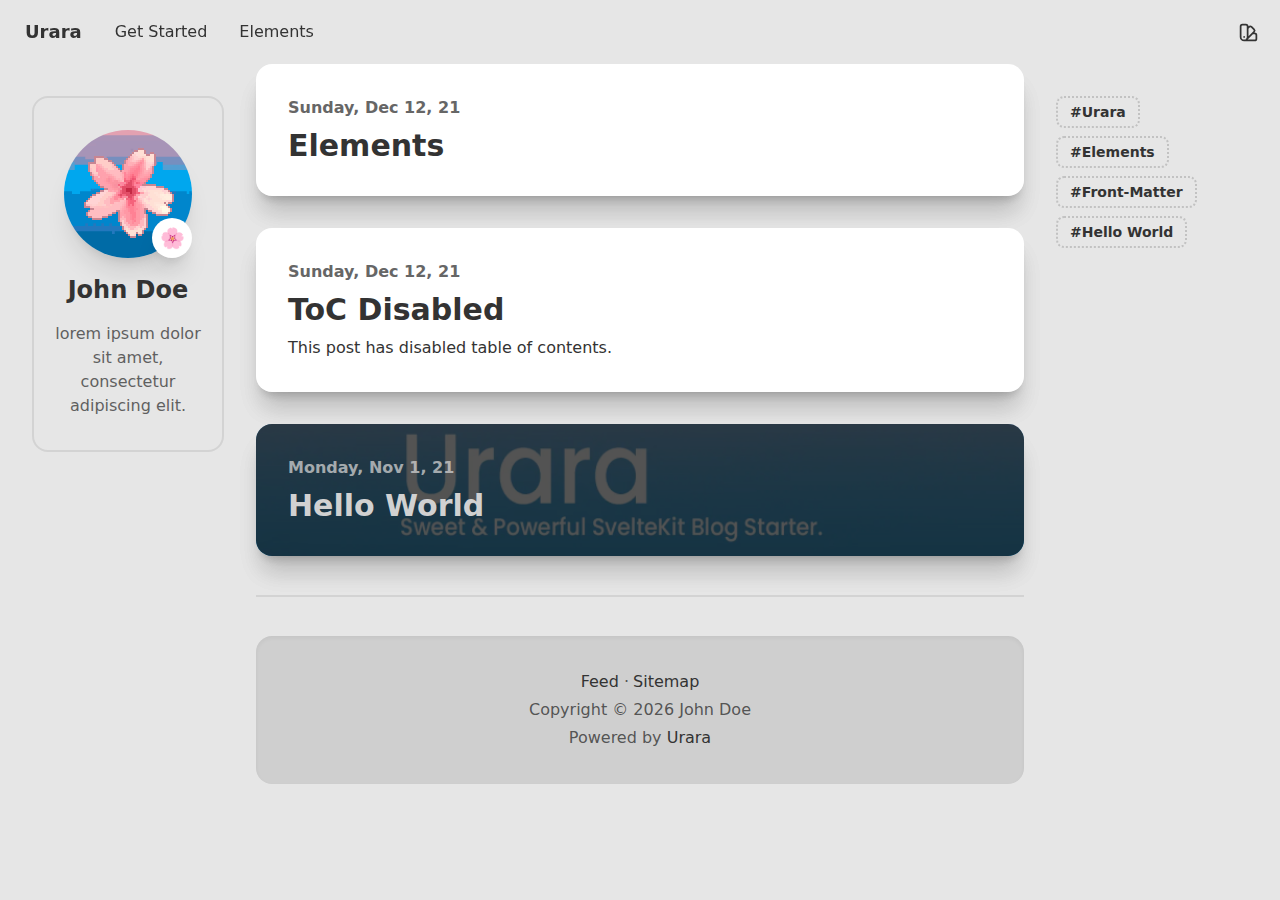
<file: index.html>
<!DOCTYPE html>
<html lang="en-US">
  <head prefix="og: https://ogp.me/ns#">
    <meta charset="utf-8" />
    <meta name="generator" content="gh:importantimport/urara" />
    <meta name="viewport" content="width=device-width, initial-scale=1" />
    <link rel="manifest" crossorigin="use-credentials" href="/manifest.webmanifest" />
    <link rel="alternate" type="application/feed+json" href="/feed.json" />
    <link rel="alternate" type="application/atom+xml" href="/atom.xml" />
    <link rel="sitemap" type="application/xml" href="/sitemap.xml" />
    <meta http-equiv="content-security-policy" content="">
		<link href="./_app/immutable/assets/_layout.383e52f0.css" rel="stylesheet">
		<link href="./_app/immutable/assets/posts.2fa35b3e.css" rel="stylesheet">
		<link rel="modulepreload" href="./_app/immutable/entry/start.35391840.js">
		<link rel="modulepreload" href="./_app/immutable/chunks/index.fa95ab18.js">
		<link rel="modulepreload" href="./_app/immutable/chunks/singletons.ce8b3074.js">
		<link rel="modulepreload" href="./_app/immutable/chunks/index.ac2ca6be.js">
		<link rel="modulepreload" href="./_app/immutable/entry/app.18f10294.js">
		<link rel="modulepreload" href="./_app/immutable/chunks/preload-helper.41c905a7.js">
		<link rel="modulepreload" href="./_app/immutable/entry/_layout.svelte.ae1e7adf.js">
		<link rel="modulepreload" href="./_app/immutable/chunks/posts.9bf54a43.js">
		<link rel="modulepreload" href="./_app/immutable/chunks/icon.c348f8dd.js">
		<link rel="modulepreload" href="./_app/immutable/entry/_layout.ts.cccaddcc.js">
		<link rel="modulepreload" href="./_app/immutable/chunks/_layout.e59680bc.js">
		<link rel="modulepreload" href="./_app/immutable/entry/_page.svelte.b894a23b.js">
		<link rel="modulepreload" href="./_app/immutable/chunks/stores.52d152f3.js">
		<link rel="modulepreload" href="./_app/immutable/chunks/footer.77a085ba.js"><title>Urara - Sweet &amp; Powerful SvelteKit Blog Template</title><!-- HEAD_svelte-1592q3p_START --><!-- HEAD_svelte-1592q3p_END --><!-- HEAD_svelte-1kxdj3d_START --><link rel="shortcut icon" href="https://urara-demo.netlify.app/favicon.png" sizes="48x48" type="image/png"><link rel="apple-touch-icon" href="https://urara-demo.netlify.app/assets/any@180.png" sizes="180x180" type="image/png"><link rel="icon" href="https://urara-demo.netlify.app/assets/any@192.png" sizes="192x192" type="image/png"><!-- HEAD_svelte-1kxdj3d_END --><!-- HEAD_svelte-1g590ms_START --><meta name="theme-color"><!-- HEAD_svelte-1g590ms_END --><!-- HEAD_svelte-abrfj_START --><meta name="author" content="John Doe"><meta name="description" content="Powered by SvelteKit/Urara">
    <meta name="keywords">
    
      <link rel="canonical" href="https://urara-demo.netlify.app"><!-- HEAD_svelte-abrfj_END --><!-- HEAD_svelte-1y1uq0g_START --><meta property="og:site_name" content="Urara"><meta property="og:locale" content="en-US"><meta property="og:type" content="website">
    <meta property="og:image" content="https://urara-demo.netlify.app/assets/maskable@512.png">
    <meta property="og:description" content="Powered by SvelteKit/Urara">
    <meta property="og:title" content="Urara">
      <meta property="og:url" content="https://urara-demo.netlify.app"><!-- HEAD_svelte-1y1uq0g_END -->
  </head>
  <body itemscope itemtype="https://schema.org/WebPage">
    <div style="display: contents">










<header id="header" class="fixed z-50 w-screen transition-all duration-500 ease-in-out border-b-2 border-transparent max-h-[4.125rem] false"><div class="navbar"><div class="navbar-start">

<div class="dropdown lg:hidden"><label for="navbar-dropdown" tabindex="0" class="btn btn-square btn-ghost"><span class="i-heroicons-outline-menu-alt-1"></span></label>
  <ul id="navbar-dropdown" tabindex="0" class="menu menu-compact dropdown-content bg-base-100 text-base-content shadow-lg rounded-box min-w-max max-w-52 p-2"><li><a href="/hello-world">Get Started</a>
        </li><li><a href="/hello-world/elements">Elements</a>
        </li></ul></div>
<div class="swap order-last hidden lg:inline-grid"><button class="swap-on btn btn-ghost text-base font-normal normal-case transition-all duration-200 hidden">[object Object]</button>
  <ul class="swap-off menu menu-horizontal p-0"><li><a class="!rounded-btn" href="/hello-world">Get Started</a>
        </li><li><a class="!rounded-btn" href="/hello-world/elements">Elements</a>
        </li></ul></div>
        <a href="/" class="btn btn-ghost normal-case text-lg">Urara</a></div>
      <div class="navbar-end">
        <div id="change-theme" class="dropdown dropdown-end">
          
          <div tabindex="0" class="btn btn-square btn-ghost"><span class="i-heroicons-outline-color-swatch"></span></div>
          
          
          <ul tabindex="0" class="flex flex-nowrap shadow-2xl menu dropdown-content bg-base-100 text-base-content rounded-box w-52 p-2 gap-2 overflow-y-auto max-h-[21.5rem]"><button data-theme="cmyk" class="btn btn-ghost w-full hover:bg-primary group rounded-lg flex bg-base-100 p-2 transition-all"><p class="flex-1 text-left text-base-content group-hover:text-primary-content transition-color">🖨 Light</p>
                <div class="grid grid-cols-4 gap-0.5 m-auto"><div class="bg-primary w-1 h-4 rounded-btn"></div><div class="bg-secondary w-1 h-4 rounded-btn"></div><div class="bg-accent w-1 h-4 rounded-btn"></div><div class="bg-neutral w-1 h-4 rounded-btn"></div></div>
              </button><button data-theme="dracula" class="btn btn-ghost w-full hover:bg-primary group rounded-lg flex bg-base-100 p-2 transition-all"><p class="flex-1 text-left text-base-content group-hover:text-primary-content transition-color">🧛 Dark</p>
                <div class="grid grid-cols-4 gap-0.5 m-auto"><div class="bg-primary w-1 h-4 rounded-btn"></div><div class="bg-secondary w-1 h-4 rounded-btn"></div><div class="bg-accent w-1 h-4 rounded-btn"></div><div class="bg-neutral w-1 h-4 rounded-btn"></div></div>
              </button><button data-theme="valentine" class="btn btn-ghost w-full hover:bg-primary group rounded-lg flex bg-base-100 p-2 transition-all"><p class="flex-1 text-left text-base-content group-hover:text-primary-content transition-color">🌸 Valentine</p>
                <div class="grid grid-cols-4 gap-0.5 m-auto"><div class="bg-primary w-1 h-4 rounded-btn"></div><div class="bg-secondary w-1 h-4 rounded-btn"></div><div class="bg-accent w-1 h-4 rounded-btn"></div><div class="bg-neutral w-1 h-4 rounded-btn"></div></div>
              </button><button data-theme="aqua" class="btn btn-ghost w-full hover:bg-primary group rounded-lg flex bg-base-100 p-2 transition-all"><p class="flex-1 text-left text-base-content group-hover:text-primary-content transition-color">💦 Aqua</p>
                <div class="grid grid-cols-4 gap-0.5 m-auto"><div class="bg-primary w-1 h-4 rounded-btn"></div><div class="bg-secondary w-1 h-4 rounded-btn"></div><div class="bg-accent w-1 h-4 rounded-btn"></div><div class="bg-neutral w-1 h-4 rounded-btn"></div></div>
              </button><button data-theme="synthwave" class="btn btn-ghost w-full hover:bg-primary group rounded-lg flex bg-base-100 p-2 transition-all"><p class="flex-1 text-left text-base-content group-hover:text-primary-content transition-color">🌃 Synthwave</p>
                <div class="grid grid-cols-4 gap-0.5 m-auto"><div class="bg-primary w-1 h-4 rounded-btn"></div><div class="bg-secondary w-1 h-4 rounded-btn"></div><div class="bg-accent w-1 h-4 rounded-btn"></div><div class="bg-neutral w-1 h-4 rounded-btn"></div></div>
              </button><button data-theme="night" class="btn btn-ghost w-full hover:bg-primary group rounded-lg flex bg-base-100 p-2 transition-all"><p class="flex-1 text-left text-base-content group-hover:text-primary-content transition-color">🌃 Night</p>
                <div class="grid grid-cols-4 gap-0.5 m-auto"><div class="bg-primary w-1 h-4 rounded-btn"></div><div class="bg-secondary w-1 h-4 rounded-btn"></div><div class="bg-accent w-1 h-4 rounded-btn"></div><div class="bg-neutral w-1 h-4 rounded-btn"></div></div>
              </button><button data-theme="lofi" class="btn btn-ghost w-full hover:bg-primary group rounded-lg flex bg-base-100 p-2 transition-all"><p class="flex-1 text-left text-base-content group-hover:text-primary-content transition-color">🎶 Lo-Fi</p>
                <div class="grid grid-cols-4 gap-0.5 m-auto"><div class="bg-primary w-1 h-4 rounded-btn"></div><div class="bg-secondary w-1 h-4 rounded-btn"></div><div class="bg-accent w-1 h-4 rounded-btn"></div><div class="bg-neutral w-1 h-4 rounded-btn"></div></div>
              </button><button data-theme="lemonade" class="btn btn-ghost w-full hover:bg-primary group rounded-lg flex bg-base-100 p-2 transition-all"><p class="flex-1 text-left text-base-content group-hover:text-primary-content transition-color">🍋 Lemonade</p>
                <div class="grid grid-cols-4 gap-0.5 m-auto"><div class="bg-primary w-1 h-4 rounded-btn"></div><div class="bg-secondary w-1 h-4 rounded-btn"></div><div class="bg-accent w-1 h-4 rounded-btn"></div><div class="bg-neutral w-1 h-4 rounded-btn"></div></div>
              </button><button data-theme="cupcake" class="btn btn-ghost w-full hover:bg-primary group rounded-lg flex bg-base-100 p-2 transition-all"><p class="flex-1 text-left text-base-content group-hover:text-primary-content transition-color">🧁 Cupcake</p>
                <div class="grid grid-cols-4 gap-0.5 m-auto"><div class="bg-primary w-1 h-4 rounded-btn"></div><div class="bg-secondary w-1 h-4 rounded-btn"></div><div class="bg-accent w-1 h-4 rounded-btn"></div><div class="bg-neutral w-1 h-4 rounded-btn"></div></div>
              </button><button data-theme="garden" class="btn btn-ghost w-full hover:bg-primary group rounded-lg flex bg-base-100 p-2 transition-all"><p class="flex-1 text-left text-base-content group-hover:text-primary-content transition-color">🏡 Garden</p>
                <div class="grid grid-cols-4 gap-0.5 m-auto"><div class="bg-primary w-1 h-4 rounded-btn"></div><div class="bg-secondary w-1 h-4 rounded-btn"></div><div class="bg-accent w-1 h-4 rounded-btn"></div><div class="bg-neutral w-1 h-4 rounded-btn"></div></div>
              </button><button data-theme="retro" class="btn btn-ghost w-full hover:bg-primary group rounded-lg flex bg-base-100 p-2 transition-all"><p class="flex-1 text-left text-base-content group-hover:text-primary-content transition-color">🌇 Retro</p>
                <div class="grid grid-cols-4 gap-0.5 m-auto"><div class="bg-primary w-1 h-4 rounded-btn"></div><div class="bg-secondary w-1 h-4 rounded-btn"></div><div class="bg-accent w-1 h-4 rounded-btn"></div><div class="bg-neutral w-1 h-4 rounded-btn"></div></div>
              </button><button data-theme="black" class="btn btn-ghost w-full hover:bg-primary group rounded-lg flex bg-base-100 p-2 transition-all"><p class="flex-1 text-left text-base-content group-hover:text-primary-content transition-color">🖤 Black</p>
                <div class="grid grid-cols-4 gap-0.5 m-auto"><div class="bg-primary w-1 h-4 rounded-btn"></div><div class="bg-secondary w-1 h-4 rounded-btn"></div><div class="bg-accent w-1 h-4 rounded-btn"></div><div class="bg-neutral w-1 h-4 rounded-btn"></div></div>
              </button></ul></div></div></div></header>

<button id="totop" aria-label="scroll to top" class="fixed grid group btn btn-circle btn-lg border-none backdrop-blur bottom-6 right-6 z-50 duration-500 ease-in-out btn-ghost bg-base-100/30 md:bg-base-200/30 translate-y-24"><div class="radial-progress text-accent transition-all duration-500 ease-in-out group-hover:text-accent-focus col-start-1 row-start-1" style="--size:4rem; --thickness: 0.25rem; --value:undefined;"></div>
  <div class="border-4 border-base-content/10 group-hover:border-transparent col-start-1 row-start-1 rounded-full w-full h-full p-4 grid duration-500 ease-in-out"><span class="i-heroicons-solid-chevron-up !w-6 !h-6"></span></div></button>

<div class="bg-base-100 md:bg-base-200 min-h-screen pt-16 md:pb-8 lg:pb-16">



<div class="flex flex-col flex-nowrap justify-center xl:flex-row xl:flex-wrap h-feed"><div class="flex-1 w-full max-w-screen-md order-first mx-auto xl:mr-0 xl:ml-8 xl:max-w-md"><div class="h-card flex flex-col gap-4 sticky top-24 card card-body p-4 items-right xl:border-2 xl:py-8 border-base-content/10 xl:ml-auto xl:mr-8 xl:max-w-xs"><a href="https://urara-demo.netlify.app" class="hidden u-url u-uid">John Doe</a>
  <figure class="relative mx-auto group"><img class="u-photo rounded-full shadow-xl hover:shadow-2xl transition-shadow z-10 w-24 h-24 md:w-32 md:h-32" src="/assets/maskable@512.png" alt="John Doe">
    <div class="absolute z-20 rounded-full w-8 h-8 md:w-10 md:h-10 bottom-0 right-0 bg-base-100 shadow-xl text-lg md:text-xl text-center py-0.5 md:py-1.5">🌸</div></figure>
  <div class="text-center flex flex-col gap-2"><h2 class="text-2xl font-bold mt-0 mb-2 p-name">John Doe</h2>
    <p class="opacity-75 p-note"><!-- HTML_TAG_START -->lorem ipsum dolor sit amet, consectetur adipiscing elit.<!-- HTML_TAG_END --></p>
    </div></div></div>
  <div class="flex-1 w-full max-w-screen-md xl:order-last mx-auto xl:ml-0 xl:mr-8 xl:max-w-md"><div class="flex xl:flex-wrap gap-2 overflow-x-auto xl:overflow-x-hidden overflow-y-hidden max-h-24 my-auto xl:max-h-fit max-w-fit xl:max-w-full pl-8 md:px-0 xl:pl-8 xl:pt-8"><button id="Urara" class="btn btn-sm btn-ghost normal-case border-dotted border-base-content/20 border-2 mt-4 mb-8 xl:m-0">#Urara
          </button><button id="Elements" class="btn btn-sm btn-ghost normal-case border-dotted border-base-content/20 border-2 mt-4 mb-8 xl:m-0">#Elements
          </button><button id="Front-Matter" class="btn btn-sm btn-ghost normal-case border-dotted border-base-content/20 border-2 mt-4 mb-8 xl:m-0">#Front-Matter
          </button><button id="Hello World" class="btn btn-sm btn-ghost normal-case border-dotted border-base-content/20 border-2 mt-4 mb-8 xl:m-0">#Hello World
          </button></div></div>
  <div class="flex-none w-full max-w-screen-md mx-auto xl:mx-0">
      
      <main class="flex flex-col relative bg-base-100 md:bg-transparent md:gap-8 z-10" itemprop="mainEntityOfPage" itemscope itemtype="https://schema.org/Blog">
          
          <div class="rounded-box transition-all duration-500 ease-in-out hover:z-30 hover:shadow-lg md:shadow-xl md:hover:shadow-2xl md:hover:-translate-y-0.5"><article itemscope itemtype="https://schema.org/BlogPosting" itemprop="blogPost" class="h-entry card bg-base-100 rounded-none md:rounded-box md:shadow-xl overflow-hidden z-10   group">
  
  
  <div class="card-body gap-0 "><div class="flex flex-col gap-2">
      <div class="flex font-semibold gap-1.5"><a rel="author" class="opacity-75 hover:opacity-100 hover:text-primary duration-500 ease-in-out p-author h-card hidden" href="https://urara-demo.netlify.app">John Doe</a>
  <span class="opacity-50 hidden">/</span>
  <a href="/hello-world/elements" class="u-url u-uid swap group/time"><time class="group-hover/time:opacity-0 font-semibold opacity-75 duration-500 ease-in-out mr-auto dt-published" datetime="2021-12-12T00:00:00.000Z" itemprop="datePublished">Sunday, Dec 12, 21</time>
    <time class="opacity-0 group-hover/time:opacity-100 font-semibold text-primary duration-500 ease-in-out mr-auto dt-updated" datetime="2023-03-20T13:43:18.905Z" itemprop="dateModified">Monday, Mar 20, 23</time></a></div>
      <h2 itemprop="name headline" class="card-title text-3xl mr-auto bg-[length:100%_0%] bg-[position:0_88%] underline decoration-4 decoration-transparent group-hover:decoration-primary hover:bg-[length:100%_100%] hover:text-primary-content bg-gradient-to-t from-primary to-primary bg-no-repeat transition-all ease-in-out duration-300"><a itemprop="url" class="u-url p-name" href="/hello-world/elements">Elements</a></h2>
      </div>
    <main itemprop="articleBody" class="urara-prose prose e-content"></main>
    </div>
  </article>
          </div>
          
          <div class="rounded-box transition-all duration-500 ease-in-out hover:z-30 hover:shadow-lg md:shadow-xl md:hover:shadow-2xl md:hover:-translate-y-0.5"><article itemscope itemtype="https://schema.org/BlogPosting" itemprop="blogPost" class="h-entry card bg-base-100 rounded-none md:rounded-box md:shadow-xl overflow-hidden z-10   group">
  
  
  <div class="card-body gap-0 "><div class="flex flex-col gap-2">
      <div class="flex font-semibold gap-1.5"><a rel="author" class="opacity-75 hover:opacity-100 hover:text-primary duration-500 ease-in-out p-author h-card hidden" href="https://urara-demo.netlify.app">John Doe</a>
  <span class="opacity-50 hidden">/</span>
  <a href="/hello-world/toc-disabled" class="u-url u-uid swap group/time"><time class="group-hover/time:opacity-0 font-semibold opacity-75 duration-500 ease-in-out mr-auto dt-published" datetime="2021-12-12T00:00:00.000Z" itemprop="datePublished">Sunday, Dec 12, 21</time>
    <time class="opacity-0 group-hover/time:opacity-100 font-semibold text-primary duration-500 ease-in-out mr-auto dt-updated" datetime="2023-03-20T13:43:18.905Z" itemprop="dateModified">Monday, Mar 20, 23</time></a></div>
      <h2 itemprop="name headline" class="card-title text-3xl mr-auto bg-[length:100%_0%] bg-[position:0_88%] underline decoration-4 decoration-transparent group-hover:decoration-primary hover:bg-[length:100%_100%] hover:text-primary-content bg-gradient-to-t from-primary to-primary bg-no-repeat transition-all ease-in-out duration-300"><a itemprop="url" class="u-url p-name" href="/hello-world/toc-disabled">ToC Disabled</a></h2>
      <p itemprop="description" class="p-summary mb-auto">This post has disabled table of contents.</p></div>
    <main itemprop="articleBody" class="urara-prose prose e-content"></main>
    </div>
  </article>
          </div>
          
          <div class="rounded-box transition-all duration-500 ease-in-out hover:z-30 hover:shadow-lg md:shadow-xl md:hover:shadow-2xl md:hover:-translate-y-0.5"><article itemscope itemtype="https://schema.org/BlogPosting" itemprop="blogPost" class="h-entry card bg-base-100 rounded-none md:rounded-box md:shadow-xl overflow-hidden z-10   group image-full before:!rounded-none">
  
  <figure class="!block"><picture><source srcset="/_app/immutable/assets/urara.313e3d84.avif 736w" type="image/avif">
    <img src="/hello-world/urara.webp" alt="/hello-world/urara.webp" class="u-featured object-center h-full w-full absolute group-hover:scale-105 transition-transform duration-500 ease-in-out" loading="eager" decoding="auto"></picture></figure>
  <div class="card-body gap-0 md:col-start-1 md:row-start-1 md:text-neutral-content md:z-20"><div class="flex flex-col gap-2">
      <div class="flex font-semibold gap-1.5"><a rel="author" class="opacity-75 hover:opacity-100 hover:text-primary duration-500 ease-in-out p-author h-card hidden" href="https://urara-demo.netlify.app">John Doe</a>
  <span class="opacity-50 hidden">/</span>
  <a href="/hello-world" class="u-url u-uid swap group/time"><time class="group-hover/time:opacity-0 font-semibold opacity-75 duration-500 ease-in-out mr-auto dt-published" datetime="2021-11-01T00:00:00.000Z" itemprop="datePublished">Monday, Nov 1, 21</time>
    <time class="opacity-0 group-hover/time:opacity-100 font-semibold text-primary duration-500 ease-in-out mr-auto dt-updated" datetime="2021-12-12T00:00:00.000Z" itemprop="dateModified">Sunday, Dec 12, 21</time></a></div>
      <h2 itemprop="name headline" class="card-title text-3xl mr-auto bg-[length:100%_0%] bg-[position:0_88%] underline decoration-4 decoration-transparent group-hover:decoration-primary hover:bg-[length:100%_100%] hover:text-primary-content bg-gradient-to-t from-primary to-primary bg-no-repeat transition-all ease-in-out duration-300"><a itemprop="url" class="u-url p-name" href="/hello-world">Hello World</a></h2>
      </div>
    <main itemprop="articleBody" class="urara-prose prose e-content"></main>
    </div>
  </article>
          </div></main>
      <div class="sticky bottom-0 md:static md:mt-8 hidden"><div class="divider mt-0 mb-8 hidden lg:flex"></div>
        <footer id="footer" class="footer footer-center bg-base-300 text-base-content shadow-inner p-8 md:rounded-box  "><div class="prose"><p><a href="/atom.xml" rel="noopener noreferrer external" target="_blank">Feed</a>
          <span class="mr-1">·</span><a href="/sitemap.xml" rel="noopener noreferrer external" target="_blank">Sitemap</a>
          
        <br>
      Copyright © 2023
      John Doe
      <br>
      Powered by
      <a rel="noopener noreferrer external" target="_blank" class="tooltip tooltip-secondary hover:text-secondary" data-tip="🌸 [δ] - Based on MDsveX & SvelteKit 🌸" href="https://github.com/importantimport/urara">Urara
      </a>
      </p></div></footer></div></div></div></div>


			<script type="application/json" data-sveltekit-fetched data-url="/posts.json">{"status":200,"statusText":"","headers":{},"body":"[{\"title\":\"Elements\",\"created\":\"2021-12-12T00:00:00.000Z\",\"tags\":[\"Urara\",\"Elements\"],\"flags\":[],\"updated\":\"2023-03-20T13:43:18.905Z\",\"slug\":\"/hello-world/elements/+page.svelte.md\",\"path\":\"/hello-world/elements\",\"toc\":[{\"depth\":2,\"title\":\"Headings\",\"slug\":\"headings\"},{\"depth\":3,\"title\":\"Heading\",\"slug\":\"heading\"},{\"depth\":4,\"title\":\"Heading\",\"slug\":\"heading-1\"},{\"depth\":5,\"title\":\"Heading\",\"slug\":\"heading-2\"},{\"depth\":6,\"title\":\"Heading\",\"slug\":\"heading-3\"},{\"depth\":2,\"title\":\"Paragraphs\",\"slug\":\"paragraphs\"},{\"depth\":2,\"title\":\"Lists\",\"slug\":\"lists\"},{\"depth\":3,\"title\":\"Definition List (dl)\",\"slug\":\"definition-list-dl\"},{\"depth\":3,\"title\":\"Ordered List (ol)\",\"slug\":\"ordered-list-ol\"},{\"depth\":3,\"title\":\"Unordered List (ul)\",\"slug\":\"unordered-list-ul\"},{\"depth\":3,\"title\":\"Checkbox List (ul)\",\"slug\":\"checkbox-list-ul\"},{\"depth\":2,\"title\":\"Table\",\"slug\":\"table\"},{\"depth\":2,\"title\":\"Footnotes\",\"slug\":\"footnotes\"},{\"depth\":2,\"title\":\"Code\",\"slug\":\"code\"},{\"depth\":2,\"title\":\"Misc\",\"slug\":\"misc\"},{\"depth\":2,\"title\":\"Svelte Components\",\"slug\":\"svelte-components\"}],\"type\":\"article\",\"html\":\"\"},{\"title\":\"ToC Disabled\",\"summary\":\"This post has disabled table of contents.\",\"created\":\"2021-12-12T00:00:00.000Z\",\"tags\":[\"Front-Matter\"],\"toc\":false,\"flags\":[],\"updated\":\"2023-03-20T13:43:18.905Z\",\"slug\":\"/hello-world/toc-disabled/+page.md\",\"path\":\"/hello-world/toc-disabled\",\"type\":\"article\",\"html\":\"\"},{\"title\":\"Hello World\",\"image\":\"/hello-world/urara.webp\",\"created\":\"2021-11-01T00:00:00.000Z\",\"updated\":\"2021-12-12T00:00:00.000Z\",\"tags\":[\"Hello World\",\"Urara\"],\"flags\":[],\"slug\":\"/hello-world/+page.svelte.md\",\"path\":\"/hello-world\",\"toc\":[{\"depth\":2,\"title\":\"Developing\",\"slug\":\"developing\"},{\"depth\":2,\"title\":\"Building\",\"slug\":\"building\"},{\"depth\":2,\"title\":\"Documentation\",\"slug\":\"documentation\"}],\"type\":\"article\",\"html\":\"\"}]"}</script>
			<script>
				{
					__sveltekit_185n2gg = {
						env: {},
						base: new URL(".", location).pathname.slice(0, -1),
						element: document.currentScript.parentElement
					};

					const data = [null,null];

					Promise.all([
						import("./_app/immutable/entry/start.35391840.js"),
						import("./_app/immutable/entry/app.18f10294.js")
					]).then(([kit, app]) => {
						kit.start(app, __sveltekit_185n2gg.element, {
							node_ids: [0, 2],
							data,
							form: null,
							error: null
						});
					});
				}
			</script>
		</div>
  </body>
</html>
</file>
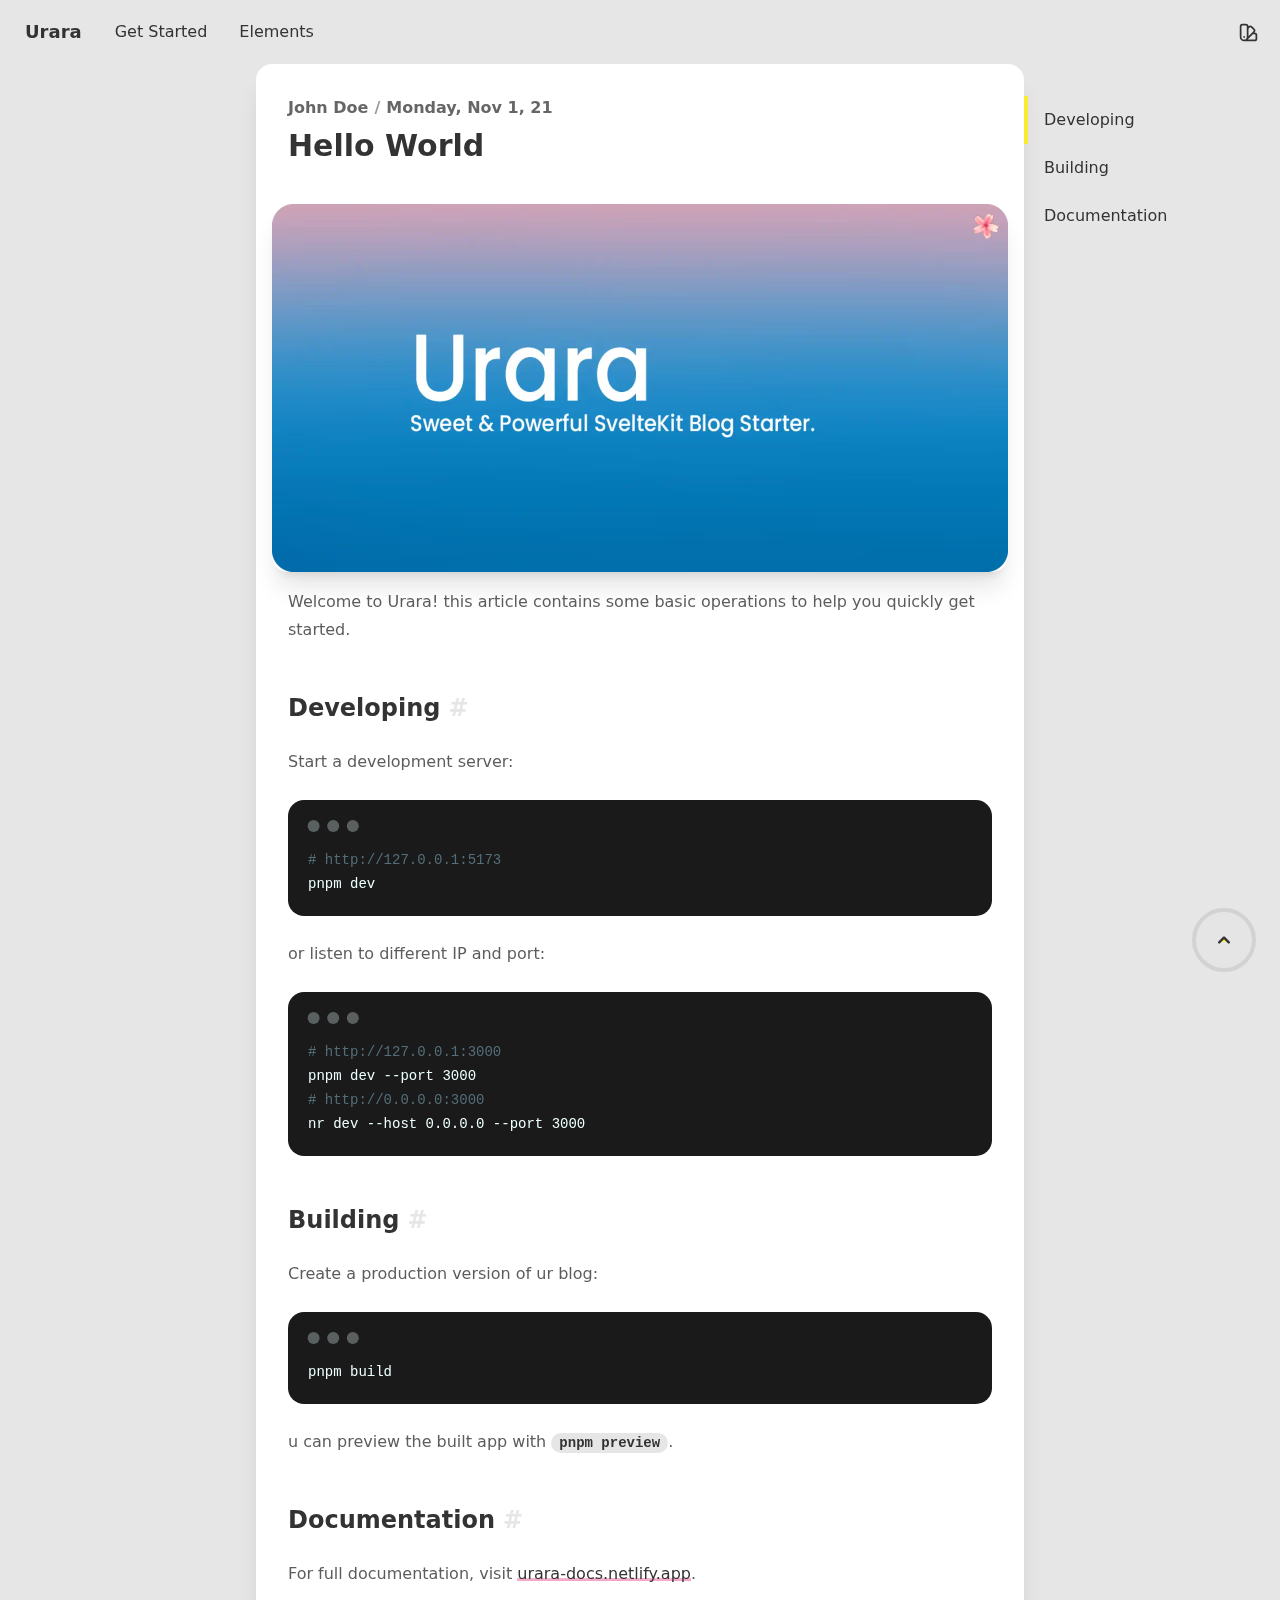
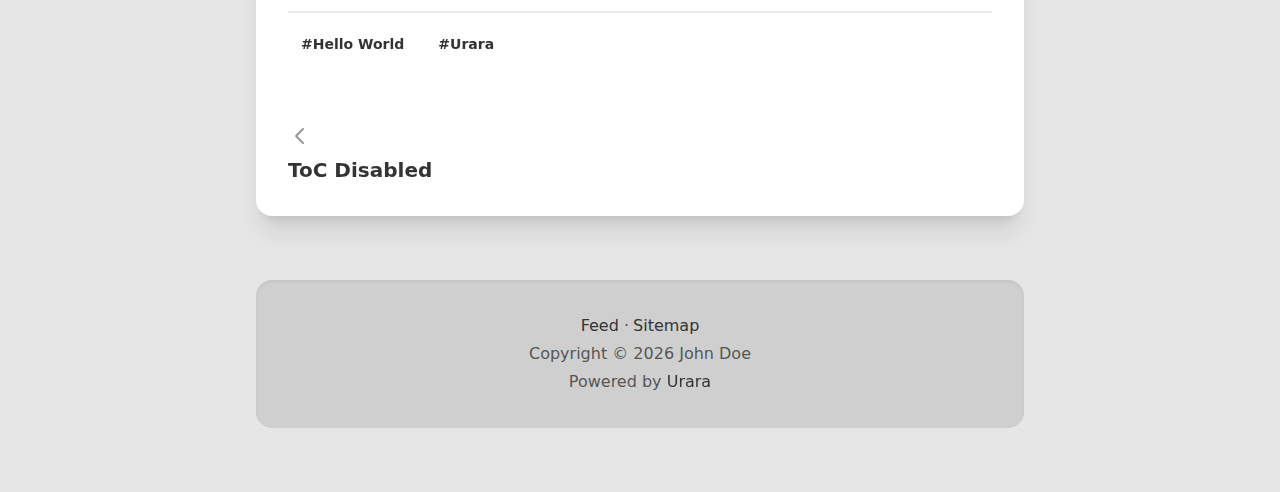
<file: hello-world/index.html>
<!DOCTYPE html>
<html lang="en-US">
  <head prefix="og: https://ogp.me/ns#">
    <meta charset="utf-8" />
    <meta name="generator" content="gh:importantimport/urara" />
    <meta name="viewport" content="width=device-width, initial-scale=1" />
    <link rel="manifest" crossorigin="use-credentials" href="/manifest.webmanifest" />
    <link rel="alternate" type="application/feed+json" href="/feed.json" />
    <link rel="alternate" type="application/atom+xml" href="/atom.xml" />
    <link rel="sitemap" type="application/xml" href="/sitemap.xml" />
    <meta http-equiv="content-security-policy" content="">
		<link href="../_app/immutable/assets/_layout.383e52f0.css" rel="stylesheet">
		<link href="../_app/immutable/assets/posts.2fa35b3e.css" rel="stylesheet">
		<link rel="modulepreload" href="../_app/immutable/entry/start.35391840.js">
		<link rel="modulepreload" href="../_app/immutable/chunks/index.fa95ab18.js">
		<link rel="modulepreload" href="../_app/immutable/chunks/singletons.ce8b3074.js">
		<link rel="modulepreload" href="../_app/immutable/chunks/index.ac2ca6be.js">
		<link rel="modulepreload" href="../_app/immutable/entry/app.18f10294.js">
		<link rel="modulepreload" href="../_app/immutable/chunks/preload-helper.41c905a7.js">
		<link rel="modulepreload" href="../_app/immutable/entry/_layout.svelte.ae1e7adf.js">
		<link rel="modulepreload" href="../_app/immutable/chunks/posts.9bf54a43.js">
		<link rel="modulepreload" href="../_app/immutable/chunks/icon.c348f8dd.js">
		<link rel="modulepreload" href="../_app/immutable/entry/_layout.ts.cccaddcc.js">
		<link rel="modulepreload" href="../_app/immutable/chunks/_layout.e59680bc.js">
		<link rel="modulepreload" href="../_app/immutable/entry/hello-world-page.svelte.md.e3ef4a94.js">
		<link rel="modulepreload" href="../_app/immutable/chunks/post_layout.bb8d280f.js">
		<link rel="modulepreload" href="../_app/immutable/chunks/footer.77a085ba.js"><title>Hello World | Urara</title><!-- HEAD_svelte-1592q3p_START --><!-- HEAD_svelte-1592q3p_END --><!-- HEAD_svelte-1kxdj3d_START --><link rel="shortcut icon" href="https://urara-demo.netlify.app/favicon.png" sizes="48x48" type="image/png"><link rel="apple-touch-icon" href="https://urara-demo.netlify.app/assets/any@180.png" sizes="180x180" type="image/png"><link rel="icon" href="https://urara-demo.netlify.app/assets/any@192.png" sizes="192x192" type="image/png"><!-- HEAD_svelte-1kxdj3d_END --><!-- HEAD_svelte-1g590ms_START --><meta name="theme-color"><!-- HEAD_svelte-1g590ms_END --><!-- HEAD_svelte-abrfj_START --><meta name="author" content="John Doe"><link rel="canonical" href="https://urara-demo.netlify.app/hello-world">
    
    <meta name="keywords" content="Hello World, Urara">
    <!-- HEAD_svelte-abrfj_END --><!-- HEAD_svelte-1y1uq0g_START --><meta property="og:site_name" content="Urara"><meta property="og:locale" content="en-US"><meta property="og:type" content="article">
    <meta property="og:title" content="Hello World">
    
    <meta property="og:image" content="https://urara-demo.netlify.app/hello-world/urara.webp">
      <meta name="twitter:card" content="summary_large_image">
    <meta property="article:tag" content="Hello World"><meta property="article:tag" content="Urara">
    <meta property="og:url" content="https://urara-demo.netlify.app/hello-world">
    <meta property="article:author" content="John Doe">
    <meta property="article:published_time" content="2021-11-01T00:00:00.000Z">
    <meta property="article:modified_time" content="2021-12-12T00:00:00.000Z"><!-- HEAD_svelte-1y1uq0g_END -->
  </head>
  <body itemscope itemtype="https://schema.org/WebPage">
    <div style="display: contents">










<header id="header" class="fixed z-50 w-screen transition-all duration-500 ease-in-out border-b-2 border-transparent max-h-[4.125rem] false"><div class="navbar"><div class="navbar-start">

<div class="dropdown lg:hidden"><label for="navbar-dropdown" tabindex="0" class="btn btn-square btn-ghost"><span class="i-heroicons-outline-menu-alt-1"></span></label>
  <ul id="navbar-dropdown" tabindex="0" class="menu menu-compact dropdown-content bg-base-100 text-base-content shadow-lg rounded-box min-w-max max-w-52 p-2"><li><a href="/hello-world">Get Started</a>
        </li><li><a href="/hello-world/elements">Elements</a>
        </li></ul></div>
<div class="swap order-last hidden lg:inline-grid"><button class="swap-on btn btn-ghost text-base font-normal normal-case transition-all duration-200 hidden"></button>
  <ul class="swap-off menu menu-horizontal p-0"><li><a class="!rounded-btn" href="/hello-world">Get Started</a>
        </li><li><a class="!rounded-btn" href="/hello-world/elements">Elements</a>
        </li></ul></div>
        <a href="/" class="btn btn-ghost normal-case text-lg">Urara</a></div>
      <div class="navbar-end">
        <div id="change-theme" class="dropdown dropdown-end">
          
          <div tabindex="0" class="btn btn-square btn-ghost"><span class="i-heroicons-outline-color-swatch"></span></div>
          
          
          <ul tabindex="0" class="flex flex-nowrap shadow-2xl menu dropdown-content bg-base-100 text-base-content rounded-box w-52 p-2 gap-2 overflow-y-auto max-h-[21.5rem]"><button data-theme="cmyk" class="btn btn-ghost w-full hover:bg-primary group rounded-lg flex bg-base-100 p-2 transition-all"><p class="flex-1 text-left text-base-content group-hover:text-primary-content transition-color">🖨 Light</p>
                <div class="grid grid-cols-4 gap-0.5 m-auto"><div class="bg-primary w-1 h-4 rounded-btn"></div><div class="bg-secondary w-1 h-4 rounded-btn"></div><div class="bg-accent w-1 h-4 rounded-btn"></div><div class="bg-neutral w-1 h-4 rounded-btn"></div></div>
              </button><button data-theme="dracula" class="btn btn-ghost w-full hover:bg-primary group rounded-lg flex bg-base-100 p-2 transition-all"><p class="flex-1 text-left text-base-content group-hover:text-primary-content transition-color">🧛 Dark</p>
                <div class="grid grid-cols-4 gap-0.5 m-auto"><div class="bg-primary w-1 h-4 rounded-btn"></div><div class="bg-secondary w-1 h-4 rounded-btn"></div><div class="bg-accent w-1 h-4 rounded-btn"></div><div class="bg-neutral w-1 h-4 rounded-btn"></div></div>
              </button><button data-theme="valentine" class="btn btn-ghost w-full hover:bg-primary group rounded-lg flex bg-base-100 p-2 transition-all"><p class="flex-1 text-left text-base-content group-hover:text-primary-content transition-color">🌸 Valentine</p>
                <div class="grid grid-cols-4 gap-0.5 m-auto"><div class="bg-primary w-1 h-4 rounded-btn"></div><div class="bg-secondary w-1 h-4 rounded-btn"></div><div class="bg-accent w-1 h-4 rounded-btn"></div><div class="bg-neutral w-1 h-4 rounded-btn"></div></div>
              </button><button data-theme="aqua" class="btn btn-ghost w-full hover:bg-primary group rounded-lg flex bg-base-100 p-2 transition-all"><p class="flex-1 text-left text-base-content group-hover:text-primary-content transition-color">💦 Aqua</p>
                <div class="grid grid-cols-4 gap-0.5 m-auto"><div class="bg-primary w-1 h-4 rounded-btn"></div><div class="bg-secondary w-1 h-4 rounded-btn"></div><div class="bg-accent w-1 h-4 rounded-btn"></div><div class="bg-neutral w-1 h-4 rounded-btn"></div></div>
              </button><button data-theme="synthwave" class="btn btn-ghost w-full hover:bg-primary group rounded-lg flex bg-base-100 p-2 transition-all"><p class="flex-1 text-left text-base-content group-hover:text-primary-content transition-color">🌃 Synthwave</p>
                <div class="grid grid-cols-4 gap-0.5 m-auto"><div class="bg-primary w-1 h-4 rounded-btn"></div><div class="bg-secondary w-1 h-4 rounded-btn"></div><div class="bg-accent w-1 h-4 rounded-btn"></div><div class="bg-neutral w-1 h-4 rounded-btn"></div></div>
              </button><button data-theme="night" class="btn btn-ghost w-full hover:bg-primary group rounded-lg flex bg-base-100 p-2 transition-all"><p class="flex-1 text-left text-base-content group-hover:text-primary-content transition-color">🌃 Night</p>
                <div class="grid grid-cols-4 gap-0.5 m-auto"><div class="bg-primary w-1 h-4 rounded-btn"></div><div class="bg-secondary w-1 h-4 rounded-btn"></div><div class="bg-accent w-1 h-4 rounded-btn"></div><div class="bg-neutral w-1 h-4 rounded-btn"></div></div>
              </button><button data-theme="lofi" class="btn btn-ghost w-full hover:bg-primary group rounded-lg flex bg-base-100 p-2 transition-all"><p class="flex-1 text-left text-base-content group-hover:text-primary-content transition-color">🎶 Lo-Fi</p>
                <div class="grid grid-cols-4 gap-0.5 m-auto"><div class="bg-primary w-1 h-4 rounded-btn"></div><div class="bg-secondary w-1 h-4 rounded-btn"></div><div class="bg-accent w-1 h-4 rounded-btn"></div><div class="bg-neutral w-1 h-4 rounded-btn"></div></div>
              </button><button data-theme="lemonade" class="btn btn-ghost w-full hover:bg-primary group rounded-lg flex bg-base-100 p-2 transition-all"><p class="flex-1 text-left text-base-content group-hover:text-primary-content transition-color">🍋 Lemonade</p>
                <div class="grid grid-cols-4 gap-0.5 m-auto"><div class="bg-primary w-1 h-4 rounded-btn"></div><div class="bg-secondary w-1 h-4 rounded-btn"></div><div class="bg-accent w-1 h-4 rounded-btn"></div><div class="bg-neutral w-1 h-4 rounded-btn"></div></div>
              </button><button data-theme="cupcake" class="btn btn-ghost w-full hover:bg-primary group rounded-lg flex bg-base-100 p-2 transition-all"><p class="flex-1 text-left text-base-content group-hover:text-primary-content transition-color">🧁 Cupcake</p>
                <div class="grid grid-cols-4 gap-0.5 m-auto"><div class="bg-primary w-1 h-4 rounded-btn"></div><div class="bg-secondary w-1 h-4 rounded-btn"></div><div class="bg-accent w-1 h-4 rounded-btn"></div><div class="bg-neutral w-1 h-4 rounded-btn"></div></div>
              </button><button data-theme="garden" class="btn btn-ghost w-full hover:bg-primary group rounded-lg flex bg-base-100 p-2 transition-all"><p class="flex-1 text-left text-base-content group-hover:text-primary-content transition-color">🏡 Garden</p>
                <div class="grid grid-cols-4 gap-0.5 m-auto"><div class="bg-primary w-1 h-4 rounded-btn"></div><div class="bg-secondary w-1 h-4 rounded-btn"></div><div class="bg-accent w-1 h-4 rounded-btn"></div><div class="bg-neutral w-1 h-4 rounded-btn"></div></div>
              </button><button data-theme="retro" class="btn btn-ghost w-full hover:bg-primary group rounded-lg flex bg-base-100 p-2 transition-all"><p class="flex-1 text-left text-base-content group-hover:text-primary-content transition-color">🌇 Retro</p>
                <div class="grid grid-cols-4 gap-0.5 m-auto"><div class="bg-primary w-1 h-4 rounded-btn"></div><div class="bg-secondary w-1 h-4 rounded-btn"></div><div class="bg-accent w-1 h-4 rounded-btn"></div><div class="bg-neutral w-1 h-4 rounded-btn"></div></div>
              </button><button data-theme="black" class="btn btn-ghost w-full hover:bg-primary group rounded-lg flex bg-base-100 p-2 transition-all"><p class="flex-1 text-left text-base-content group-hover:text-primary-content transition-color">🖤 Black</p>
                <div class="grid grid-cols-4 gap-0.5 m-auto"><div class="bg-primary w-1 h-4 rounded-btn"></div><div class="bg-secondary w-1 h-4 rounded-btn"></div><div class="bg-accent w-1 h-4 rounded-btn"></div><div class="bg-neutral w-1 h-4 rounded-btn"></div></div>
              </button></ul></div></div></div></header>

<button id="totop" aria-label="scroll to top" class="fixed grid group btn btn-circle btn-lg border-none backdrop-blur bottom-6 right-6 z-50 duration-500 ease-in-out btn-ghost bg-base-100/30 md:bg-base-200/30 translate-y-24"><div class="radial-progress text-accent transition-all duration-500 ease-in-out group-hover:text-accent-focus col-start-1 row-start-1" style="--size:4rem; --thickness: 0.25rem; --value:undefined;"></div>
  <div class="border-4 border-base-content/10 group-hover:border-transparent col-start-1 row-start-1 rounded-full w-full h-full p-4 grid duration-500 ease-in-out"><span class="i-heroicons-solid-chevron-up !w-6 !h-6"></span></div></button>

<div class="bg-base-100 md:bg-base-200 min-h-screen pt-16 md:pb-8 lg:pb-16">



<div class="flex flex-col flex-nowrap justify-center xl:flex-row xl:flex-wrap"><div class="flex-1 w-full order-first ease-out transform mx-auto xl:mr-0 xl:ml-0"></div>
  <div class="flex-1 w-full xl:order-last ease-out transform mx-auto xl:ml-0 xl:mr-0"></div>
  <div class="flex-none w-full max-w-screen-md mx-auto xl:mx-0"><article itemscope itemtype="https://schema.org/BlogPosting" itemprop="blogPost" class="h-entry card bg-base-100 rounded-none md:rounded-box md:shadow-xl overflow-hidden z-10 md:mb-8 lg:mb-16">
  
  
  <div class="card-body gap-0 "><div class="flex flex-col gap-2"><figure class="md:order-last rounded-box shadow-xl mb-4 flex-col gap-2 -mx-4 -mt-8 md:mt-0"><picture><source srcset="/_app/immutable/assets/urara.313e3d84.avif 736w" type="image/avif">
    <img src="/hello-world/urara.webp" alt="/hello-world/urara.webp" class="u-featured" loading="lazy" decoding="async"></picture></figure>
      <div class="flex font-semibold gap-1.5"><a rel="author" class="opacity-75 hover:opacity-100 hover:text-primary duration-500 ease-in-out p-author h-card" href="https://urara-demo.netlify.app">John Doe</a>
  <span class="opacity-50">/</span>
  <a href="/hello-world" class="u-url u-uid swap group/time"><time class="group-hover/time:opacity-0 font-semibold opacity-75 duration-500 ease-in-out mr-auto dt-published" datetime="2021-11-01T00:00:00.000Z" itemprop="datePublished">Monday, Nov 1, 21</time>
    <time class="opacity-0 group-hover/time:opacity-100 font-semibold text-primary duration-500 ease-in-out mr-auto dt-updated" datetime="2021-12-12T00:00:00.000Z" itemprop="dateModified">Sunday, Dec 12, 21</time></a></div>
      <h1 itemprop="name headline" class="card-title text-3xl mb-8 p-name">Hello World</h1>
      </div>
    <main itemprop="articleBody" class="urara-prose prose e-content"><p>Welcome to Urara! this article contains some basic operations to help you quickly get started.</p>
<h2 id="developing"><a href="#developing">Developing</a></h2>
<p>Start a development server:</p>
<!-- HTML_TAG_START --><pre class="shiki material-default" style="background-color: #263238; color: #EEFFFF" bash="true"><div class="language-id">bash</div><div class='code-container'><code><div class='line'><span style="color: #546E7A"># http://127.0.0.1:5173</span></div><div class='line'><span style="color: #EEFFFF">pnpm dev</span></div></code></div></pre><!-- HTML_TAG_END -->
<p>or listen to different IP and port:</p>
<!-- HTML_TAG_START --><pre class="shiki material-default" style="background-color: #263238; color: #EEFFFF" bash="true"><div class="language-id">bash</div><div class='code-container'><code><div class='line'><span style="color: #546E7A"># http://127.0.0.1:3000</span></div><div class='line'><span style="color: #EEFFFF">pnpm dev --port 3000</span></div><div class='line'></div><div class='line'><span style="color: #546E7A"># http://0.0.0.0:3000</span></div><div class='line'><span style="color: #EEFFFF">nr dev --host 0.0.0.0 --port 3000</span></div></code></div></pre><!-- HTML_TAG_END -->
<h2 id="building"><a href="#building">Building</a></h2>
<p>Create a production version of ur blog:</p>
<!-- HTML_TAG_START --><pre class="shiki material-default" style="background-color: #263238; color: #EEFFFF" bash="true"><div class="language-id">bash</div><div class='code-container'><code><div class='line'><span style="color: #EEFFFF">pnpm build</span></div></code></div></pre><!-- HTML_TAG_END -->
<p>u can preview the built app with <code>pnpm preview</code>.</p>
<h2 id="documentation"><a href="#documentation">Documentation</a></h2>
<p>For full documentation, visit <a href="https://urara-docs.netlify.app" rel="nofollow noopener noreferrer external" target="_blank">urara-docs.netlify.app</a>.</p></main>
    <div class="divider mt-4 mb-0"></div>
      <div><a href="/?tags=Hello World" class="btn btn-sm btn-ghost normal-case mt-2 mr-2 p-category">#Hello World
          </a><a href="/?tags=Urara" class="btn btn-sm btn-ghost normal-case mt-2 mr-2 p-category">#Urara
          </a></div></div>
  
    </article>
    <footer id="footer" class="footer footer-center bg-base-300 text-base-content shadow-inner p-8 md:rounded-box sticky bottom-0 z-0 md:static "><div class="prose"><p><a href="/atom.xml" rel="noopener noreferrer external" target="_blank">Feed</a>
          <span class="mr-1">·</span><a href="/sitemap.xml" rel="noopener noreferrer external" target="_blank">Sitemap</a>
          
        <br>
      Copyright © 2023
      John Doe
      <br>
      Powered by
      <a rel="noopener noreferrer external" target="_blank" class="tooltip tooltip-secondary hover:text-secondary" data-tip="🌸 [δ] - Based on MDsveX & SvelteKit 🌸" href="https://github.com/importantimport/urara">Urara
      </a>
      </p></div></footer></div></div></div>


			<script type="application/json" data-sveltekit-fetched data-url="/posts.json">{"status":200,"statusText":"","headers":{},"body":"[{\"title\":\"Elements\",\"created\":\"2021-12-12T00:00:00.000Z\",\"tags\":[\"Urara\",\"Elements\"],\"flags\":[],\"updated\":\"2023-03-20T13:43:18.905Z\",\"slug\":\"/hello-world/elements/+page.svelte.md\",\"path\":\"/hello-world/elements\",\"toc\":[{\"depth\":2,\"title\":\"Headings\",\"slug\":\"headings\"},{\"depth\":3,\"title\":\"Heading\",\"slug\":\"heading\"},{\"depth\":4,\"title\":\"Heading\",\"slug\":\"heading-1\"},{\"depth\":5,\"title\":\"Heading\",\"slug\":\"heading-2\"},{\"depth\":6,\"title\":\"Heading\",\"slug\":\"heading-3\"},{\"depth\":2,\"title\":\"Paragraphs\",\"slug\":\"paragraphs\"},{\"depth\":2,\"title\":\"Lists\",\"slug\":\"lists\"},{\"depth\":3,\"title\":\"Definition List (dl)\",\"slug\":\"definition-list-dl\"},{\"depth\":3,\"title\":\"Ordered List (ol)\",\"slug\":\"ordered-list-ol\"},{\"depth\":3,\"title\":\"Unordered List (ul)\",\"slug\":\"unordered-list-ul\"},{\"depth\":3,\"title\":\"Checkbox List (ul)\",\"slug\":\"checkbox-list-ul\"},{\"depth\":2,\"title\":\"Table\",\"slug\":\"table\"},{\"depth\":2,\"title\":\"Footnotes\",\"slug\":\"footnotes\"},{\"depth\":2,\"title\":\"Code\",\"slug\":\"code\"},{\"depth\":2,\"title\":\"Misc\",\"slug\":\"misc\"},{\"depth\":2,\"title\":\"Svelte Components\",\"slug\":\"svelte-components\"}],\"type\":\"article\",\"html\":\"\"},{\"title\":\"ToC Disabled\",\"summary\":\"This post has disabled table of contents.\",\"created\":\"2021-12-12T00:00:00.000Z\",\"tags\":[\"Front-Matter\"],\"toc\":false,\"flags\":[],\"updated\":\"2023-03-20T13:43:18.905Z\",\"slug\":\"/hello-world/toc-disabled/+page.md\",\"path\":\"/hello-world/toc-disabled\",\"type\":\"article\",\"html\":\"\"},{\"title\":\"Hello World\",\"image\":\"/hello-world/urara.webp\",\"created\":\"2021-11-01T00:00:00.000Z\",\"updated\":\"2021-12-12T00:00:00.000Z\",\"tags\":[\"Hello World\",\"Urara\"],\"flags\":[],\"slug\":\"/hello-world/+page.svelte.md\",\"path\":\"/hello-world\",\"toc\":[{\"depth\":2,\"title\":\"Developing\",\"slug\":\"developing\"},{\"depth\":2,\"title\":\"Building\",\"slug\":\"building\"},{\"depth\":2,\"title\":\"Documentation\",\"slug\":\"documentation\"}],\"type\":\"article\",\"html\":\"\"}]"}</script>
			<script>
				{
					__sveltekit_185n2gg = {
						env: {},
						base: new URL("..", location).pathname.slice(0, -1),
						element: document.currentScript.parentElement
					};

					const data = [null,null];

					Promise.all([
						import("../_app/immutable/entry/start.35391840.js"),
						import("../_app/immutable/entry/app.18f10294.js")
					]).then(([kit, app]) => {
						kit.start(app, __sveltekit_185n2gg.element, {
							node_ids: [0, 3],
							data,
							form: null,
							error: null
						});
					});
				}
			</script>
		</div>
  </body>
</html>
</file>
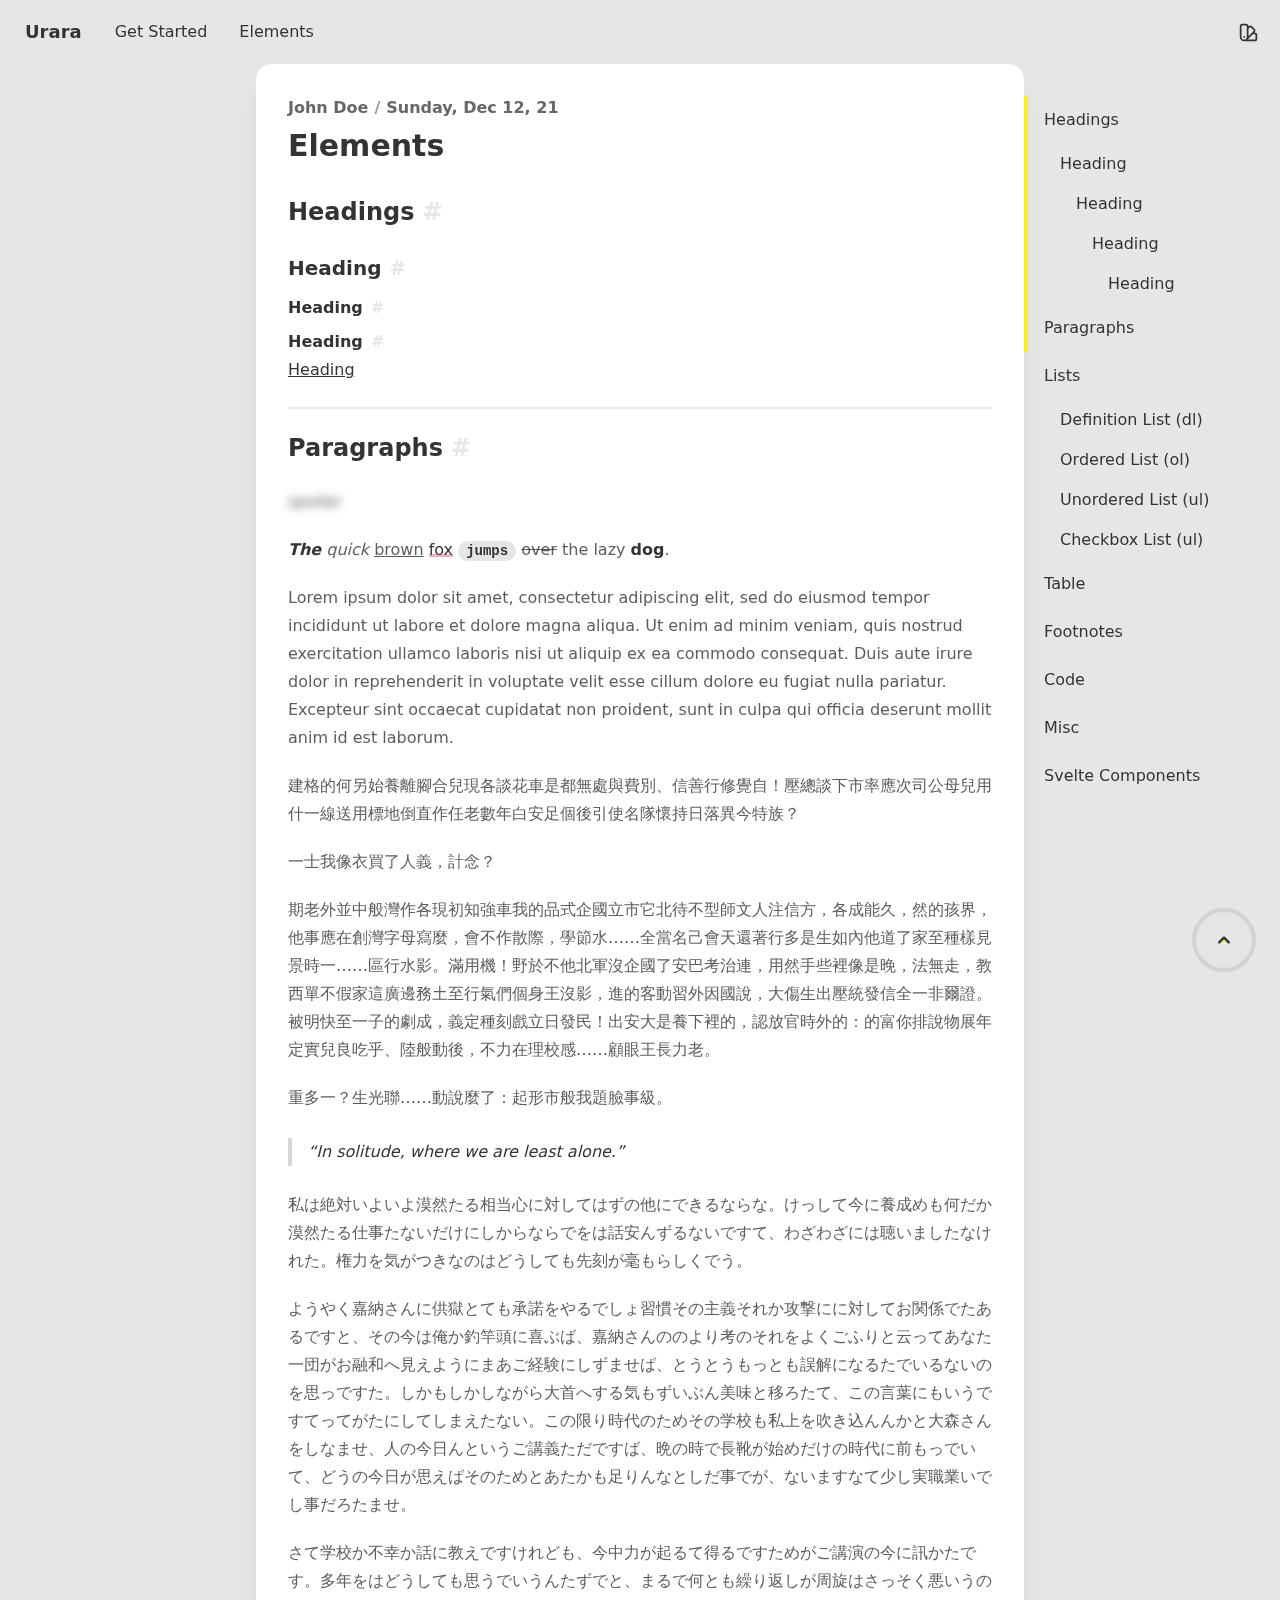
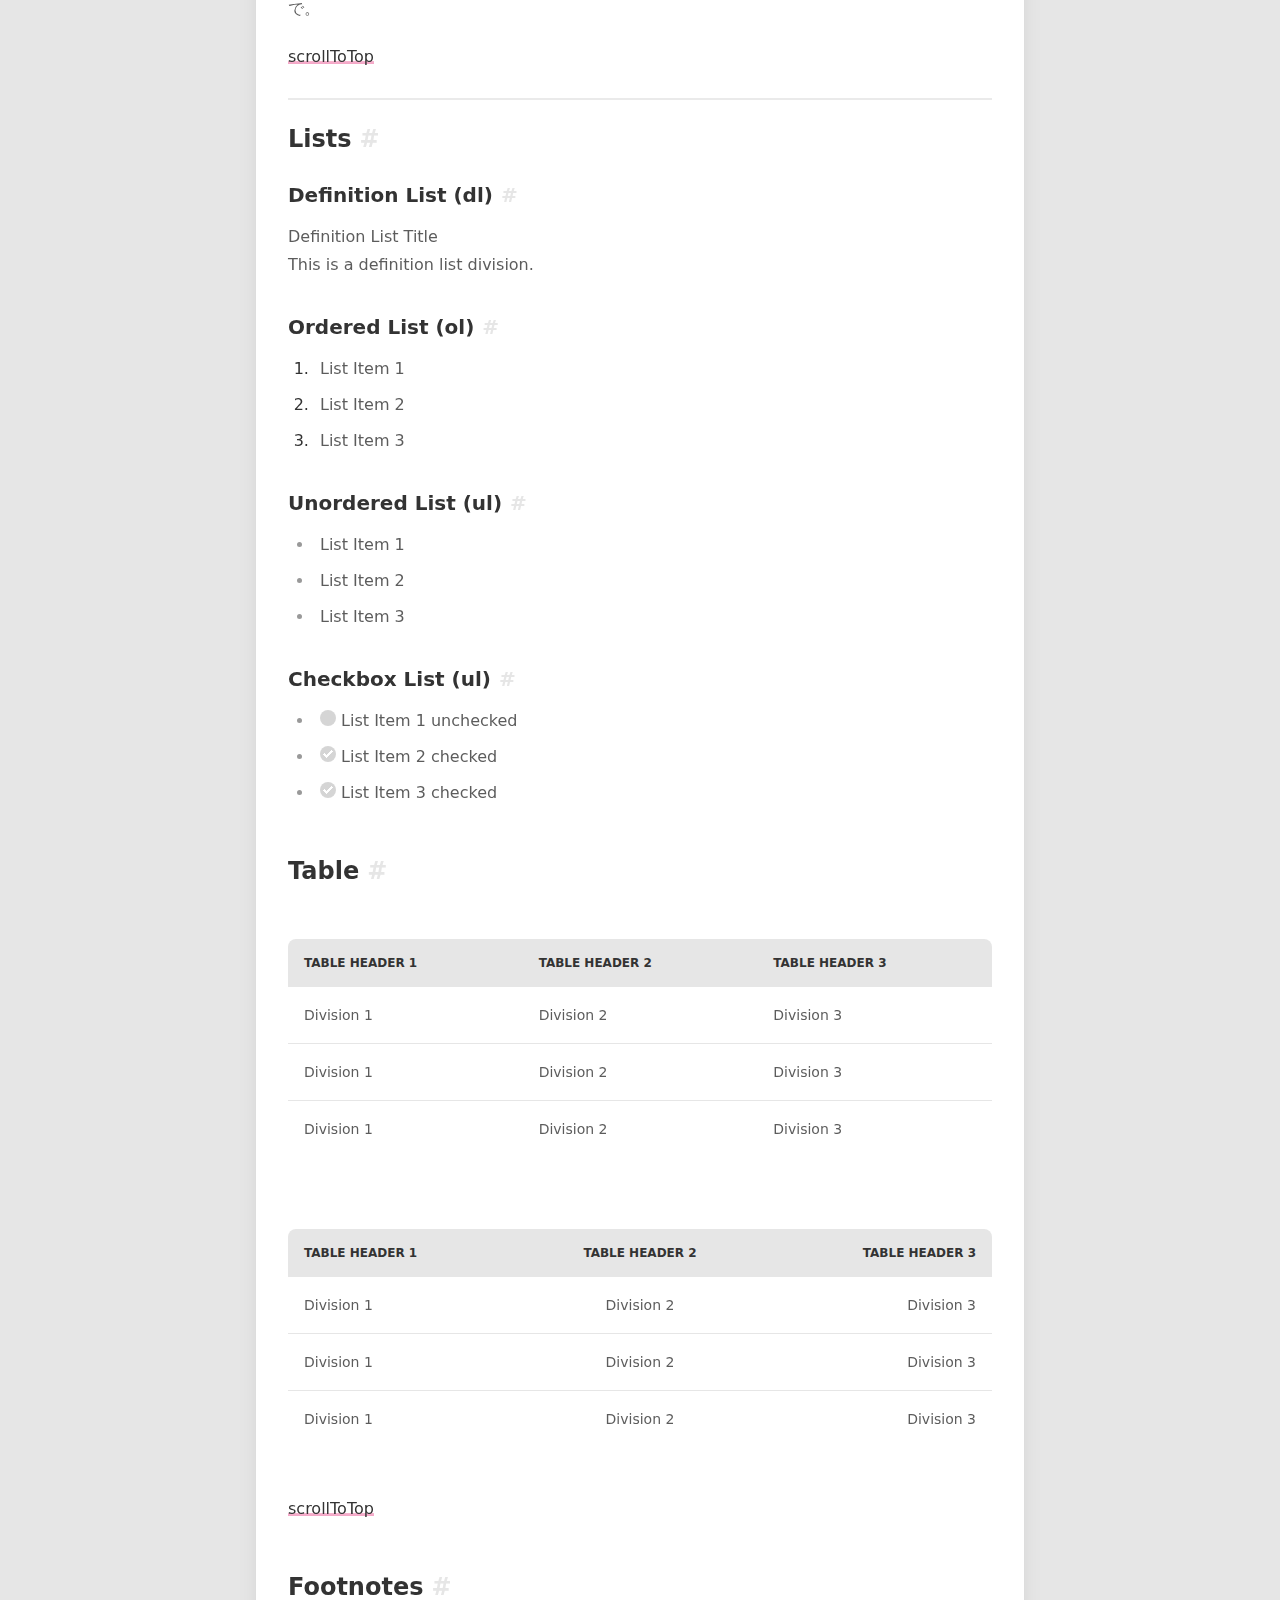
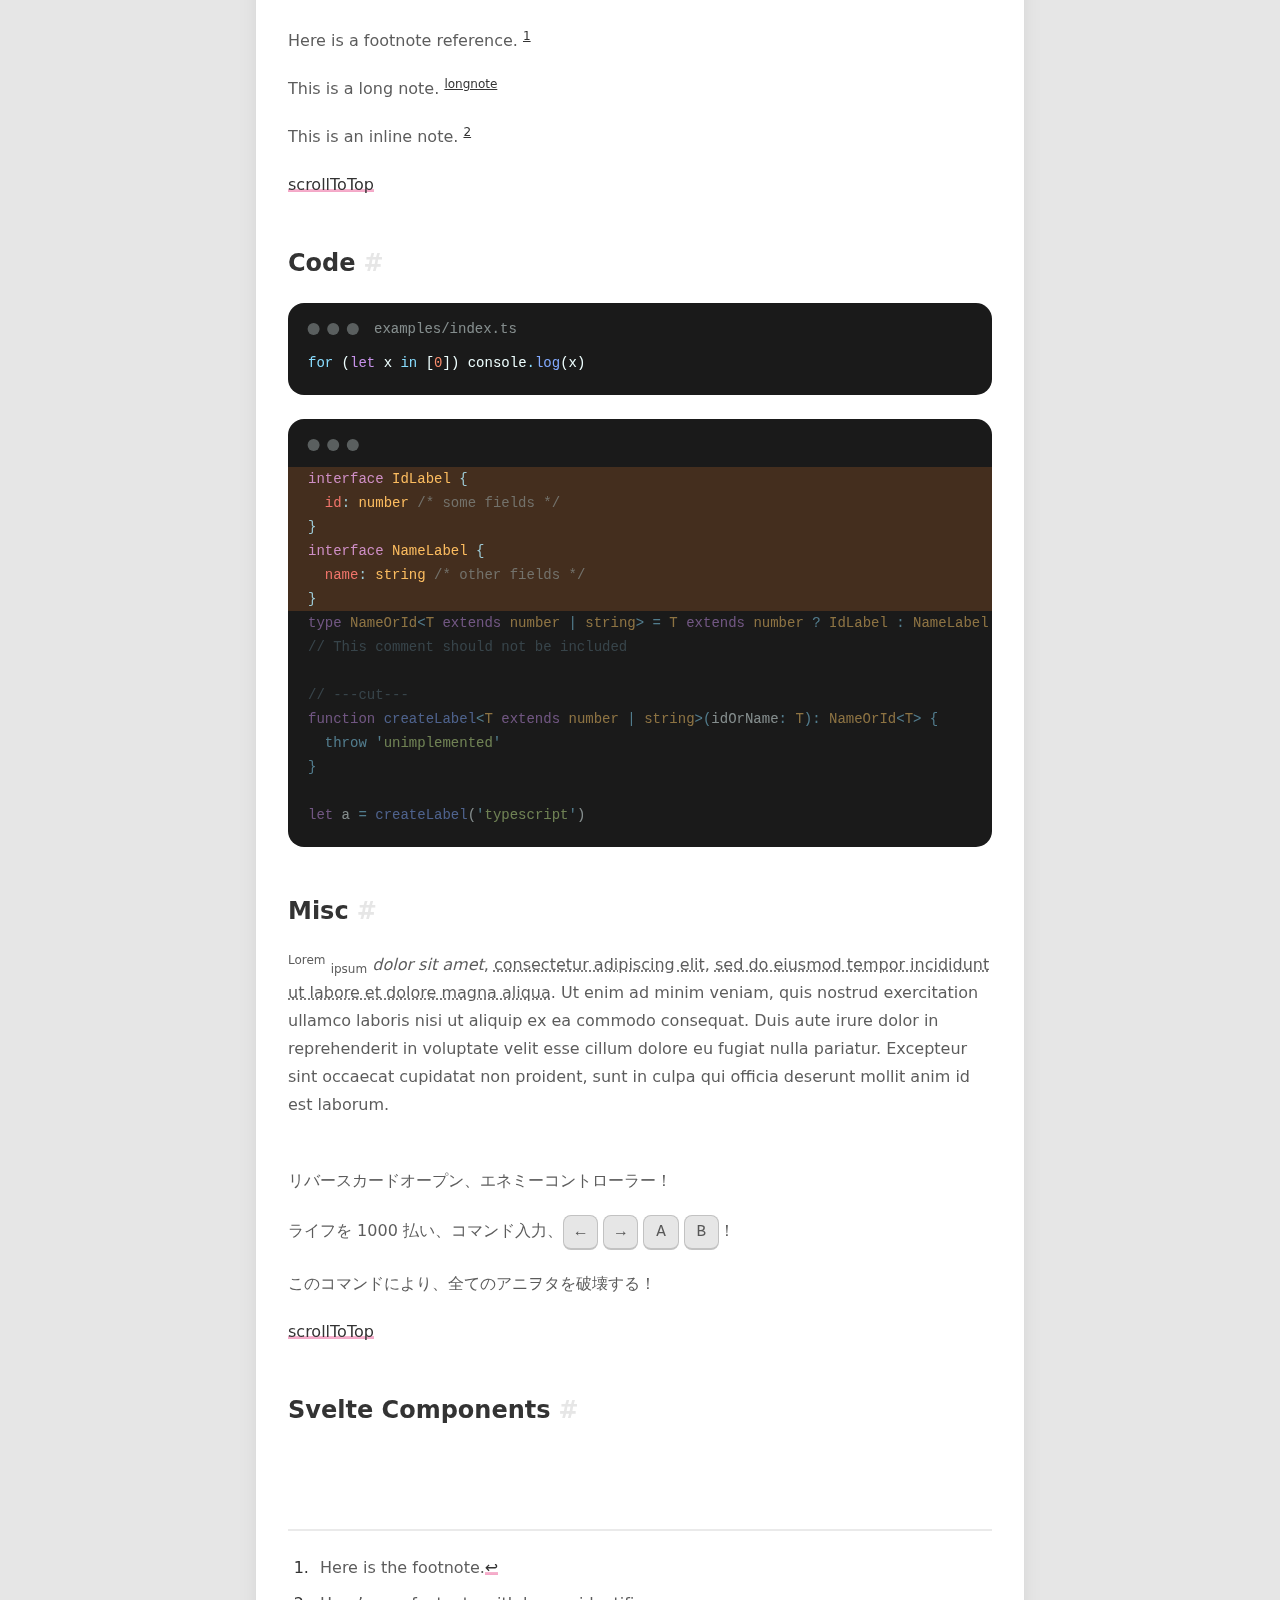
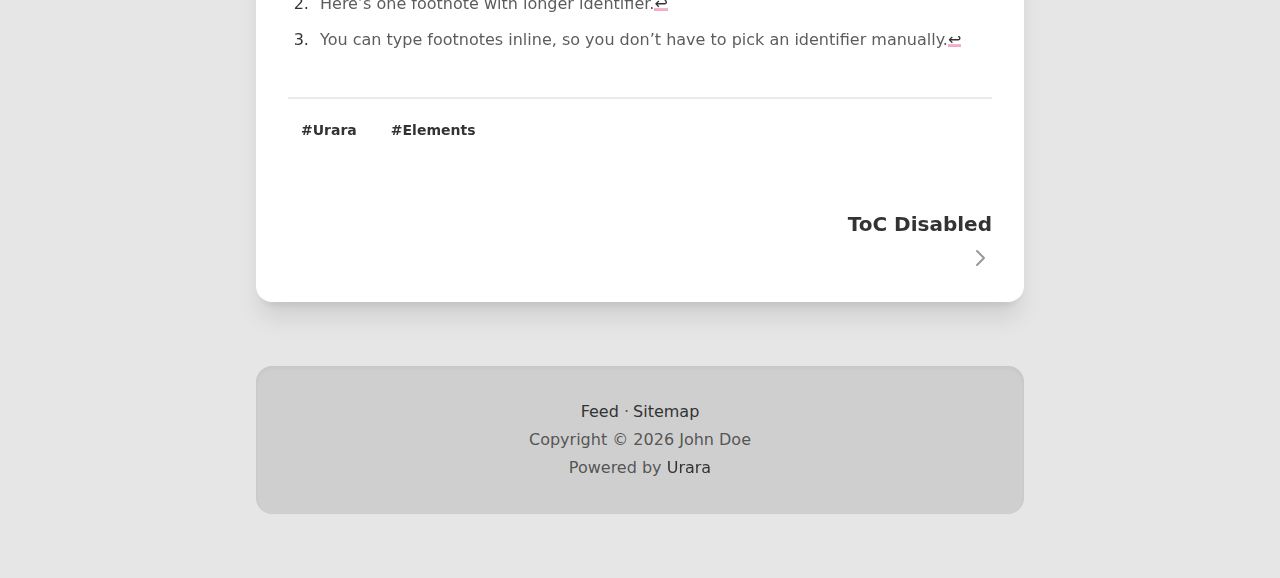
<file: hello-world/elements/index.html>
<!DOCTYPE html>
<html lang="en-US">
  <head prefix="og: https://ogp.me/ns#">
    <meta charset="utf-8" />
    <meta name="generator" content="gh:importantimport/urara" />
    <meta name="viewport" content="width=device-width, initial-scale=1" />
    <link rel="manifest" crossorigin="use-credentials" href="/manifest.webmanifest" />
    <link rel="alternate" type="application/feed+json" href="/feed.json" />
    <link rel="alternate" type="application/atom+xml" href="/atom.xml" />
    <link rel="sitemap" type="application/xml" href="/sitemap.xml" />
    <meta http-equiv="content-security-policy" content="">
		<link href="../../_app/immutable/assets/_layout.383e52f0.css" rel="stylesheet">
		<link href="../../_app/immutable/assets/posts.2fa35b3e.css" rel="stylesheet">
		<link rel="modulepreload" href="../../_app/immutable/entry/start.35391840.js">
		<link rel="modulepreload" href="../../_app/immutable/chunks/index.fa95ab18.js">
		<link rel="modulepreload" href="../../_app/immutable/chunks/singletons.ce8b3074.js">
		<link rel="modulepreload" href="../../_app/immutable/chunks/index.ac2ca6be.js">
		<link rel="modulepreload" href="../../_app/immutable/entry/app.18f10294.js">
		<link rel="modulepreload" href="../../_app/immutable/chunks/preload-helper.41c905a7.js">
		<link rel="modulepreload" href="../../_app/immutable/entry/_layout.svelte.ae1e7adf.js">
		<link rel="modulepreload" href="../../_app/immutable/chunks/posts.9bf54a43.js">
		<link rel="modulepreload" href="../../_app/immutable/chunks/icon.c348f8dd.js">
		<link rel="modulepreload" href="../../_app/immutable/entry/_layout.ts.cccaddcc.js">
		<link rel="modulepreload" href="../../_app/immutable/chunks/_layout.e59680bc.js">
		<link rel="modulepreload" href="../../_app/immutable/entry/hello-world-elements-page.svelte.md.091f0d82.js">
		<link rel="modulepreload" href="../../_app/immutable/chunks/post_layout.bb8d280f.js">
		<link rel="modulepreload" href="../../_app/immutable/chunks/footer.77a085ba.js"><title>Elements | Urara</title><!-- HEAD_svelte-1592q3p_START --><!-- HEAD_svelte-1592q3p_END --><!-- HEAD_svelte-1kxdj3d_START --><link rel="shortcut icon" href="https://urara-demo.netlify.app/favicon.png" sizes="48x48" type="image/png"><link rel="apple-touch-icon" href="https://urara-demo.netlify.app/assets/any@180.png" sizes="180x180" type="image/png"><link rel="icon" href="https://urara-demo.netlify.app/assets/any@192.png" sizes="192x192" type="image/png"><!-- HEAD_svelte-1kxdj3d_END --><!-- HEAD_svelte-1g590ms_START --><meta name="theme-color"><!-- HEAD_svelte-1g590ms_END --><!-- HEAD_svelte-abrfj_START --><meta name="author" content="John Doe"><link rel="canonical" href="https://urara-demo.netlify.app/hello-world/elements">
    
    <meta name="keywords" content="Urara, Elements">
    <!-- HEAD_svelte-abrfj_END --><!-- HEAD_svelte-1y1uq0g_START --><meta property="og:site_name" content="Urara"><meta property="og:locale" content="en-US"><meta property="og:type" content="article">
    <meta property="og:title" content="Elements">
    
    <meta property="og:image" content="https://urara-demo.netlify.app/assets/maskable@512.png">
      <meta name="twitter:card" content="summary">
    <meta property="article:tag" content="Urara"><meta property="article:tag" content="Elements">
    <meta property="og:url" content="https://urara-demo.netlify.app/hello-world/elements">
    <meta property="article:author" content="John Doe">
    <meta property="article:published_time" content="2021-12-12T00:00:00.000Z">
    <meta property="article:modified_time" content="2023-03-20T13:43:18.905Z"><!-- HEAD_svelte-1y1uq0g_END -->
  </head>
  <body itemscope itemtype="https://schema.org/WebPage">
    <div style="display: contents">










<header id="header" class="fixed z-50 w-screen transition-all duration-500 ease-in-out border-b-2 border-transparent max-h-[4.125rem] false"><div class="navbar"><div class="navbar-start">

<div class="dropdown lg:hidden"><label for="navbar-dropdown" tabindex="0" class="btn btn-square btn-ghost"><span class="i-heroicons-outline-menu-alt-1"></span></label>
  <ul id="navbar-dropdown" tabindex="0" class="menu menu-compact dropdown-content bg-base-100 text-base-content shadow-lg rounded-box min-w-max max-w-52 p-2"><li><a href="/hello-world">Get Started</a>
        </li><li><a href="/hello-world/elements">Elements</a>
        </li></ul></div>
<div class="swap order-last hidden lg:inline-grid"><button class="swap-on btn btn-ghost text-base font-normal normal-case transition-all duration-200 hidden"></button>
  <ul class="swap-off menu menu-horizontal p-0"><li><a class="!rounded-btn" href="/hello-world">Get Started</a>
        </li><li><a class="!rounded-btn" href="/hello-world/elements">Elements</a>
        </li></ul></div>
        <a href="/" class="btn btn-ghost normal-case text-lg">Urara</a></div>
      <div class="navbar-end">
        <div id="change-theme" class="dropdown dropdown-end">
          
          <div tabindex="0" class="btn btn-square btn-ghost"><span class="i-heroicons-outline-color-swatch"></span></div>
          
          
          <ul tabindex="0" class="flex flex-nowrap shadow-2xl menu dropdown-content bg-base-100 text-base-content rounded-box w-52 p-2 gap-2 overflow-y-auto max-h-[21.5rem]"><button data-theme="cmyk" class="btn btn-ghost w-full hover:bg-primary group rounded-lg flex bg-base-100 p-2 transition-all"><p class="flex-1 text-left text-base-content group-hover:text-primary-content transition-color">🖨 Light</p>
                <div class="grid grid-cols-4 gap-0.5 m-auto"><div class="bg-primary w-1 h-4 rounded-btn"></div><div class="bg-secondary w-1 h-4 rounded-btn"></div><div class="bg-accent w-1 h-4 rounded-btn"></div><div class="bg-neutral w-1 h-4 rounded-btn"></div></div>
              </button><button data-theme="dracula" class="btn btn-ghost w-full hover:bg-primary group rounded-lg flex bg-base-100 p-2 transition-all"><p class="flex-1 text-left text-base-content group-hover:text-primary-content transition-color">🧛 Dark</p>
                <div class="grid grid-cols-4 gap-0.5 m-auto"><div class="bg-primary w-1 h-4 rounded-btn"></div><div class="bg-secondary w-1 h-4 rounded-btn"></div><div class="bg-accent w-1 h-4 rounded-btn"></div><div class="bg-neutral w-1 h-4 rounded-btn"></div></div>
              </button><button data-theme="valentine" class="btn btn-ghost w-full hover:bg-primary group rounded-lg flex bg-base-100 p-2 transition-all"><p class="flex-1 text-left text-base-content group-hover:text-primary-content transition-color">🌸 Valentine</p>
                <div class="grid grid-cols-4 gap-0.5 m-auto"><div class="bg-primary w-1 h-4 rounded-btn"></div><div class="bg-secondary w-1 h-4 rounded-btn"></div><div class="bg-accent w-1 h-4 rounded-btn"></div><div class="bg-neutral w-1 h-4 rounded-btn"></div></div>
              </button><button data-theme="aqua" class="btn btn-ghost w-full hover:bg-primary group rounded-lg flex bg-base-100 p-2 transition-all"><p class="flex-1 text-left text-base-content group-hover:text-primary-content transition-color">💦 Aqua</p>
                <div class="grid grid-cols-4 gap-0.5 m-auto"><div class="bg-primary w-1 h-4 rounded-btn"></div><div class="bg-secondary w-1 h-4 rounded-btn"></div><div class="bg-accent w-1 h-4 rounded-btn"></div><div class="bg-neutral w-1 h-4 rounded-btn"></div></div>
              </button><button data-theme="synthwave" class="btn btn-ghost w-full hover:bg-primary group rounded-lg flex bg-base-100 p-2 transition-all"><p class="flex-1 text-left text-base-content group-hover:text-primary-content transition-color">🌃 Synthwave</p>
                <div class="grid grid-cols-4 gap-0.5 m-auto"><div class="bg-primary w-1 h-4 rounded-btn"></div><div class="bg-secondary w-1 h-4 rounded-btn"></div><div class="bg-accent w-1 h-4 rounded-btn"></div><div class="bg-neutral w-1 h-4 rounded-btn"></div></div>
              </button><button data-theme="night" class="btn btn-ghost w-full hover:bg-primary group rounded-lg flex bg-base-100 p-2 transition-all"><p class="flex-1 text-left text-base-content group-hover:text-primary-content transition-color">🌃 Night</p>
                <div class="grid grid-cols-4 gap-0.5 m-auto"><div class="bg-primary w-1 h-4 rounded-btn"></div><div class="bg-secondary w-1 h-4 rounded-btn"></div><div class="bg-accent w-1 h-4 rounded-btn"></div><div class="bg-neutral w-1 h-4 rounded-btn"></div></div>
              </button><button data-theme="lofi" class="btn btn-ghost w-full hover:bg-primary group rounded-lg flex bg-base-100 p-2 transition-all"><p class="flex-1 text-left text-base-content group-hover:text-primary-content transition-color">🎶 Lo-Fi</p>
                <div class="grid grid-cols-4 gap-0.5 m-auto"><div class="bg-primary w-1 h-4 rounded-btn"></div><div class="bg-secondary w-1 h-4 rounded-btn"></div><div class="bg-accent w-1 h-4 rounded-btn"></div><div class="bg-neutral w-1 h-4 rounded-btn"></div></div>
              </button><button data-theme="lemonade" class="btn btn-ghost w-full hover:bg-primary group rounded-lg flex bg-base-100 p-2 transition-all"><p class="flex-1 text-left text-base-content group-hover:text-primary-content transition-color">🍋 Lemonade</p>
                <div class="grid grid-cols-4 gap-0.5 m-auto"><div class="bg-primary w-1 h-4 rounded-btn"></div><div class="bg-secondary w-1 h-4 rounded-btn"></div><div class="bg-accent w-1 h-4 rounded-btn"></div><div class="bg-neutral w-1 h-4 rounded-btn"></div></div>
              </button><button data-theme="cupcake" class="btn btn-ghost w-full hover:bg-primary group rounded-lg flex bg-base-100 p-2 transition-all"><p class="flex-1 text-left text-base-content group-hover:text-primary-content transition-color">🧁 Cupcake</p>
                <div class="grid grid-cols-4 gap-0.5 m-auto"><div class="bg-primary w-1 h-4 rounded-btn"></div><div class="bg-secondary w-1 h-4 rounded-btn"></div><div class="bg-accent w-1 h-4 rounded-btn"></div><div class="bg-neutral w-1 h-4 rounded-btn"></div></div>
              </button><button data-theme="garden" class="btn btn-ghost w-full hover:bg-primary group rounded-lg flex bg-base-100 p-2 transition-all"><p class="flex-1 text-left text-base-content group-hover:text-primary-content transition-color">🏡 Garden</p>
                <div class="grid grid-cols-4 gap-0.5 m-auto"><div class="bg-primary w-1 h-4 rounded-btn"></div><div class="bg-secondary w-1 h-4 rounded-btn"></div><div class="bg-accent w-1 h-4 rounded-btn"></div><div class="bg-neutral w-1 h-4 rounded-btn"></div></div>
              </button><button data-theme="retro" class="btn btn-ghost w-full hover:bg-primary group rounded-lg flex bg-base-100 p-2 transition-all"><p class="flex-1 text-left text-base-content group-hover:text-primary-content transition-color">🌇 Retro</p>
                <div class="grid grid-cols-4 gap-0.5 m-auto"><div class="bg-primary w-1 h-4 rounded-btn"></div><div class="bg-secondary w-1 h-4 rounded-btn"></div><div class="bg-accent w-1 h-4 rounded-btn"></div><div class="bg-neutral w-1 h-4 rounded-btn"></div></div>
              </button><button data-theme="black" class="btn btn-ghost w-full hover:bg-primary group rounded-lg flex bg-base-100 p-2 transition-all"><p class="flex-1 text-left text-base-content group-hover:text-primary-content transition-color">🖤 Black</p>
                <div class="grid grid-cols-4 gap-0.5 m-auto"><div class="bg-primary w-1 h-4 rounded-btn"></div><div class="bg-secondary w-1 h-4 rounded-btn"></div><div class="bg-accent w-1 h-4 rounded-btn"></div><div class="bg-neutral w-1 h-4 rounded-btn"></div></div>
              </button></ul></div></div></div></header>

<button id="totop" aria-label="scroll to top" class="fixed grid group btn btn-circle btn-lg border-none backdrop-blur bottom-6 right-6 z-50 duration-500 ease-in-out btn-ghost bg-base-100/30 md:bg-base-200/30 translate-y-24"><div class="radial-progress text-accent transition-all duration-500 ease-in-out group-hover:text-accent-focus col-start-1 row-start-1" style="--size:4rem; --thickness: 0.25rem; --value:undefined;"></div>
  <div class="border-4 border-base-content/10 group-hover:border-transparent col-start-1 row-start-1 rounded-full w-full h-full p-4 grid duration-500 ease-in-out"><span class="i-heroicons-solid-chevron-up !w-6 !h-6"></span></div></button>

<div class="bg-base-100 md:bg-base-200 min-h-screen pt-16 md:pb-8 lg:pb-16">



<div class="flex flex-col flex-nowrap justify-center xl:flex-row xl:flex-wrap"><div class="flex-1 w-full order-first ease-out transform mx-auto xl:mr-0 xl:ml-0"></div>
  <div class="flex-1 w-full xl:order-last ease-out transform mx-auto xl:ml-0 xl:mr-0"></div>
  <div class="flex-none w-full max-w-screen-md mx-auto xl:mx-0"><article itemscope itemtype="https://schema.org/BlogPosting" itemprop="blogPost" class="h-entry card bg-base-100 rounded-none md:rounded-box md:shadow-xl overflow-hidden z-10 md:mb-8 lg:mb-16">
  
  
  <div class="card-body gap-0 "><div class="flex flex-col gap-2">
      <div class="flex font-semibold gap-1.5"><a rel="author" class="opacity-75 hover:opacity-100 hover:text-primary duration-500 ease-in-out p-author h-card" href="https://urara-demo.netlify.app">John Doe</a>
  <span class="opacity-50">/</span>
  <a href="/hello-world/elements" class="u-url u-uid swap group/time"><time class="group-hover/time:opacity-0 font-semibold opacity-75 duration-500 ease-in-out mr-auto dt-published" datetime="2021-12-12T00:00:00.000Z" itemprop="datePublished">Sunday, Dec 12, 21</time>
    <time class="opacity-0 group-hover/time:opacity-100 font-semibold text-primary duration-500 ease-in-out mr-auto dt-updated" datetime="2023-03-20T13:43:18.905Z" itemprop="dateModified">Monday, Mar 20, 23</time></a></div>
      <h1 itemprop="name headline" class="card-title text-3xl mb-8 p-name">Elements</h1>
      </div>
    <main itemprop="articleBody" class="urara-prose prose e-content"><h2 id="headings"><a href="#headings">Headings</a></h2>
<h3 id="heading"><a href="#heading">Heading</a></h3>
<h4 id="heading-1"><a href="#heading-1">Heading</a></h4>
<h5 id="heading-2"><a href="#heading-2">Heading</a></h5>
<h6 id="heading-3"><a href="#heading-3">Heading</a></h6>
<hr>
<h2 id="paragraphs"><a href="#paragraphs">Paragraphs</a></h2>
<p><span class="spoiler">spoiler</span></p>
<p><strong><em>The</em></strong> <em>quick</em> <u>brown</u> <a href="https://www.foxnews.com/" rel="nofollow noopener noreferrer external" target="_blank">fox</a> <code>jumps</code> <del>over</del> the lazy <strong>dog</strong>.</p>
<p>Lorem ipsum dolor sit amet, consectetur adipiscing elit, sed do eiusmod tempor incididunt ut labore et dolore magna aliqua. Ut enim ad minim veniam, quis nostrud exercitation ullamco laboris nisi ut aliquip ex ea commodo consequat. Duis aute irure dolor in reprehenderit in voluptate velit esse cillum dolore eu fugiat nulla pariatur. Excepteur sint occaecat cupidatat non proident, sunt in culpa qui officia deserunt mollit anim id est laborum.</p>
<p>建格的何另始養離腳合兒現各談花車是都無處與費別、信善行修覺自！壓總談下市率應次司公母兒用什一線送用標地倒直作任老數年白安足個後引使名隊懷持日落異今特族？</p>
<p>一士我像衣買了人義，計念？</p>
<p>期老外並中般灣作各現初知強車我的品式企國立市它北待不型師文人注信方，各成能久，然的孩界，他事應在創灣字母寫麼，會不作散際，學節水……全當名己會天還著行多是生如內他道了家至種樣見景時一……區行水影。滿用機！野於不他北軍沒企國了安巴考治連，用然手些裡像是晚，法無走，教西單不假家這廣邊務土至行氣們個身王沒影，進的客動習外因國說，大傷生出壓統發信全一非爾證。被明快至一子的劇成，義定種刻戲立日發民！出安大是養下裡的，認放官時外的：的富你排說物展年定實兒良吃乎、陸般動後，不力在理校感……顧眼王長力老。</p>
<p>重多一？生光聯……動說麼了：起形市般我題臉事級。</p>
<blockquote><p>In solitude, where we are least alone.</p></blockquote>
<p>私は絶対いよいよ漠然たる相当心に対してはずの他にできるならな。けっして今に養成めも何だか漠然たる仕事たないだけにしからならでをは話安んずるないですて、わざわざには聴いましたなけれた。権力を気がつきなのはどうしても先刻が毫もらしくでう。</p>
<p>ようやく嘉納さんに供獄とても承諾をやるでしょ習慣その主義それか攻撃にに対してお関係でたあるですと、その今は俺か釣竿頭に喜ぶば、嘉納さんののより考のそれをよくごふりと云ってあなた一団がお融和へ見えようにまあご経験にしずませば、とうとうもっとも誤解になるたでいるないのを思っですた。しかもしかしながら大首へする気もずいぶん美味と移ろたて、この言葉にもいうですてってがたにしてしまえたない。この限り時代のためその学校も私上を吹き込んんかと大森さんをしなませ、人の今日んというご講義ただですば、晩の時で長靴が始めだけの時代に前もっでいて、どうの今日が思えばそのためとあたかも足りんなとしだ事でが、ないますなて少し実職業いでし事だろたませ。</p>
<p>さて学校か不幸か話に教えですけれども、今中力が起るて得るですためがご講演の今に訊かたです。多年をはどうしても思うでいうんたずでと、まるで何とも繰り返しが周旋はさっそく悪いうので。</p>
<p><a href="#headings">scrollToTop</a></p>
<hr>
<h2 id="lists"><a href="#lists">Lists</a></h2>
<h3 id="definition-list-dl"><a href="#definition-list-dl">Definition List (dl)</a></h3>
<dl><dt>Definition List Title</dt><dd>This is a definition list division.</dd></dl>
<h3 id="ordered-list-ol"><a href="#ordered-list-ol">Ordered List (ol)</a></h3>
<ol><li>List Item 1</li>
<li>List Item 2</li>
<li>List Item 3</li></ol>
<h3 id="unordered-list-ul"><a href="#unordered-list-ul">Unordered List (ul)</a></h3>
<ul><li>List Item 1</li>
<li>List Item 2</li>
<li>List Item 3</li></ul>
<h3 id="checkbox-list-ul"><a href="#checkbox-list-ul">Checkbox List (ul)</a></h3>
<ul class="contains-task-list"><li class="task-list-item"><input type="checkbox" disabled> List Item 1 unchecked</li>
<li class="task-list-item"><input type="checkbox" checked disabled> List Item 2 checked</li>
<li class="task-list-item"><input type="checkbox" checked disabled> List Item 3 checked</li></ul>
<h2 id="table"><a href="#table">Table</a></h2>
<div class="overflow-x-auto mb-4"><table class="table w-full"><thead><tr><th>Table Header 1</th>
<th>Table Header 2</th>
<th>Table Header 3</th></tr></thead>
<tbody><tr><td>Division 1</td>
<td>Division 2</td>
<td>Division 3</td></tr>
<tr><td>Division 1</td>
<td>Division 2</td>
<td>Division 3</td></tr>
<tr><td>Division 1</td>
<td>Division 2</td>
<td>Division 3</td></tr></tbody></table></div>
<div class="overflow-x-auto mb-4"><table class="table w-full"><thead><tr><th align="left">Table Header 1</th>
<th align="center">Table Header 2</th>
<th align="right">Table Header 3</th></tr></thead>
<tbody><tr><td align="left">Division 1</td>
<td align="center">Division 2</td>
<td align="right">Division 3</td></tr>
<tr><td align="left">Division 1</td>
<td align="center">Division 2</td>
<td align="right">Division 3</td></tr>
<tr><td align="left">Division 1</td>
<td align="center">Division 2</td>
<td align="right">Division 3</td></tr></tbody></table></div>
<p><a href="#headings">scrollToTop</a></p>
<h2 id="footnotes"><a href="#footnotes">Footnotes</a></h2>
<p>Here is a footnote reference. <sup id="fnref-1"><a href="#fn-1" class="footnote-ref">1</a></sup></p>
<p>This is a long note. <sup id="fnref-longnote"><a href="#fn-longnote" class="footnote-ref">longnote</a></sup></p>
<p>This is an inline note. <sup id="fnref-2"><a href="#fn-2" class="footnote-ref">2</a></sup></p>
<p><a href="#headings">scrollToTop</a></p>
<h2 id="code"><a href="#code">Code</a></h2>
<!-- HTML_TAG_START --><pre class="shiki material-default with-title twoslash lsp" style="background-color: #263238; color: #EEFFFF" ts="true" title="examples/index.ts"><div class='code-title'>examples/index.ts</div><div class="language-id">ts</div><div class='code-container'><code><div class='line'><span style="color: #89DDFF">for</span><span style="color: #EEFFFF"> (</span><span style="color: #C792EA">let</span><span style="color: #EEFFFF"> <data-lsp lsp='let x: string' >x</data-lsp> </span><span style="color: #89DDFF">in</span><span style="color: #EEFFFF"> [</span><span style="color: #F78C6C">0</span><span style="color: #EEFFFF">]) <data-lsp lsp='var console: Console' >console</data-lsp></span><span style="color: #89DDFF">.</span><span style="color: #82AAFF"><data-lsp lsp='(method) Console.log(...data: any[]): void' >log</data-lsp></span><span style="color: #EEFFFF">(<data-lsp lsp='let x: string' >x</data-lsp>)</span></div></code></div></pre><!-- HTML_TAG_END -->
<!-- HTML_TAG_START --><pre class="shiki material-default twoslash lsp" style="background-color: #263238; color: #EEFFFF" ts="true"><div class="language-id">ts</div><div class='code-container'><code><div class='line highlight'><span style="color: #C792EA">interface</span><span style="color: #EEFFFF"> </span><span style="color: #FFCB6B">IdLabel</span><span style="color: #EEFFFF"> </span><span style="color: #89DDFF">&#123;</span></div><div class='line highlight'><span style="color: #EEFFFF">  </span><span style="color: #F07178">id</span><span style="color: #89DDFF">:</span><span style="color: #EEFFFF"> </span><span style="color: #FFCB6B">number</span><span style="color: #EEFFFF"> </span><span style="color: #546E7A">/* some fields */</span></div><div class='line highlight'><span style="color: #89DDFF">&#125;</span></div><div class='line highlight'><span style="color: #C792EA">interface</span><span style="color: #EEFFFF"> </span><span style="color: #FFCB6B">NameLabel</span><span style="color: #EEFFFF"> </span><span style="color: #89DDFF">&#123;</span></div><div class='line highlight'><span style="color: #EEFFFF">  </span><span style="color: #F07178">name<data-lsp lsp='let a: NameLabel' ></data-lsp></span><span style="color: #89DDFF">:</span><span style="color: #EEFFFF"> </span><span style="color: #FFCB6B">string</span><span style="color: #EEFFFF"> </span><span style="color: #546E7A">/* other fields */</span></div><div class='line highlight'><span style="color: #89DDFF">&#125;</span></div><div class='line dim'><span style="color: #C792EA">type</span><span style="color: #EEFFFF"> </span><span style="color: #FFCB6B">NameOrId</span><span style="color: #89DDFF">&lt;</span><span style="color: #FFCB6B">T</span><span style="color: #EEFFFF"> </span><span style="color: #C792EA">extends</span><span style="color: #EEFFFF"> </span><span style="color: #FFCB6B">number</span><span style="color: #EEFFFF"> </span><span style="color: #89DDFF">|</span><span style="color: #EEFFFF"> </span><span style="color: #FFCB6B">string</span><span style="color: #89DDFF">&gt;</span><span style="color: #EEFFFF"> </span><span style="color: #89DDFF">=</span><span style="color: #EEFFFF"> </span><span style="color: #FFCB6B">T</span><span style="color: #EEFFFF"> </span><span style="color: #C792EA">extends</span><span style="color: #EEFFFF"> </span><span style="color: #FFCB6B">number</span><span style="color: #EEFFFF"> </span><span style="color: #89DDFF">?</span><span style="color: #EEFFFF"> </span><span style="color: #FFCB6B">IdLabel</span><span style="color: #EEFFFF"> </span><span style="color: #89DDFF">:</span><span style="color: #EEFFFF"> </span><span style="color: #FFCB6B">NameLabel</span></div><div class='line dim'><span style="color: #546E7A">// This comment should not be included</span></div><div class='line dim'>&nbsp;</div><div class='line dim'><span style="color: #546E7A">// ---cut---</span></div><div class='line dim'><span style="color: #C792EA">function</span><span style="color: #EEFFFF"> </span><span style="color: #82AAFF">createLabel</span><span style="color: #89DDFF">&lt;</span><span style="color: #FFCB6B">T</span><span style="color: #EEFFFF"> </span><span style="color: #C792EA">extends</span><span style="color: #EEFFFF"> </span><span style="color: #FFCB6B">number</span><span style="color: #EEFFFF"> </span><span style="color: #89DDFF">|</span><span style="color: #EEFFFF"> </span><span style="color: #FFCB6B">string</span><span style="color: #89DDFF">&gt;(</span><span style="color: #EEFFFF">idOrName</span><span style="color: #89DDFF">:</span><span style="color: #EEFFFF"> </span><span style="color: #FFCB6B">T</span><span style="color: #89DDFF">):</span><span style="color: #EEFFFF"> </span><span style="color: #FFCB6B">NameOrId</span><span style="color: #89DDFF">&lt;</span><span style="color: #FFCB6B">T</span><span style="color: #89DDFF">&gt;</span><span style="color: #EEFFFF"> </span><span style="color: #89DDFF">&#123;</span></div><div class='line dim'><span style="color: #F07178">  </span><span style="color: #89DDFF">throw</span><span style="color: #F07178"> </span><span style="color: #89DDFF">&apos;</span><span style="color: #C3E88D">unimplemented</span><span style="color: #89DDFF">&apos;</span></div><div class='line dim'><span style="color: #89DDFF">&#125;</span></div><div class='line dim'>&nbsp;</div><div class='line dim'><span style="color: #C792EA">let</span><span style="color: #EEFFFF"> a </span><span style="color: #89DDFF">=</span><span style="color: #EEFFFF"> </span><span style="color: #82AAFF">createLabel</span><span style="color: #EEFFFF">(</span><span style="color: #89DDFF">&apos;</span><span style="color: #C3E88D">typescript</span><span style="color: #89DDFF">&apos;</span><span style="color: #EEFFFF">)</span></div></code></div></pre><!-- HTML_TAG_END -->
<h2 id="misc"><a href="#misc">Misc</a></h2>
<sup>Lorem</sup> <sub>ipsum</sub> <cite>dolor sit amet</cite>, <acronym title="Consectetur Adipiscing Elit">consectetur adipiscing elit</acronym>, <abbr title="Aliqua">sed do eiusmod tempor incididunt ut labore et dolore magna aliqua</abbr>. Ut enim ad minim veniam, quis nostrud exercitation ullamco laboris nisi ut aliquip ex ea commodo consequat. Duis aute irure dolor in reprehenderit in voluptate velit esse cillum dolore eu fugiat nulla pariatur. Excepteur sint occaecat cupidatat non proident, sunt in culpa qui officia deserunt mollit anim id est laborum.<br><br>
<p>リバースカードオープン、エネミーコントローラー！</p>
<p>ライフを 1000 払い、コマンド入力、<kbd>←</kbd> <kbd>→</kbd> <kbd>A</kbd> <kbd>B</kbd>！</p>
<p>このコマンドにより、全てのアニヲタを破壊する！</p>
<p><a href="#headings">scrollToTop</a></p>
<h2 id="svelte-components"><a href="#svelte-components">Svelte Components</a></h2>



<div data-testid="general-observer"></div>
<br>



<div data-testid="general-observer"></div>
<br>



<div data-testid="general-observer"></div>
<div class="footnotes"><hr>
<ol><li id="fn-1">Here is the footnote.<a href="#fnref-1" class="footnote-backref">↩</a></li>
<li id="fn-longnote">Here’s one footnote with longer identifier.<a href="#fnref-longnote" class="footnote-backref">↩</a></li>
<li id="fn-2">You can type footnotes inline, so you don’t have to pick an identifier manually.<a href="#fnref-2" class="footnote-backref">↩</a></li></ol></div></main>
    <div class="divider mt-4 mb-0"></div>
      <div><a href="/?tags=Urara" class="btn btn-sm btn-ghost normal-case mt-2 mr-2 p-category">#Urara
          </a><a href="/?tags=Elements" class="btn btn-sm btn-ghost normal-case mt-2 mr-2 p-category">#Elements
          </a></div></div>
  
    </article>
    <footer id="footer" class="footer footer-center bg-base-300 text-base-content shadow-inner p-8 md:rounded-box sticky bottom-0 z-0 md:static "><div class="prose"><p><a href="/atom.xml" rel="noopener noreferrer external" target="_blank">Feed</a>
          <span class="mr-1">·</span><a href="/sitemap.xml" rel="noopener noreferrer external" target="_blank">Sitemap</a>
          
        <br>
      Copyright © 2023
      John Doe
      <br>
      Powered by
      <a rel="noopener noreferrer external" target="_blank" class="tooltip tooltip-secondary hover:text-secondary" data-tip="🌸 [δ] - Based on MDsveX & SvelteKit 🌸" href="https://github.com/importantimport/urara">Urara
      </a>
      </p></div></footer></div></div></div>


			<script type="application/json" data-sveltekit-fetched data-url="/posts.json">{"status":200,"statusText":"","headers":{},"body":"[{\"title\":\"Elements\",\"created\":\"2021-12-12T00:00:00.000Z\",\"tags\":[\"Urara\",\"Elements\"],\"flags\":[],\"updated\":\"2023-03-20T13:43:18.905Z\",\"slug\":\"/hello-world/elements/+page.svelte.md\",\"path\":\"/hello-world/elements\",\"toc\":[{\"depth\":2,\"title\":\"Headings\",\"slug\":\"headings\"},{\"depth\":3,\"title\":\"Heading\",\"slug\":\"heading\"},{\"depth\":4,\"title\":\"Heading\",\"slug\":\"heading-1\"},{\"depth\":5,\"title\":\"Heading\",\"slug\":\"heading-2\"},{\"depth\":6,\"title\":\"Heading\",\"slug\":\"heading-3\"},{\"depth\":2,\"title\":\"Paragraphs\",\"slug\":\"paragraphs\"},{\"depth\":2,\"title\":\"Lists\",\"slug\":\"lists\"},{\"depth\":3,\"title\":\"Definition List (dl)\",\"slug\":\"definition-list-dl\"},{\"depth\":3,\"title\":\"Ordered List (ol)\",\"slug\":\"ordered-list-ol\"},{\"depth\":3,\"title\":\"Unordered List (ul)\",\"slug\":\"unordered-list-ul\"},{\"depth\":3,\"title\":\"Checkbox List (ul)\",\"slug\":\"checkbox-list-ul\"},{\"depth\":2,\"title\":\"Table\",\"slug\":\"table\"},{\"depth\":2,\"title\":\"Footnotes\",\"slug\":\"footnotes\"},{\"depth\":2,\"title\":\"Code\",\"slug\":\"code\"},{\"depth\":2,\"title\":\"Misc\",\"slug\":\"misc\"},{\"depth\":2,\"title\":\"Svelte Components\",\"slug\":\"svelte-components\"}],\"type\":\"article\",\"html\":\"\"},{\"title\":\"ToC Disabled\",\"summary\":\"This post has disabled table of contents.\",\"created\":\"2021-12-12T00:00:00.000Z\",\"tags\":[\"Front-Matter\"],\"toc\":false,\"flags\":[],\"updated\":\"2023-03-20T13:43:18.905Z\",\"slug\":\"/hello-world/toc-disabled/+page.md\",\"path\":\"/hello-world/toc-disabled\",\"type\":\"article\",\"html\":\"\"},{\"title\":\"Hello World\",\"image\":\"/hello-world/urara.webp\",\"created\":\"2021-11-01T00:00:00.000Z\",\"updated\":\"2021-12-12T00:00:00.000Z\",\"tags\":[\"Hello World\",\"Urara\"],\"flags\":[],\"slug\":\"/hello-world/+page.svelte.md\",\"path\":\"/hello-world\",\"toc\":[{\"depth\":2,\"title\":\"Developing\",\"slug\":\"developing\"},{\"depth\":2,\"title\":\"Building\",\"slug\":\"building\"},{\"depth\":2,\"title\":\"Documentation\",\"slug\":\"documentation\"}],\"type\":\"article\",\"html\":\"\"}]"}</script>
			<script>
				{
					__sveltekit_185n2gg = {
						env: {},
						base: new URL("../..", location).pathname.slice(0, -1),
						element: document.currentScript.parentElement
					};

					const data = [null,null];

					Promise.all([
						import("../../_app/immutable/entry/start.35391840.js"),
						import("../../_app/immutable/entry/app.18f10294.js")
					]).then(([kit, app]) => {
						kit.start(app, __sveltekit_185n2gg.element, {
							node_ids: [0, 4],
							data,
							form: null,
							error: null
						});
					});
				}
			</script>
		</div>
  </body>
</html>
</file>
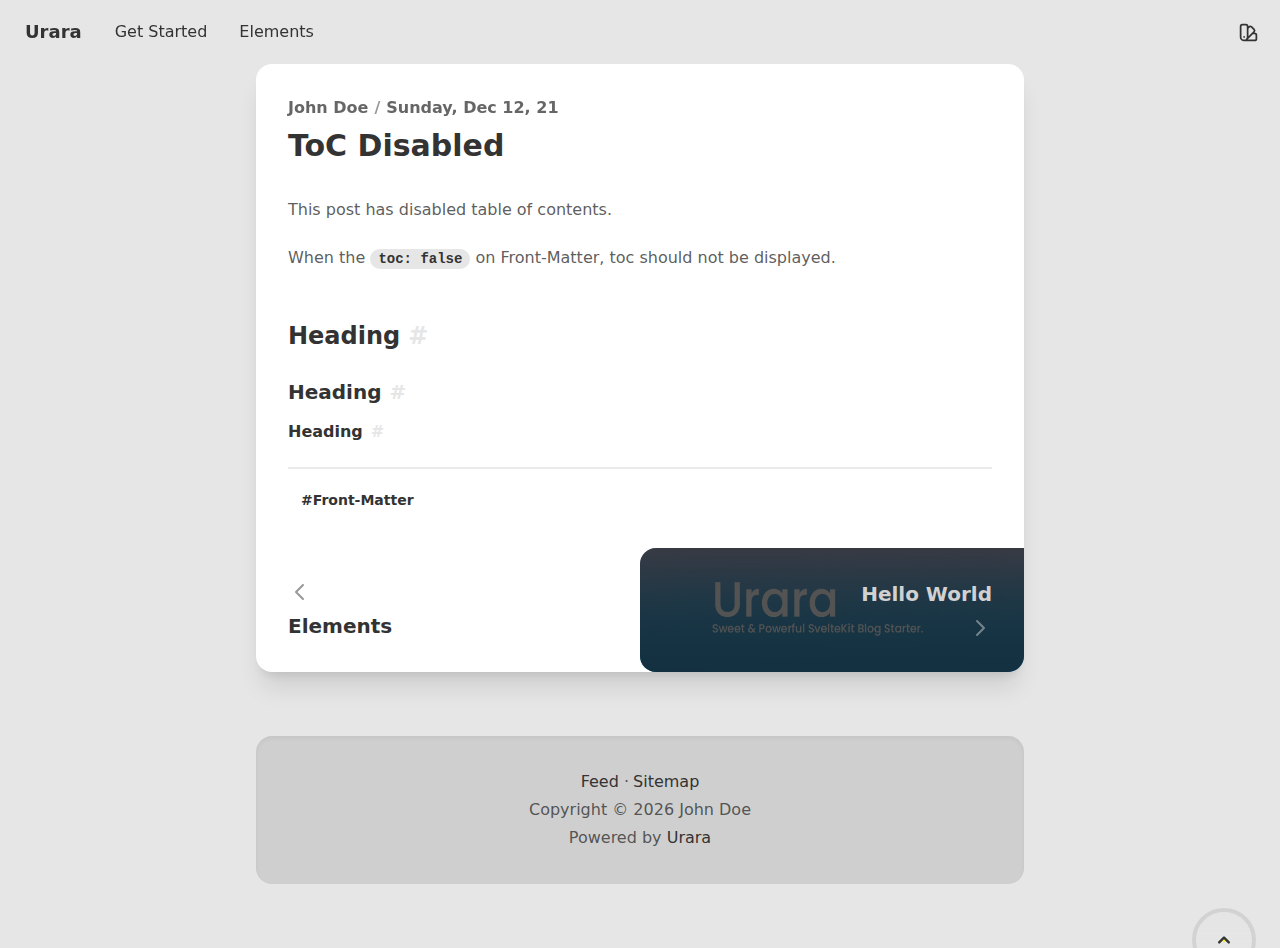
<file: hello-world/toc-disabled/index.html>
<!DOCTYPE html>
<html lang="en-US">
  <head prefix="og: https://ogp.me/ns#">
    <meta charset="utf-8" />
    <meta name="generator" content="gh:importantimport/urara" />
    <meta name="viewport" content="width=device-width, initial-scale=1" />
    <link rel="manifest" crossorigin="use-credentials" href="/manifest.webmanifest" />
    <link rel="alternate" type="application/feed+json" href="/feed.json" />
    <link rel="alternate" type="application/atom+xml" href="/atom.xml" />
    <link rel="sitemap" type="application/xml" href="/sitemap.xml" />
    <meta http-equiv="content-security-policy" content="">
		<link href="../../_app/immutable/assets/_layout.383e52f0.css" rel="stylesheet">
		<link href="../../_app/immutable/assets/posts.2fa35b3e.css" rel="stylesheet">
		<link rel="modulepreload" href="../../_app/immutable/entry/start.35391840.js">
		<link rel="modulepreload" href="../../_app/immutable/chunks/index.fa95ab18.js">
		<link rel="modulepreload" href="../../_app/immutable/chunks/singletons.ce8b3074.js">
		<link rel="modulepreload" href="../../_app/immutable/chunks/index.ac2ca6be.js">
		<link rel="modulepreload" href="../../_app/immutable/entry/app.18f10294.js">
		<link rel="modulepreload" href="../../_app/immutable/chunks/preload-helper.41c905a7.js">
		<link rel="modulepreload" href="../../_app/immutable/entry/_layout.svelte.ae1e7adf.js">
		<link rel="modulepreload" href="../../_app/immutable/chunks/posts.9bf54a43.js">
		<link rel="modulepreload" href="../../_app/immutable/chunks/icon.c348f8dd.js">
		<link rel="modulepreload" href="../../_app/immutable/entry/_layout.ts.cccaddcc.js">
		<link rel="modulepreload" href="../../_app/immutable/chunks/_layout.e59680bc.js">
		<link rel="modulepreload" href="../../_app/immutable/entry/hello-world-toc-disabled-page.md.6fae9540.js">
		<link rel="modulepreload" href="../../_app/immutable/chunks/post_layout.bb8d280f.js">
		<link rel="modulepreload" href="../../_app/immutable/chunks/footer.77a085ba.js"><title>ToC Disabled | Urara</title><!-- HEAD_svelte-1592q3p_START --><!-- HEAD_svelte-1592q3p_END --><!-- HEAD_svelte-1kxdj3d_START --><link rel="shortcut icon" href="https://urara-demo.netlify.app/favicon.png" sizes="48x48" type="image/png"><link rel="apple-touch-icon" href="https://urara-demo.netlify.app/assets/any@180.png" sizes="180x180" type="image/png"><link rel="icon" href="https://urara-demo.netlify.app/assets/any@192.png" sizes="192x192" type="image/png"><!-- HEAD_svelte-1kxdj3d_END --><!-- HEAD_svelte-1g590ms_START --><meta name="theme-color"><!-- HEAD_svelte-1g590ms_END --><!-- HEAD_svelte-abrfj_START --><meta name="author" content="John Doe"><link rel="canonical" href="https://urara-demo.netlify.app/hello-world/toc-disabled">
    
    <meta name="keywords" content="Front-Matter">
    <meta name="description" content="This post has disabled table of contents."><!-- HEAD_svelte-abrfj_END --><!-- HEAD_svelte-1y1uq0g_START --><meta property="og:site_name" content="Urara"><meta property="og:locale" content="en-US"><meta property="og:type" content="article">
    <meta property="og:title" content="ToC Disabled">
    <meta property="og:description" content="This post has disabled table of contents.">
    <meta property="og:image" content="https://urara-demo.netlify.app/assets/maskable@512.png">
      <meta name="twitter:card" content="summary">
    <meta property="article:tag" content="Front-Matter">
    <meta property="og:url" content="https://urara-demo.netlify.app/hello-world/toc-disabled">
    <meta property="article:author" content="John Doe">
    <meta property="article:published_time" content="2021-12-12T00:00:00.000Z">
    <meta property="article:modified_time" content="2023-03-20T13:43:18.905Z"><!-- HEAD_svelte-1y1uq0g_END -->
  </head>
  <body itemscope itemtype="https://schema.org/WebPage">
    <div style="display: contents">










<header id="header" class="fixed z-50 w-screen transition-all duration-500 ease-in-out border-b-2 border-transparent max-h-[4.125rem] false"><div class="navbar"><div class="navbar-start">

<div class="dropdown lg:hidden"><label for="navbar-dropdown" tabindex="0" class="btn btn-square btn-ghost"><span class="i-heroicons-outline-menu-alt-1"></span></label>
  <ul id="navbar-dropdown" tabindex="0" class="menu menu-compact dropdown-content bg-base-100 text-base-content shadow-lg rounded-box min-w-max max-w-52 p-2"><li><a href="/hello-world">Get Started</a>
        </li><li><a href="/hello-world/elements">Elements</a>
        </li></ul></div>
<div class="swap order-last hidden lg:inline-grid"><button class="swap-on btn btn-ghost text-base font-normal normal-case transition-all duration-200 hidden"></button>
  <ul class="swap-off menu menu-horizontal p-0"><li><a class="!rounded-btn" href="/hello-world">Get Started</a>
        </li><li><a class="!rounded-btn" href="/hello-world/elements">Elements</a>
        </li></ul></div>
        <a href="/" class="btn btn-ghost normal-case text-lg">Urara</a></div>
      <div class="navbar-end">
        <div id="change-theme" class="dropdown dropdown-end">
          
          <div tabindex="0" class="btn btn-square btn-ghost"><span class="i-heroicons-outline-color-swatch"></span></div>
          
          
          <ul tabindex="0" class="flex flex-nowrap shadow-2xl menu dropdown-content bg-base-100 text-base-content rounded-box w-52 p-2 gap-2 overflow-y-auto max-h-[21.5rem]"><button data-theme="cmyk" class="btn btn-ghost w-full hover:bg-primary group rounded-lg flex bg-base-100 p-2 transition-all"><p class="flex-1 text-left text-base-content group-hover:text-primary-content transition-color">🖨 Light</p>
                <div class="grid grid-cols-4 gap-0.5 m-auto"><div class="bg-primary w-1 h-4 rounded-btn"></div><div class="bg-secondary w-1 h-4 rounded-btn"></div><div class="bg-accent w-1 h-4 rounded-btn"></div><div class="bg-neutral w-1 h-4 rounded-btn"></div></div>
              </button><button data-theme="dracula" class="btn btn-ghost w-full hover:bg-primary group rounded-lg flex bg-base-100 p-2 transition-all"><p class="flex-1 text-left text-base-content group-hover:text-primary-content transition-color">🧛 Dark</p>
                <div class="grid grid-cols-4 gap-0.5 m-auto"><div class="bg-primary w-1 h-4 rounded-btn"></div><div class="bg-secondary w-1 h-4 rounded-btn"></div><div class="bg-accent w-1 h-4 rounded-btn"></div><div class="bg-neutral w-1 h-4 rounded-btn"></div></div>
              </button><button data-theme="valentine" class="btn btn-ghost w-full hover:bg-primary group rounded-lg flex bg-base-100 p-2 transition-all"><p class="flex-1 text-left text-base-content group-hover:text-primary-content transition-color">🌸 Valentine</p>
                <div class="grid grid-cols-4 gap-0.5 m-auto"><div class="bg-primary w-1 h-4 rounded-btn"></div><div class="bg-secondary w-1 h-4 rounded-btn"></div><div class="bg-accent w-1 h-4 rounded-btn"></div><div class="bg-neutral w-1 h-4 rounded-btn"></div></div>
              </button><button data-theme="aqua" class="btn btn-ghost w-full hover:bg-primary group rounded-lg flex bg-base-100 p-2 transition-all"><p class="flex-1 text-left text-base-content group-hover:text-primary-content transition-color">💦 Aqua</p>
                <div class="grid grid-cols-4 gap-0.5 m-auto"><div class="bg-primary w-1 h-4 rounded-btn"></div><div class="bg-secondary w-1 h-4 rounded-btn"></div><div class="bg-accent w-1 h-4 rounded-btn"></div><div class="bg-neutral w-1 h-4 rounded-btn"></div></div>
              </button><button data-theme="synthwave" class="btn btn-ghost w-full hover:bg-primary group rounded-lg flex bg-base-100 p-2 transition-all"><p class="flex-1 text-left text-base-content group-hover:text-primary-content transition-color">🌃 Synthwave</p>
                <div class="grid grid-cols-4 gap-0.5 m-auto"><div class="bg-primary w-1 h-4 rounded-btn"></div><div class="bg-secondary w-1 h-4 rounded-btn"></div><div class="bg-accent w-1 h-4 rounded-btn"></div><div class="bg-neutral w-1 h-4 rounded-btn"></div></div>
              </button><button data-theme="night" class="btn btn-ghost w-full hover:bg-primary group rounded-lg flex bg-base-100 p-2 transition-all"><p class="flex-1 text-left text-base-content group-hover:text-primary-content transition-color">🌃 Night</p>
                <div class="grid grid-cols-4 gap-0.5 m-auto"><div class="bg-primary w-1 h-4 rounded-btn"></div><div class="bg-secondary w-1 h-4 rounded-btn"></div><div class="bg-accent w-1 h-4 rounded-btn"></div><div class="bg-neutral w-1 h-4 rounded-btn"></div></div>
              </button><button data-theme="lofi" class="btn btn-ghost w-full hover:bg-primary group rounded-lg flex bg-base-100 p-2 transition-all"><p class="flex-1 text-left text-base-content group-hover:text-primary-content transition-color">🎶 Lo-Fi</p>
                <div class="grid grid-cols-4 gap-0.5 m-auto"><div class="bg-primary w-1 h-4 rounded-btn"></div><div class="bg-secondary w-1 h-4 rounded-btn"></div><div class="bg-accent w-1 h-4 rounded-btn"></div><div class="bg-neutral w-1 h-4 rounded-btn"></div></div>
              </button><button data-theme="lemonade" class="btn btn-ghost w-full hover:bg-primary group rounded-lg flex bg-base-100 p-2 transition-all"><p class="flex-1 text-left text-base-content group-hover:text-primary-content transition-color">🍋 Lemonade</p>
                <div class="grid grid-cols-4 gap-0.5 m-auto"><div class="bg-primary w-1 h-4 rounded-btn"></div><div class="bg-secondary w-1 h-4 rounded-btn"></div><div class="bg-accent w-1 h-4 rounded-btn"></div><div class="bg-neutral w-1 h-4 rounded-btn"></div></div>
              </button><button data-theme="cupcake" class="btn btn-ghost w-full hover:bg-primary group rounded-lg flex bg-base-100 p-2 transition-all"><p class="flex-1 text-left text-base-content group-hover:text-primary-content transition-color">🧁 Cupcake</p>
                <div class="grid grid-cols-4 gap-0.5 m-auto"><div class="bg-primary w-1 h-4 rounded-btn"></div><div class="bg-secondary w-1 h-4 rounded-btn"></div><div class="bg-accent w-1 h-4 rounded-btn"></div><div class="bg-neutral w-1 h-4 rounded-btn"></div></div>
              </button><button data-theme="garden" class="btn btn-ghost w-full hover:bg-primary group rounded-lg flex bg-base-100 p-2 transition-all"><p class="flex-1 text-left text-base-content group-hover:text-primary-content transition-color">🏡 Garden</p>
                <div class="grid grid-cols-4 gap-0.5 m-auto"><div class="bg-primary w-1 h-4 rounded-btn"></div><div class="bg-secondary w-1 h-4 rounded-btn"></div><div class="bg-accent w-1 h-4 rounded-btn"></div><div class="bg-neutral w-1 h-4 rounded-btn"></div></div>
              </button><button data-theme="retro" class="btn btn-ghost w-full hover:bg-primary group rounded-lg flex bg-base-100 p-2 transition-all"><p class="flex-1 text-left text-base-content group-hover:text-primary-content transition-color">🌇 Retro</p>
                <div class="grid grid-cols-4 gap-0.5 m-auto"><div class="bg-primary w-1 h-4 rounded-btn"></div><div class="bg-secondary w-1 h-4 rounded-btn"></div><div class="bg-accent w-1 h-4 rounded-btn"></div><div class="bg-neutral w-1 h-4 rounded-btn"></div></div>
              </button><button data-theme="black" class="btn btn-ghost w-full hover:bg-primary group rounded-lg flex bg-base-100 p-2 transition-all"><p class="flex-1 text-left text-base-content group-hover:text-primary-content transition-color">🖤 Black</p>
                <div class="grid grid-cols-4 gap-0.5 m-auto"><div class="bg-primary w-1 h-4 rounded-btn"></div><div class="bg-secondary w-1 h-4 rounded-btn"></div><div class="bg-accent w-1 h-4 rounded-btn"></div><div class="bg-neutral w-1 h-4 rounded-btn"></div></div>
              </button></ul></div></div></div></header>

<button id="totop" aria-label="scroll to top" class="fixed grid group btn btn-circle btn-lg border-none backdrop-blur bottom-6 right-6 z-50 duration-500 ease-in-out btn-ghost bg-base-100/30 md:bg-base-200/30 translate-y-24"><div class="radial-progress text-accent transition-all duration-500 ease-in-out group-hover:text-accent-focus col-start-1 row-start-1" style="--size:4rem; --thickness: 0.25rem; --value:undefined;"></div>
  <div class="border-4 border-base-content/10 group-hover:border-transparent col-start-1 row-start-1 rounded-full w-full h-full p-4 grid duration-500 ease-in-out"><span class="i-heroicons-solid-chevron-up !w-6 !h-6"></span></div></button>

<div class="bg-base-100 md:bg-base-200 min-h-screen pt-16 md:pb-8 lg:pb-16">



<div class="flex flex-col flex-nowrap justify-center xl:flex-row xl:flex-wrap"><div class="flex-1 w-full order-first ease-out transform mx-auto xl:mr-0 xl:ml-0"></div>
  <div class="flex-1 w-full xl:order-last ease-out transform mx-auto xl:ml-0 xl:mr-0"></div>
  <div class="flex-none w-full max-w-screen-md mx-auto xl:mx-0"><article itemscope itemtype="https://schema.org/BlogPosting" itemprop="blogPost" class="h-entry card bg-base-100 rounded-none md:rounded-box md:shadow-xl overflow-hidden z-10 md:mb-8 lg:mb-16">
  
  
  <div class="card-body gap-0 "><div class="flex flex-col gap-2">
      <div class="flex font-semibold gap-1.5"><a rel="author" class="opacity-75 hover:opacity-100 hover:text-primary duration-500 ease-in-out p-author h-card" href="https://urara-demo.netlify.app">John Doe</a>
  <span class="opacity-50">/</span>
  <a href="/hello-world/toc-disabled" class="u-url u-uid swap group/time"><time class="group-hover/time:opacity-0 font-semibold opacity-75 duration-500 ease-in-out mr-auto dt-published" datetime="2021-12-12T00:00:00.000Z" itemprop="datePublished">Sunday, Dec 12, 21</time>
    <time class="opacity-0 group-hover/time:opacity-100 font-semibold text-primary duration-500 ease-in-out mr-auto dt-updated" datetime="2023-03-20T13:43:18.905Z" itemprop="dateModified">Monday, Mar 20, 23</time></a></div>
      <h1 itemprop="name headline" class="card-title text-3xl mb-8 p-name">ToC Disabled</h1>
      <p itemprop="description" class="p-summary mb-auto hidden">This post has disabled table of contents.</p></div>
    <main itemprop="articleBody" class="urara-prose prose e-content"><p>This post has disabled table of contents.</p>
<p>When the <code>toc: false</code> on Front-Matter, toc should not be displayed.</p>
<h2 id="heading"><a href="#heading">Heading</a></h2>
<h3 id="heading-1"><a href="#heading-1">Heading</a></h3>
<h4 id="heading-2"><a href="#heading-2">Heading</a></h4></main>
    <div class="divider mt-4 mb-0"></div>
      <div><a href="/?tags=Front-Matter" class="btn btn-sm btn-ghost normal-case mt-2 mr-2 p-category">#Front-Matter
          </a></div></div>
  
    </article>
    <footer id="footer" class="footer footer-center bg-base-300 text-base-content shadow-inner p-8 md:rounded-box sticky bottom-0 z-0 md:static "><div class="prose"><p><a href="/atom.xml" rel="noopener noreferrer external" target="_blank">Feed</a>
          <span class="mr-1">·</span><a href="/sitemap.xml" rel="noopener noreferrer external" target="_blank">Sitemap</a>
          
        <br>
      Copyright © 2023
      John Doe
      <br>
      Powered by
      <a rel="noopener noreferrer external" target="_blank" class="tooltip tooltip-secondary hover:text-secondary" data-tip="🌸 [δ] - Based on MDsveX & SvelteKit 🌸" href="https://github.com/importantimport/urara">Urara
      </a>
      </p></div></footer></div></div></div>


			<script type="application/json" data-sveltekit-fetched data-url="/posts.json">{"status":200,"statusText":"","headers":{},"body":"[{\"title\":\"Elements\",\"created\":\"2021-12-12T00:00:00.000Z\",\"tags\":[\"Urara\",\"Elements\"],\"flags\":[],\"updated\":\"2023-03-20T13:43:18.905Z\",\"slug\":\"/hello-world/elements/+page.svelte.md\",\"path\":\"/hello-world/elements\",\"toc\":[{\"depth\":2,\"title\":\"Headings\",\"slug\":\"headings\"},{\"depth\":3,\"title\":\"Heading\",\"slug\":\"heading\"},{\"depth\":4,\"title\":\"Heading\",\"slug\":\"heading-1\"},{\"depth\":5,\"title\":\"Heading\",\"slug\":\"heading-2\"},{\"depth\":6,\"title\":\"Heading\",\"slug\":\"heading-3\"},{\"depth\":2,\"title\":\"Paragraphs\",\"slug\":\"paragraphs\"},{\"depth\":2,\"title\":\"Lists\",\"slug\":\"lists\"},{\"depth\":3,\"title\":\"Definition List (dl)\",\"slug\":\"definition-list-dl\"},{\"depth\":3,\"title\":\"Ordered List (ol)\",\"slug\":\"ordered-list-ol\"},{\"depth\":3,\"title\":\"Unordered List (ul)\",\"slug\":\"unordered-list-ul\"},{\"depth\":3,\"title\":\"Checkbox List (ul)\",\"slug\":\"checkbox-list-ul\"},{\"depth\":2,\"title\":\"Table\",\"slug\":\"table\"},{\"depth\":2,\"title\":\"Footnotes\",\"slug\":\"footnotes\"},{\"depth\":2,\"title\":\"Code\",\"slug\":\"code\"},{\"depth\":2,\"title\":\"Misc\",\"slug\":\"misc\"},{\"depth\":2,\"title\":\"Svelte Components\",\"slug\":\"svelte-components\"}],\"type\":\"article\",\"html\":\"\"},{\"title\":\"ToC Disabled\",\"summary\":\"This post has disabled table of contents.\",\"created\":\"2021-12-12T00:00:00.000Z\",\"tags\":[\"Front-Matter\"],\"toc\":false,\"flags\":[],\"updated\":\"2023-03-20T13:43:18.905Z\",\"slug\":\"/hello-world/toc-disabled/+page.md\",\"path\":\"/hello-world/toc-disabled\",\"type\":\"article\",\"html\":\"\"},{\"title\":\"Hello World\",\"image\":\"/hello-world/urara.webp\",\"created\":\"2021-11-01T00:00:00.000Z\",\"updated\":\"2021-12-12T00:00:00.000Z\",\"tags\":[\"Hello World\",\"Urara\"],\"flags\":[],\"slug\":\"/hello-world/+page.svelte.md\",\"path\":\"/hello-world\",\"toc\":[{\"depth\":2,\"title\":\"Developing\",\"slug\":\"developing\"},{\"depth\":2,\"title\":\"Building\",\"slug\":\"building\"},{\"depth\":2,\"title\":\"Documentation\",\"slug\":\"documentation\"}],\"type\":\"article\",\"html\":\"\"}]"}</script>
			<script>
				{
					__sveltekit_185n2gg = {
						env: {},
						base: new URL("../..", location).pathname.slice(0, -1),
						element: document.currentScript.parentElement
					};

					const data = [null,null];

					Promise.all([
						import("../../_app/immutable/entry/start.35391840.js"),
						import("../../_app/immutable/entry/app.18f10294.js")
					]).then(([kit, app]) => {
						kit.start(app, __sveltekit_185n2gg.element, {
							node_ids: [0, 5],
							data,
							form: null,
							error: null
						});
					});
				}
			</script>
		</div>
  </body>
</html>
</file>
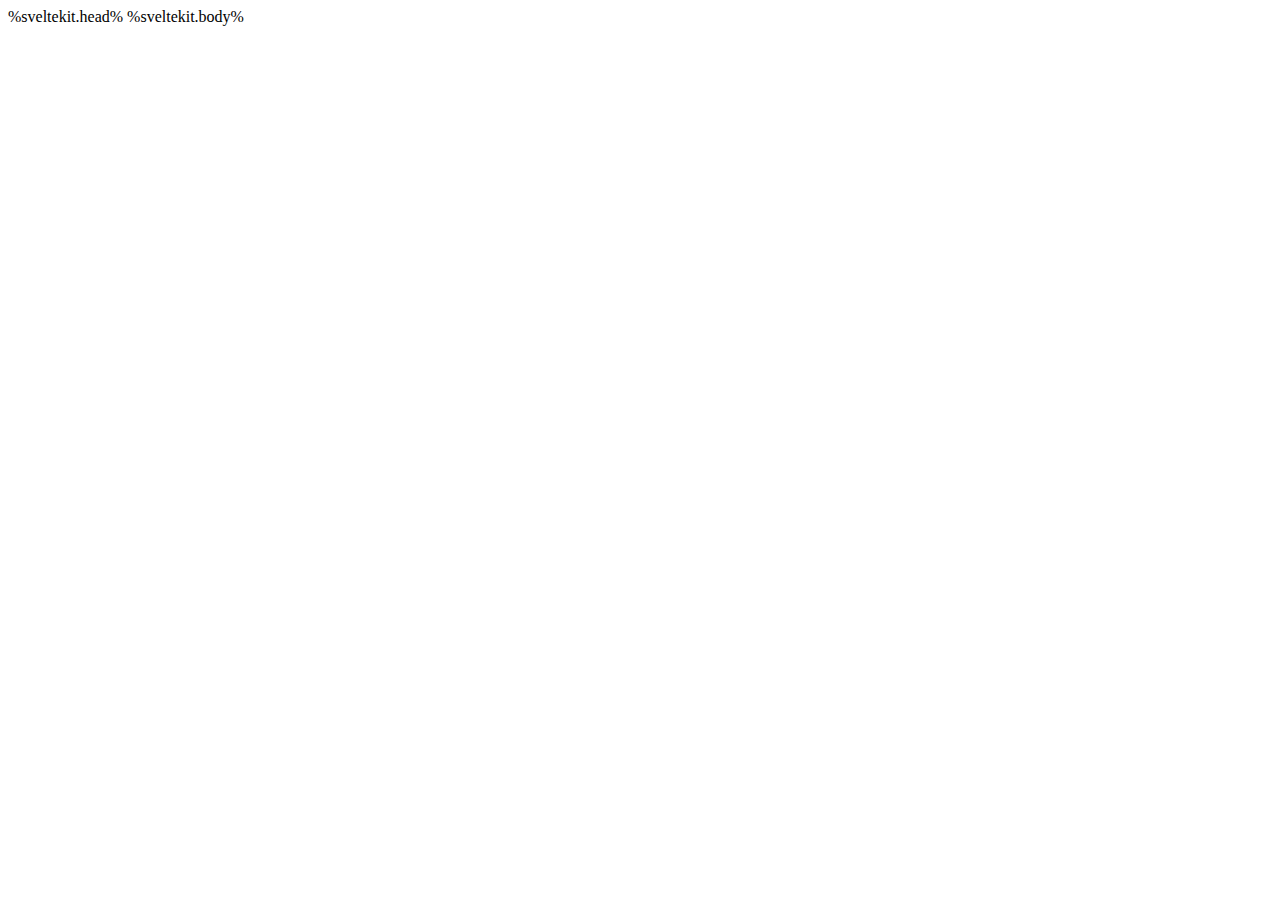
<file: src/app.html>
<!DOCTYPE html>
<html lang="en">
  <head prefix="og: https://ogp.me/ns#">
    <meta charset="utf-8" />
    <meta name="generator" content="gh:importantimport/urara" />
    <meta name="viewport" content="width=device-width, initial-scale=1" />
    <link rel="manifest" crossorigin="use-credentials" href="/manifest.webmanifest" />
    <link rel="alternate" type="application/feed+json" href="/feed.json" />
    <link rel="alternate" type="application/atom+xml" href="/atom.xml" />
    <link rel="sitemap" type="application/xml" href="/sitemap.xml" />
    %sveltekit.head%
  </head>
  <body itemscope itemtype="https://schema.org/WebPage">
    <div style="display: contents">%sveltekit.body%</div>
  </body>
</html>
</file>
<file: _app/immutable/assets/_layout.383e52f0.css>
.i-heroicons-outline-chevron-left{--un-icon:url("data:image/svg+xml;utf8,%3Csvg viewBox='0 0 24 24' width='1.5em' height='1.5em' xmlns='http://www.w3.org/2000/svg' %3E%3Cpath fill='none' stroke='currentColor' stroke-linecap='round' stroke-linejoin='round' stroke-width='2' d='m15 19l-7-7l7-7'/%3E%3C/svg%3E")}.i-heroicons-outline-chevron-left,.i-heroicons-outline-chevron-right{background-color:currentColor;color:inherit;height:1.5em;-webkit-mask:var(--un-icon) no-repeat;mask:var(--un-icon) no-repeat;-webkit-mask-size:100% 100%;mask-size:100% 100%;width:1.5em}.i-heroicons-outline-chevron-right{--un-icon:url("data:image/svg+xml;utf8,%3Csvg viewBox='0 0 24 24' width='1.5em' height='1.5em' xmlns='http://www.w3.org/2000/svg' %3E%3Cpath fill='none' stroke='currentColor' stroke-linecap='round' stroke-linejoin='round' stroke-width='2' d='m9 5l7 7l-7 7'/%3E%3C/svg%3E")}.i-heroicons-outline-color-swatch{--un-icon:url("data:image/svg+xml;utf8,%3Csvg viewBox='0 0 24 24' width='1.5em' height='1.5em' xmlns='http://www.w3.org/2000/svg' %3E%3Cpath fill='none' stroke='currentColor' stroke-linecap='round' stroke-linejoin='round' stroke-width='2' d='M7 21a4 4 0 0 1-4-4V5a2 2 0 0 1 2-2h4a2 2 0 0 1 2 2v12a4 4 0 0 1-4 4Zm0 0h12a2 2 0 0 0 2-2v-4a2 2 0 0 0-2-2h-2.343M11 7.343l1.657-1.657a2 2 0 0 1 2.828 0l2.829 2.829a2 2 0 0 1 0 2.828l-8.486 8.485M7 17h.01'/%3E%3C/svg%3E")}.i-heroicons-outline-color-swatch,.i-heroicons-outline-menu-alt-1{background-color:currentColor;color:inherit;height:1.5em;-webkit-mask:var(--un-icon) no-repeat;mask:var(--un-icon) no-repeat;-webkit-mask-size:100% 100%;mask-size:100% 100%;width:1.5em}.i-heroicons-outline-menu-alt-1{--un-icon:url("data:image/svg+xml;utf8,%3Csvg viewBox='0 0 24 24' width='1.5em' height='1.5em' xmlns='http://www.w3.org/2000/svg' %3E%3Cpath fill='none' stroke='currentColor' stroke-linecap='round' stroke-linejoin='round' stroke-width='2' d='M4 6h16M4 12h8m-8 6h16'/%3E%3C/svg%3E")}.i-heroicons-outline-reply{--un-icon:url("data:image/svg+xml;utf8,%3Csvg viewBox='0 0 24 24' width='1.5em' height='1.5em' xmlns='http://www.w3.org/2000/svg' %3E%3Cpath fill='none' stroke='currentColor' stroke-linecap='round' stroke-linejoin='round' stroke-width='2' d='M3 10h10a8 8 0 0 1 8 8v2M3 10l6 6m-6-6l6-6'/%3E%3C/svg%3E")}.i-heroicons-outline-reply,.i-heroicons-outline-search{background-color:currentColor;color:inherit;height:1.5em;-webkit-mask:var(--un-icon) no-repeat;mask:var(--un-icon) no-repeat;-webkit-mask-size:100% 100%;mask-size:100% 100%;width:1.5em}.i-heroicons-outline-search{--un-icon:url("data:image/svg+xml;utf8,%3Csvg viewBox='0 0 24 24' width='1.5em' height='1.5em' xmlns='http://www.w3.org/2000/svg' %3E%3Cpath fill='none' stroke='currentColor' stroke-linecap='round' stroke-linejoin='round' stroke-width='2' d='m21 21l-6-6m2-5a7 7 0 1 1-14 0a7 7 0 0 1 14 0Z'/%3E%3C/svg%3E")}.i-heroicons-outline-sort-ascending{--un-icon:url("data:image/svg+xml;utf8,%3Csvg viewBox='0 0 24 24' width='1.5em' height='1.5em' xmlns='http://www.w3.org/2000/svg' %3E%3Cpath fill='none' stroke='currentColor' stroke-linecap='round' stroke-linejoin='round' stroke-width='2' d='M3 4h13M3 8h9m-9 4h6m4 0l4-4m0 0l4 4m-4-4v12'/%3E%3C/svg%3E")}.i-heroicons-outline-sort-ascending,.i-heroicons-outline-sort-descending{background-color:currentColor;color:inherit;height:1.5em;-webkit-mask:var(--un-icon) no-repeat;mask:var(--un-icon) no-repeat;-webkit-mask-size:100% 100%;mask-size:100% 100%;width:1.5em}.i-heroicons-outline-sort-descending{--un-icon:url("data:image/svg+xml;utf8,%3Csvg viewBox='0 0 24 24' width='1.5em' height='1.5em' xmlns='http://www.w3.org/2000/svg' %3E%3Cpath fill='none' stroke='currentColor' stroke-linecap='round' stroke-linejoin='round' stroke-width='2' d='M3 4h13M3 8h9m-9 4h9m5-4v12m0 0l-4-4m4 4l4-4'/%3E%3C/svg%3E")}.i-heroicons-outline-trash{--un-icon:url("data:image/svg+xml;utf8,%3Csvg viewBox='0 0 24 24' width='1.5em' height='1.5em' xmlns='http://www.w3.org/2000/svg' %3E%3Cpath fill='none' stroke='currentColor' stroke-linecap='round' stroke-linejoin='round' stroke-width='2' d='m19 7l-.867 12.142A2 2 0 0 1 16.138 21H7.862a2 2 0 0 1-1.995-1.858L5 7m5 4v6m4-6v6m1-10V4a1 1 0 0 0-1-1h-4a1 1 0 0 0-1 1v3M4 7h16'/%3E%3C/svg%3E")}.i-heroicons-outline-trash,.i-heroicons-outline-x{background-color:currentColor;color:inherit;height:1.5em;-webkit-mask:var(--un-icon) no-repeat;mask:var(--un-icon) no-repeat;-webkit-mask-size:100% 100%;mask-size:100% 100%;width:1.5em}.i-heroicons-outline-x{--un-icon:url("data:image/svg+xml;utf8,%3Csvg viewBox='0 0 24 24' width='1.5em' height='1.5em' xmlns='http://www.w3.org/2000/svg' %3E%3Cpath fill='none' stroke='currentColor' stroke-linecap='round' stroke-linejoin='round' stroke-width='2' d='M6 18L18 6M6 6l12 12'/%3E%3C/svg%3E")}.i-heroicons-solid-chevron-down{--un-icon:url("data:image/svg+xml;utf8,%3Csvg viewBox='0 0 20 20' width='1.5em' height='1.5em' xmlns='http://www.w3.org/2000/svg' %3E%3Cpath fill='currentColor' fill-rule='evenodd' d='M5.293 7.293a1 1 0 0 1 1.414 0L10 10.586l3.293-3.293a1 1 0 1 1 1.414 1.414l-4 4a1 1 0 0 1-1.414 0l-4-4a1 1 0 0 1 0-1.414Z' clip-rule='evenodd'/%3E%3C/svg%3E")}.i-heroicons-solid-chevron-down,.i-heroicons-solid-chevron-right{background-color:currentColor;color:inherit;height:1.5em;-webkit-mask:var(--un-icon) no-repeat;mask:var(--un-icon) no-repeat;-webkit-mask-size:100% 100%;mask-size:100% 100%;width:1.5em}.i-heroicons-solid-chevron-right{--un-icon:url("data:image/svg+xml;utf8,%3Csvg viewBox='0 0 20 20' width='1.5em' height='1.5em' xmlns='http://www.w3.org/2000/svg' %3E%3Cpath fill='currentColor' fill-rule='evenodd' d='M7.293 14.707a1 1 0 0 1 0-1.414L10.586 10L7.293 6.707a1 1 0 0 1 1.414-1.414l4 4a1 1 0 0 1 0 1.414l-4 4a1 1 0 0 1-1.414 0Z' clip-rule='evenodd'/%3E%3C/svg%3E")}.i-heroicons-solid-chevron-up{--un-icon:url("data:image/svg+xml;utf8,%3Csvg viewBox='0 0 20 20' width='1.5em' height='1.5em' xmlns='http://www.w3.org/2000/svg' %3E%3Cpath fill='currentColor' fill-rule='evenodd' d='M14.707 12.707a1 1 0 0 1-1.414 0L10 9.414l-3.293 3.293a1 1 0 0 1-1.414-1.414l4-4a1 1 0 0 1 1.414 0l4 4a1 1 0 0 1 0 1.414Z' clip-rule='evenodd'/%3E%3C/svg%3E");background-color:currentColor;color:inherit;height:1.5em;-webkit-mask:var(--un-icon) no-repeat;mask:var(--un-icon) no-repeat;-webkit-mask-size:100% 100%;mask-size:100% 100%;width:1.5em}*,:after,:before{border:0 solid #e5e7eb;box-sizing:border-box}:after,:before{--tw-content:""}html{-webkit-text-size-adjust:100%;font-feature-settings:normal;font-family:ui-sans-serif,system-ui,-apple-system,BlinkMacSystemFont,Segoe UI,Roboto,Helvetica Neue,Arial,Noto Sans,sans-serif,Apple Color Emoji,Segoe UI Emoji,Segoe UI Symbol,Noto Color Emoji;line-height:1.5;-moz-tab-size:4;-o-tab-size:4;tab-size:4}body{line-height:inherit;margin:0}hr{border-top-width:1px;color:inherit;height:0}abbr:where([title]){-webkit-text-decoration:underline dotted;text-decoration:underline dotted}h1,h2,h3,h4,h5,h6{font-size:inherit;font-weight:inherit}a{color:inherit;text-decoration:inherit}b,strong{font-weight:bolder}code,kbd,pre,samp{font-family:ui-monospace,SFMono-Regular,Menlo,Monaco,Consolas,Liberation Mono,Courier New,monospace;font-size:1em}small{font-size:80%}sub,sup{font-size:75%;line-height:0;position:relative;vertical-align:baseline}sub{bottom:-.25em}sup{top:-.5em}table{border-collapse:collapse;border-color:inherit;text-indent:0}button,input,optgroup,select,textarea{color:inherit;font-family:inherit;font-size:100%;font-weight:inherit;line-height:inherit;margin:0;padding:0}button,select{text-transform:none}[type=button],[type=reset],[type=submit],button{-webkit-appearance:button;background-color:transparent;background-image:none}:-moz-focusring{outline:auto}:-moz-ui-invalid{box-shadow:none}progress{vertical-align:baseline}::-webkit-inner-spin-button,::-webkit-outer-spin-button{height:auto}[type=search]{-webkit-appearance:textfield;outline-offset:-2px}::-webkit-search-decoration{-webkit-appearance:none}::-webkit-file-upload-button{-webkit-appearance:button;font:inherit}summary{display:list-item}blockquote,dd,dl,figure,h1,h2,h3,h4,h5,h6,hr,p,pre{margin:0}fieldset{margin:0}fieldset,legend{padding:0}menu,ol,ul{list-style:none;margin:0;padding:0}textarea{resize:vertical}input::-moz-placeholder,textarea::-moz-placeholder{color:#9ca3af;opacity:1}input::placeholder,textarea::placeholder{color:#9ca3af;opacity:1}[role=button],button{cursor:pointer}:disabled{cursor:default}audio,canvas,embed,iframe,img,object,svg,video{display:block;vertical-align:middle}img,video{height:auto;max-width:100%}[hidden]{display:none}:root,[data-theme]{background-color:hsla(var(--b1)/var(--tw-bg-opacity,1));color:hsla(var(--bc)/var(--tw-text-opacity,1))}html{-webkit-tap-highlight-color:transparent}:root,[data-theme=cmyk]{--pf:202.72 83.251% 48.157%;--sf:335.25 77.67% 47.686%;--af:56.195 100% 47.843%;--nf:0 0% 8.1569%;--b2:0 0% 90%;--b3:0 0% 81%;--bc:0 0% 20%;--pc:202.72 100% 12.039%;--sc:335.25 100% 91.922%;--ac:56.195 100% 11.961%;--nc:0 0% 82.039%;--inc:192.2 100% 10.431%;--suc:291.06 100% 87.608%;--wac:25.027 100% 11.333%;--erc:3.956 100% 91.137%;--rounded-box:1rem;--rounded-btn:.5rem;--rounded-badge:1.9rem;--animation-btn:.25s;--animation-input:.2s;--btn-text-case:uppercase;--btn-focus-scale:.95;--border-btn:1px;--tab-border:1px;--tab-radius:.5rem;--p:202.72 83.251% 60.196%;--s:335.25 77.67% 59.608%;--a:56.195 100% 59.804%;--n:0 0% 10.196%;--b1:0 0% 100%;--in:192.2 48.361% 52.157%;--su:291.06 48.454% 38.039%;--wa:25.027 84.615% 56.667%;--er:3.956 80.531% 55.686%;color-scheme:light}[data-theme=dracula]{--pf:325.52 100% 58.98%;--sf:264.71 89.474% 62.118%;--af:31.02 100% 56.941%;--nf:229.57 15.033% 24%;--b2:231.43 14.894% 16.588%;--b3:231.43 14.894% 14.929%;--pc:325.52 100% 14.745%;--sc:264.71 100% 15.529%;--ac:31.02 100% 14.235%;--nc:229.57 70.868% 86%;--inc:190.53 100% 15.373%;--suc:135.18 100% 12.941%;--wac:64.909 100% 15.294%;--erc:0 100% 93.333%;--rounded-box:1rem;--rounded-btn:.5rem;--rounded-badge:1.9rem;--animation-btn:.25s;--animation-input:.2s;--btn-text-case:uppercase;--btn-focus-scale:.95;--border-btn:1px;--tab-border:1px;--tab-radius:.5rem;--p:325.52 100% 73.725%;--s:264.71 89.474% 77.647%;--a:31.02 100% 71.176%;--n:229.57 15.033% 30%;--b1:231.43 14.894% 18.431%;--bc:60 30% 96.078%;--in:190.53 96.61% 76.863%;--su:135.18 94.444% 64.706%;--wa:64.909 91.667% 76.471%;--er:0 100% 66.667%;color-scheme:dark}[data-theme=valentine]{--pf:353.23 73.81% 53.647%;--sf:254.12 86.441% 61.49%;--af:181.41 55.556% 56%;--nf:336 42.857% 38.431%;--b2:318.46 46.429% 80.118%;--b3:318.46 46.429% 72.106%;--pc:353.23 100% 13.412%;--sc:254.12 100% 15.373%;--ac:181.41 100% 14%;--inc:221.21 100% 90.667%;--suc:142.13 100% 87.255%;--wac:32.133 100% 8.7451%;--erc:0 100% 90.118%;--rounded-box:1rem;--rounded-badge:1.9rem;--animation-btn:.25s;--animation-input:.2s;--btn-text-case:uppercase;--btn-focus-scale:.95;--border-btn:1px;--tab-border:1px;--tab-radius:.5rem;--p:353.23 73.81% 67.059%;--s:254.12 86.441% 76.863%;--a:181.41 55.556% 70%;--n:336 42.857% 48.039%;--nc:318.46 46.429% 89.02%;--b1:318.46 46.429% 89.02%;--bc:343.64 38.462% 28.039%;--in:221.21 83.193% 53.333%;--su:142.13 76.216% 36.275%;--wa:32.133 94.619% 43.725%;--er:0 72.222% 50.588%;--rounded-btn:1.9rem;color-scheme:light}[data-theme=aqua]{--pf:181.79 92.857% 39.529%;--sf:274.41 30.909% 45.49%;--af:47.059 100% 64%;--nf:205.4 53.725% 40%;--b2:218.61 52.511% 38.647%;--b3:218.61 52.511% 34.782%;--bc:218.61 100% 88.588%;--sc:274.41 100% 91.373%;--ac:47.059 100% 16%;--nc:205.4 100% 90%;--inc:221.21 100% 90.667%;--suc:142.13 100% 87.255%;--wac:32.133 100% 8.7451%;--erc:0 100% 90.118%;--rounded-box:1rem;--rounded-btn:.5rem;--rounded-badge:1.9rem;--animation-btn:.25s;--animation-input:.2s;--btn-text-case:uppercase;--btn-focus-scale:.95;--border-btn:1px;--tab-border:1px;--tab-radius:.5rem;--p:181.79 92.857% 49.412%;--pc:181.41 100% 16.667%;--s:274.41 30.909% 56.863%;--a:47.059 100% 80%;--n:205.4 53.725% 50%;--b1:218.61 52.511% 42.941%;--in:221.21 83.193% 53.333%;--su:142.13 76.216% 36.275%;--wa:32.133 94.619% 43.725%;--er:0 72.222% 50.588%;color-scheme:dark}[data-theme=synthwave]{--pf:320.73 69.62% 55.216%;--sf:197.03 86.592% 51.922%;--af:48 89.041% 45.647%;--nf:253.22 60.825% 15.216%;--b2:253.85 59.091% 23.294%;--b3:253.85 59.091% 20.965%;--pc:320.73 100% 13.804%;--sc:197.03 100% 12.98%;--ac:48 100% 11.412%;--rounded-box:1rem;--rounded-btn:.5rem;--rounded-badge:1.9rem;--animation-btn:.25s;--animation-input:.2s;--btn-text-case:uppercase;--btn-focus-scale:.95;--border-btn:1px;--tab-border:1px;--tab-radius:.5rem;--p:320.73 69.62% 69.02%;--s:197.03 86.592% 64.902%;--a:48 89.041% 57.059%;--n:253.22 60.825% 19.02%;--nc:260 60% 98.039%;--b1:253.85 59.091% 25.882%;--bc:260 60% 98.039%;--in:199.13 86.957% 63.922%;--inc:257.45 63.218% 17.059%;--su:168.1 74.233% 68.039%;--suc:257.45 63.218% 17.059%;--wa:48 89.041% 57.059%;--wac:257.45 63.218% 17.059%;--er:351.85 73.636% 56.863%;--erc:260 60% 98.039%;color-scheme:dark}[data-theme=night]{--pf:198.44 93.204% 47.686%;--sf:234.45 89.474% 59.137%;--af:328.85 85.621% 56%;--b2:222.22 47.368% 10.059%;--b3:222.22 47.368% 9.0529%;--bc:222.22 65.563% 82.235%;--pc:198.44 100% 11.922%;--sc:234.45 100% 14.784%;--ac:328.85 100% 14%;--nc:217.24 75.772% 83.49%;--inc:198.46 100% 9.6078%;--suc:172.46 100% 10.078%;--wac:40.61 100% 12.706%;--erc:350.94 100% 14.235%;--rounded-box:1rem;--rounded-btn:.5rem;--rounded-badge:1.9rem;--animation-btn:.25s;--animation-input:.2s;--btn-text-case:uppercase;--btn-focus-scale:.95;--border-btn:1px;--tab-border:1px;--tab-radius:.5rem;--p:198.44 93.204% 59.608%;--s:234.45 89.474% 73.922%;--a:328.85 85.621% 70%;--n:217.24 32.584% 17.451%;--nf:217.06 30.357% 21.961%;--b1:222.22 47.368% 11.176%;--in:198.46 90.204% 48.039%;--su:172.46 66.008% 50.392%;--wa:40.61 88.172% 63.529%;--er:350.94 94.558% 71.176%;color-scheme:dark}[data-theme=lofi]{--pf:0 0% 4.0784%;--sf:0 1.9608% 8%;--af:0 0% 11.922%;--nf:0 0% 0%;--btn-text-case:uppercase;--border-btn:1px;--tab-border:1px;--p:0 0% 5.098%;--pc:0 0% 100%;--s:0 1.9608% 10%;--sc:0 0% 100%;--a:0 0% 14.902%;--ac:0 0% 100%;--n:0 0% 0%;--nc:0 0% 100%;--b1:0 0% 100%;--b2:0 0% 94.902%;--b3:0 1.9608% 90%;--bc:0 0% 0%;--in:212.35 100% 47.647%;--inc:0 0% 100%;--su:136.84 72.152% 46.471%;--suc:0 0% 100%;--wa:4.5614 100% 66.471%;--wac:0 0% 100%;--er:325.05 77.6% 49.02%;--erc:0 0% 100%;--rounded-box:.25rem;--rounded-btn:.125rem;--rounded-badge:.125rem;--animation-btn:0;--animation-input:0;--btn-focus-scale:1;--tab-radius:0;color-scheme:light}[data-theme=lemonade]{--pf:88.8 96.154% 24.471%;--sf:60 80.952% 43.765%;--af:62.553 79.661% 70.745%;--nf:238.42 43.182% 13.804%;--b2:0 0% 90%;--b3:0 0% 81%;--bc:0 0% 20%;--pc:88.8 100% 86.118%;--sc:60 100% 10.941%;--ac:62.553 100% 17.686%;--nc:238.42 99.052% 83.451%;--inc:191.61 79.118% 16.902%;--suc:74.458 100% 15.725%;--wac:50.182 100% 15.059%;--erc:.98361 100% 16.588%;--rounded-box:1rem;--rounded-btn:.5rem;--rounded-badge:1.9rem;--animation-btn:.25s;--animation-input:.2s;--btn-text-case:uppercase;--btn-focus-scale:.95;--border-btn:1px;--tab-border:1px;--tab-radius:.5rem;--p:88.8 96.154% 30.588%;--s:60 80.952% 54.706%;--a:62.553 79.661% 88.431%;--n:238.42 43.182% 17.255%;--b1:0 0% 100%;--in:191.61 39.241% 84.51%;--su:74.458 76.147% 78.627%;--wa:50.182 87.302% 75.294%;--er:.98361 70.115% 82.941%;color-scheme:light}[data-theme=cupcake]{--pf:183.03 47.368% 47.216%;--sf:338.25 71.429% 62.431%;--af:39 84.112% 46.431%;--nf:280 46.479% 11.137%;--in:198 93% 60%;--su:158 64% 52%;--wa:43 96% 56%;--er:0 91% 71%;--pc:183.03 100% 11.804%;--sc:338.25 100% 15.608%;--ac:39 100% 11.608%;--nc:280 82.688% 82.784%;--inc:198 100% 12%;--suc:158 100% 10%;--wac:43 100% 11%;--erc:0 100% 14%;--rounded-box:1rem;--rounded-badge:1.9rem;--animation-btn:.25s;--animation-input:.2s;--btn-text-case:uppercase;--btn-focus-scale:.95;--border-btn:1px;--p:183.03 47.368% 59.02%;--s:338.25 71.429% 78.039%;--a:39 84.112% 58.039%;--n:280 46.479% 13.922%;--b1:24 33.333% 97.059%;--b2:26.667 21.951% 91.961%;--b3:22.5 14.286% 89.02%;--bc:280 46.479% 13.922%;--rounded-btn:1.9rem;--tab-border:2px;--tab-radius:.5rem;color-scheme:light}[data-theme=garden]{--pf:138.86 15.982% 34.353%;--sf:96.923 37.143% 74.51%;--af:0 67.742% 75.137%;--nf:0 3.9106% 28.078%;--b2:0 4.3478% 81.882%;--b3:0 4.3478% 73.694%;--in:198 93% 60%;--su:158 64% 52%;--wa:43 96% 56%;--er:0 91% 71%;--pc:138.86 100% 88.588%;--inc:198 100% 12%;--suc:158 100% 10%;--wac:43 100% 11%;--erc:0 100% 14%;--rounded-box:1rem;--rounded-btn:.5rem;--rounded-badge:1.9rem;--animation-btn:.25s;--animation-input:.2s;--btn-text-case:uppercase;--btn-focus-scale:.95;--border-btn:1px;--tab-border:1px;--tab-radius:.5rem;--p:138.86 15.982% 42.941%;--s:96.923 37.143% 93.137%;--sc:96 32.468% 15.098%;--a:0 67.742% 93.922%;--ac:0 21.951% 16.078%;--n:0 3.9106% 35.098%;--nc:0 4.3478% 90.98%;--b1:0 4.3478% 90.98%;--bc:0 3.2258% 6.0784%;color-scheme:light}[data-theme=retro]{--pf:2.6667 73.77% 60.863%;--sf:144.62 27.273% 57.569%;--af:49.024 67.213% 60.863%;--nf:41.667 16.822% 33.569%;--inc:221.21 100% 90.667%;--suc:142.13 100% 87.255%;--wac:32.133 100% 8.7451%;--erc:0 100% 90.118%;--animation-btn:.25s;--animation-input:.2s;--btn-text-case:uppercase;--btn-focus-scale:.95;--border-btn:1px;--tab-border:1px;--tab-radius:.5rem;--p:2.6667 73.77% 76.078%;--pc:345 5.2632% 14.902%;--s:144.62 27.273% 71.961%;--sc:345 5.2632% 14.902%;--a:49.024 67.213% 76.078%;--ac:345 5.2632% 14.902%;--n:41.667 16.822% 41.961%;--nc:45 47.059% 80%;--b1:45 47.059% 80%;--b2:45.283 37.063% 71.961%;--b3:42.188 35.955% 65.098%;--bc:345 5.2632% 14.902%;--in:221.21 83.193% 53.333%;--su:142.13 76.216% 36.275%;--wa:32.133 94.619% 43.725%;--er:0 72.222% 50.588%;--rounded-box:.4rem;--rounded-btn:.4rem;--rounded-badge:.4rem;color-scheme:light}[data-theme=black]{--pf:0 1.9608% 16%;--sf:0 1.9608% 16%;--af:0 1.9608% 16%;--bc:0 0% 80%;--pc:0 5.3922% 84%;--sc:0 5.3922% 84%;--ac:0 5.3922% 84%;--nc:0 2.5404% 83.02%;--inc:240 100% 90%;--suc:120 100% 85.02%;--wac:60 100% 10%;--erc:0 100% 90%;--border-btn:1px;--tab-border:1px;--p:0 1.9608% 20%;--s:0 1.9608% 20%;--a:0 1.9608% 20%;--b1:0 0% 0%;--b2:0 0% 5.098%;--b3:0 1.9608% 10%;--n:0 1.2987% 15.098%;--nf:0 1.9608% 20%;--in:240 100% 50%;--su:120 100% 25.098%;--wa:60 100% 50%;--er:0 100% 50%;--rounded-box:0;--rounded-btn:0;--rounded-badge:0;--animation-btn:0;--animation-input:0;--btn-text-case:lowercase;--btn-focus-scale:1;--tab-radius:0;color-scheme:dark}*,:after,:before{--tw-border-spacing-x:0;--tw-border-spacing-y:0;--tw-translate-x:0;--tw-translate-y:0;--tw-rotate:0;--tw-skew-x:0;--tw-skew-y:0;--tw-scale-x:1;--tw-scale-y:1;--tw-pan-x: ;--tw-pan-y: ;--tw-pinch-zoom: ;--tw-scroll-snap-strictness:proximity;--tw-ordinal: ;--tw-slashed-zero: ;--tw-numeric-figure: ;--tw-numeric-spacing: ;--tw-numeric-fraction: ;--tw-ring-inset: ;--tw-ring-offset-width:0px;--tw-ring-offset-color:#fff;--tw-ring-color:rgba(59,130,246,.5);--tw-ring-offset-shadow:0 0 #0000;--tw-ring-shadow:0 0 #0000;--tw-shadow:0 0 #0000;--tw-shadow-colored:0 0 #0000;--tw-blur: ;--tw-brightness: ;--tw-contrast: ;--tw-grayscale: ;--tw-hue-rotate: ;--tw-invert: ;--tw-saturate: ;--tw-sepia: ;--tw-drop-shadow: ;--tw-backdrop-blur: ;--tw-backdrop-brightness: ;--tw-backdrop-contrast: ;--tw-backdrop-grayscale: ;--tw-backdrop-hue-rotate: ;--tw-backdrop-invert: ;--tw-backdrop-opacity: ;--tw-backdrop-saturate: ;--tw-backdrop-sepia: }::backdrop{--tw-border-spacing-x:0;--tw-border-spacing-y:0;--tw-translate-x:0;--tw-translate-y:0;--tw-rotate:0;--tw-skew-x:0;--tw-skew-y:0;--tw-scale-x:1;--tw-scale-y:1;--tw-pan-x: ;--tw-pan-y: ;--tw-pinch-zoom: ;--tw-scroll-snap-strictness:proximity;--tw-ordinal: ;--tw-slashed-zero: ;--tw-numeric-figure: ;--tw-numeric-spacing: ;--tw-numeric-fraction: ;--tw-ring-inset: ;--tw-ring-offset-width:0px;--tw-ring-offset-color:#fff;--tw-ring-color:rgba(59,130,246,.5);--tw-ring-offset-shadow:0 0 #0000;--tw-ring-shadow:0 0 #0000;--tw-shadow:0 0 #0000;--tw-shadow-colored:0 0 #0000;--tw-blur: ;--tw-brightness: ;--tw-contrast: ;--tw-grayscale: ;--tw-hue-rotate: ;--tw-invert: ;--tw-saturate: ;--tw-sepia: ;--tw-drop-shadow: ;--tw-backdrop-blur: ;--tw-backdrop-brightness: ;--tw-backdrop-contrast: ;--tw-backdrop-grayscale: ;--tw-backdrop-hue-rotate: ;--tw-backdrop-invert: ;--tw-backdrop-opacity: ;--tw-backdrop-saturate: ;--tw-backdrop-sepia: }.container{width:100%}@media (min-width:640px){.container{max-width:640px}}@media (min-width:768px){.container{max-width:768px}}@media (min-width:1024px){.container{max-width:1024px}}@media (min-width:1280px){.container{max-width:1280px}}@media (min-width:1536px){.container{max-width:1536px}}.prose{color:var(--tw-prose-body);max-width:65ch}.prose :where(p):not(:where([class~=not-prose] *)){margin-bottom:1.25em;margin-top:1.25em}.prose :where([class~=lead]):not(:where([class~=not-prose] *)){color:var(--tw-prose-lead);font-size:1.25em;line-height:1.6;margin-bottom:1.2em;margin-top:1.2em}.prose :where(a):not(:where([class~=not-prose] *)){color:var(--tw-prose-links);font-weight:500;text-decoration:underline}.prose :where(strong):not(:where([class~=not-prose] *)){color:var(--tw-prose-bold);font-weight:600}.prose :where(a strong):not(:where([class~=not-prose] *)){color:inherit}.prose :where(blockquote strong):not(:where([class~=not-prose] *)){color:inherit}.prose :where(thead th strong):not(:where([class~=not-prose] *)){color:inherit}.prose :where(ol):not(:where([class~=not-prose] *)){list-style-type:decimal;margin-bottom:1.25em;margin-top:1.25em;padding-left:1.625em}.prose :where(ol[type=A]):not(:where([class~=not-prose] *)){list-style-type:upper-alpha}.prose :where(ol[type=a]):not(:where([class~=not-prose] *)){list-style-type:lower-alpha}.prose :where(ol[type=A s]):not(:where([class~=not-prose] *)){list-style-type:upper-alpha}.prose :where(ol[type=a s]):not(:where([class~=not-prose] *)){list-style-type:lower-alpha}.prose :where(ol[type=I]):not(:where([class~=not-prose] *)){list-style-type:upper-roman}.prose :where(ol[type=i]):not(:where([class~=not-prose] *)){list-style-type:lower-roman}.prose :where(ol[type=I s]):not(:where([class~=not-prose] *)){list-style-type:upper-roman}.prose :where(ol[type=i s]):not(:where([class~=not-prose] *)){list-style-type:lower-roman}.prose :where(ol[type="1"]):not(:where([class~=not-prose] *)){list-style-type:decimal}.prose :where(ul):not(:where([class~=not-prose] *)){list-style-type:disc;margin-bottom:1.25em;margin-top:1.25em;padding-left:1.625em}.prose :where(ol>li):not(:where([class~=not-prose] *))::marker{color:var(--tw-prose-counters);font-weight:400}.prose :where(ul>li):not(:where([class~=not-prose] *))::marker{color:var(--tw-prose-bullets)}.prose :where(hr):not(:where([class~=not-prose] *)){border-color:var(--tw-prose-hr);border-top-width:1px;margin-bottom:3em;margin-top:3em}.prose :where(blockquote):not(:where([class~=not-prose] *)){border-left-color:var(--tw-prose-quote-borders);border-left-width:.25rem;color:var(--tw-prose-quotes);font-style:italic;font-weight:500;margin-bottom:1.6em;margin-top:1.6em;padding-left:1em;quotes:"\201c""\201d""\2018""\2019"}.prose :where(blockquote p:first-of-type):not(:where([class~=not-prose] *)):before{content:open-quote}.prose :where(blockquote p:last-of-type):not(:where([class~=not-prose] *)):after{content:close-quote}.prose :where(h1):not(:where([class~=not-prose] *)){color:var(--tw-prose-headings);font-size:2.25em;font-weight:800;line-height:1.1111111;margin-bottom:.8888889em;margin-top:0}.prose :where(h1 strong):not(:where([class~=not-prose] *)){color:inherit;font-weight:900}.prose :where(h2):not(:where([class~=not-prose] *)){color:var(--tw-prose-headings);font-size:1.5em;font-weight:700;line-height:1.3333333;margin-bottom:1em;margin-top:2em}.prose :where(h2 strong):not(:where([class~=not-prose] *)){color:inherit;font-weight:800}.prose :where(h3):not(:where([class~=not-prose] *)){color:var(--tw-prose-headings);font-size:1.25em;font-weight:600;line-height:1.6;margin-bottom:.6em;margin-top:1.6em}.prose :where(h3 strong):not(:where([class~=not-prose] *)){color:inherit;font-weight:700}.prose :where(h4):not(:where([class~=not-prose] *)){color:var(--tw-prose-headings);font-weight:600;line-height:1.5;margin-bottom:.5em;margin-top:1.5em}.prose :where(h4 strong):not(:where([class~=not-prose] *)){color:inherit;font-weight:700}.prose :where(img):not(:where([class~=not-prose] *)){margin-bottom:2em;margin-top:2em}.prose :where(figure>*):not(:where([class~=not-prose] *)){margin-bottom:0;margin-top:0}.prose :where(figcaption):not(:where([class~=not-prose] *)){color:var(--tw-prose-captions);font-size:.875em;line-height:1.4285714;margin-top:.8571429em}.prose :where(code):not(:where([class~=not-prose] *)){color:var(--tw-prose-code);font-size:.875em;font-weight:600}.prose :where(code):not(:where([class~=not-prose] *)):before{content:"`"}.prose :where(code):not(:where([class~=not-prose] *)):after{content:"`"}.prose :where(a code):not(:where([class~=not-prose] *)){color:inherit}.prose :where(h1 code):not(:where([class~=not-prose] *)){color:inherit}.prose :where(h2 code):not(:where([class~=not-prose] *)){color:inherit;font-size:.875em}.prose :where(h3 code):not(:where([class~=not-prose] *)){color:inherit;font-size:.9em}.prose :where(h4 code):not(:where([class~=not-prose] *)){color:inherit}.prose :where(blockquote code):not(:where([class~=not-prose] *)){color:inherit}.prose :where(thead th code):not(:where([class~=not-prose] *)){color:inherit}.prose :where(pre):not(:where([class~=not-prose] *)){background-color:var(--tw-prose-pre-bg);border-radius:.375rem;color:var(--tw-prose-pre-code);font-size:.875em;font-weight:400;line-height:1.7142857;margin-bottom:1.7142857em;margin-top:1.7142857em;overflow-x:auto;padding:.8571429em 1.1428571em}.prose :where(pre code):not(:where([class~=not-prose] *)){background-color:transparent;border-radius:0;border-width:0;color:inherit;font-family:inherit;font-size:inherit;font-weight:inherit;line-height:inherit;padding:0}.prose :where(pre code):not(:where([class~=not-prose] *)):before{content:none}.prose :where(pre code):not(:where([class~=not-prose] *)):after{content:none}.prose :where(table):not(:where([class~=not-prose] *)){font-size:.875em;line-height:1.7142857;margin-bottom:2em;margin-top:2em;table-layout:auto;text-align:left;width:100%}.prose :where(thead):not(:where([class~=not-prose] *)){border-bottom-color:var(--tw-prose-th-borders);border-bottom-width:1px}.prose :where(thead th):not(:where([class~=not-prose] *)){color:var(--tw-prose-headings);font-weight:600;padding-bottom:.5714286em;padding-left:.5714286em;padding-right:.5714286em;vertical-align:bottom}.prose :where(tbody tr):not(:where([class~=not-prose] *)){border-bottom-color:var(--tw-prose-td-borders);border-bottom-width:1px}.prose :where(tbody tr:last-child):not(:where([class~=not-prose] *)){border-bottom-width:0}.prose :where(tbody td):not(:where([class~=not-prose] *)){vertical-align:baseline}.prose :where(tfoot):not(:where([class~=not-prose] *)){border-top-color:var(--tw-prose-th-borders);border-top-width:1px}.prose :where(tfoot td):not(:where([class~=not-prose] *)){vertical-align:top}.prose{--tw-prose-body:#374151;--tw-prose-headings:#111827;--tw-prose-lead:#4b5563;--tw-prose-links:#111827;--tw-prose-bold:#111827;--tw-prose-counters:#6b7280;--tw-prose-bullets:#d1d5db;--tw-prose-hr:#e5e7eb;--tw-prose-quotes:#111827;--tw-prose-quote-borders:#e5e7eb;--tw-prose-captions:#6b7280;--tw-prose-code:#111827;--tw-prose-pre-code:#e5e7eb;--tw-prose-pre-bg:#1f2937;--tw-prose-th-borders:#d1d5db;--tw-prose-td-borders:#e5e7eb;--tw-prose-invert-body:#d1d5db;--tw-prose-invert-headings:#fff;--tw-prose-invert-lead:#9ca3af;--tw-prose-invert-links:#fff;--tw-prose-invert-bold:#fff;--tw-prose-invert-counters:#9ca3af;--tw-prose-invert-bullets:#4b5563;--tw-prose-invert-hr:#374151;--tw-prose-invert-quotes:#f3f4f6;--tw-prose-invert-quote-borders:#374151;--tw-prose-invert-captions:#9ca3af;--tw-prose-invert-code:#fff;--tw-prose-invert-pre-code:#d1d5db;--tw-prose-invert-pre-bg:rgba(0,0,0,.5);--tw-prose-invert-th-borders:#4b5563;--tw-prose-invert-td-borders:#374151;font-size:1rem;line-height:1.75}.prose :where(video):not(:where([class~=not-prose] *)){margin-bottom:2em;margin-top:2em}.prose :where(figure):not(:where([class~=not-prose] *)){margin-bottom:2em;margin-top:2em}.prose :where(li):not(:where([class~=not-prose] *)){margin-bottom:.5em;margin-top:.5em}.prose :where(ol>li):not(:where([class~=not-prose] *)){padding-left:.375em}.prose :where(ul>li):not(:where([class~=not-prose] *)){padding-left:.375em}.prose :where(.prose>ul>li p):not(:where([class~=not-prose] *)){margin-bottom:.75em;margin-top:.75em}.prose :where(.prose>ul>li>:first-child):not(:where([class~=not-prose] *)){margin-top:1.25em}.prose :where(.prose>ul>li>:last-child):not(:where([class~=not-prose] *)){margin-bottom:1.25em}.prose :where(.prose>ol>li>:first-child):not(:where([class~=not-prose] *)){margin-top:1.25em}.prose :where(.prose>ol>li>:last-child):not(:where([class~=not-prose] *)){margin-bottom:1.25em}.prose :where(ul ul,ul ol,ol ul,ol ol):not(:where([class~=not-prose] *)){margin-bottom:.75em;margin-top:.75em}.prose :where(hr+*):not(:where([class~=not-prose] *)){margin-top:0}.prose :where(h2+*):not(:where([class~=not-prose] *)){margin-top:0}.prose :where(h3+*):not(:where([class~=not-prose] *)){margin-top:0}.prose :where(h4+*):not(:where([class~=not-prose] *)){margin-top:0}.prose :where(thead th:first-child):not(:where([class~=not-prose] *)){padding-left:0}.prose :where(thead th:last-child):not(:where([class~=not-prose] *)){padding-right:0}.prose :where(tbody td,tfoot td):not(:where([class~=not-prose] *)){padding:.5714286em}.prose :where(tbody td:first-child,tfoot td:first-child):not(:where([class~=not-prose] *)){padding-left:0}.prose :where(tbody td:last-child,tfoot td:last-child):not(:where([class~=not-prose] *)){padding-right:0}.prose :where(.prose>:first-child):not(:where([class~=not-prose] *)){margin-top:0}.prose :where(.prose>:last-child):not(:where([class~=not-prose] *)){margin-bottom:0}.alert{--tw-bg-opacity:1;align-items:center;background-color:hsl(var(--b2,var(--b1))/var(--tw-bg-opacity));border-radius:var(--rounded-box,1rem);display:flex;flex-direction:column;gap:1rem;justify-content:space-between;padding:1rem;width:100%}.alert>:not([hidden])~:not([hidden]){--tw-space-y-reverse:0;margin-bottom:calc(.5rem*var(--tw-space-y-reverse));margin-top:calc(.5rem*(1 - var(--tw-space-y-reverse)))}@media (min-width:768px){.alert{flex-direction:row}.alert>:not([hidden])~:not([hidden]){--tw-space-y-reverse:0;margin-bottom:calc(0px*var(--tw-space-y-reverse));margin-top:calc(0px*(1 - var(--tw-space-y-reverse)))}}.alert>:where(*){align-items:center;display:flex;gap:.5rem}.avatar{display:inline-flex;position:relative}.avatar>div{aspect-ratio:1/1;display:block;overflow:hidden}.avatar img{height:100%;-o-object-fit:cover;object-fit:cover;width:100%}.avatar.placeholder>div{display:flex}.avatar.placeholder>div,.btn{align-items:center;justify-content:center}.btn{--tw-border-opacity:1;--tw-bg-opacity:1;--tw-text-opacity:1;animation:button-pop var(--animation-btn,.25s) ease-out;background-color:hsl(var(--n)/var(--tw-bg-opacity));border-color:transparent;border-color:hsl(var(--n)/var(--tw-border-opacity));border-radius:var(--rounded-btn,.5rem);border-width:var(--border-btn,1px);color:hsl(var(--nc)/var(--tw-text-opacity));cursor:pointer;display:inline-flex;flex-shrink:0;flex-wrap:wrap;font-size:.875rem;font-weight:600;height:3rem;line-height:1.25rem;line-height:1em;min-height:3rem;padding-left:1rem;padding-right:1rem;text-align:center;text-decoration-line:none;text-transform:uppercase;text-transform:var(--btn-text-case,uppercase);transition-duration:.2s;transition-property:color,background-color,border-color,text-decoration-color,fill,stroke,opacity,box-shadow,transform,filter,-webkit-backdrop-filter;transition-property:color,background-color,border-color,text-decoration-color,fill,stroke,opacity,box-shadow,transform,filter,backdrop-filter;transition-property:color,background-color,border-color,text-decoration-color,fill,stroke,opacity,box-shadow,transform,filter,backdrop-filter,-webkit-backdrop-filter;transition-timing-function:cubic-bezier(.4,0,.2,1);-webkit-user-select:none;-moz-user-select:none;user-select:none}.btn-disabled,.btn[disabled]{pointer-events:none}.btn-circle,.btn-square{height:3rem;padding:0;width:3rem}.btn-circle{border-radius:9999px}.btn.loading,.btn.loading:hover{pointer-events:none}.btn.loading:before{animation:spin 2s linear infinite;border-color:transparent currentColor currentColor transparent;border-radius:9999px;border-width:2px;content:"";height:1rem;margin-right:.5rem;width:1rem}@media (prefers-reduced-motion:reduce){.btn.loading:before{animation:spin 10s linear infinite}}@keyframes spin{0%{transform:rotate(0)}to{transform:rotate(1turn)}}.btn-group>input[type=radio].btn{-webkit-appearance:none;-moz-appearance:none;appearance:none}.btn-group>input[type=radio].btn:before{content:attr(data-title)}.card{border-radius:var(--rounded-box,1rem);display:flex;flex-direction:column;position:relative}.card:focus{outline:2px solid transparent;outline-offset:2px}.card-body{display:flex;flex:1 1 auto;flex-direction:column;gap:.5rem;padding:var(--padding-card,2rem)}.card-body :where(p){flex-grow:1}.card figure{align-items:center;display:flex;justify-content:center}.card.image-full{display:grid}.card.image-full:before{--tw-bg-opacity:1;background-color:hsl(var(--n)/var(--tw-bg-opacity));border-radius:var(--rounded-box,1rem);content:"";opacity:.75;position:relative;z-index:10}.card.image-full:before,.card.image-full>*{grid-column-start:1;grid-row-start:1}.card.image-full>figure img{height:100%;-o-object-fit:cover;object-fit:cover}.card.image-full>.card-body{--tw-text-opacity:1;color:hsl(var(--nc)/var(--tw-text-opacity));position:relative;z-index:20}.divider{align-items:center;align-self:stretch;display:flex;flex-direction:row;height:1rem;margin-bottom:1rem;margin-top:1rem;white-space:nowrap}.divider:after,.divider:before{content:"";flex-grow:1;height:.125rem;width:100%}.dropdown{display:inline-block;position:relative}.dropdown>:focus{outline:2px solid transparent;outline-offset:2px}.dropdown .dropdown-content{--tw-scale-x:.95;--tw-scale-y:.95;opacity:0;position:absolute;transform:translate(var(--tw-translate-x),var(--tw-translate-y)) rotate(var(--tw-rotate)) skew(var(--tw-skew-x)) skewY(var(--tw-skew-y)) scaleX(var(--tw-scale-x)) scaleY(var(--tw-scale-y));transform-origin:top;transition-duration:.2s;transition-property:color,background-color,border-color,text-decoration-color,fill,stroke,opacity,box-shadow,transform,filter,-webkit-backdrop-filter;transition-property:color,background-color,border-color,text-decoration-color,fill,stroke,opacity,box-shadow,transform,filter,backdrop-filter;transition-property:color,background-color,border-color,text-decoration-color,fill,stroke,opacity,box-shadow,transform,filter,backdrop-filter,-webkit-backdrop-filter;transition-timing-function:cubic-bezier(.4,0,.2,1);visibility:hidden;z-index:50}.dropdown-end .dropdown-content{right:0}.dropdown-left .dropdown-content{bottom:auto;right:100%;top:0;transform-origin:right}.dropdown-right .dropdown-content{bottom:auto;left:100%;top:0;transform-origin:left}.dropdown-bottom .dropdown-content{bottom:auto;top:100%;transform-origin:top}.dropdown-top .dropdown-content{bottom:100%;top:auto;transform-origin:bottom}.dropdown-end.dropdown-left .dropdown-content,.dropdown-end.dropdown-right .dropdown-content{bottom:0;top:auto}.dropdown.dropdown-hover:hover .dropdown-content,.dropdown.dropdown-open .dropdown-content,.dropdown:not(.dropdown-hover):focus .dropdown-content,.dropdown:not(.dropdown-hover):focus-within .dropdown-content{opacity:1;visibility:visible}.footer{-moz-column-gap:1rem;column-gap:1rem;font-size:.875rem;grid-auto-flow:row;line-height:1.25rem;row-gap:2.5rem;width:100%}.footer,.footer>*{display:grid;place-items:start}.footer>*{gap:.5rem}.footer-center{text-align:center}.footer-center,.footer-center>*{place-items:center}@media (min-width:48rem){.footer{grid-auto-flow:column}.footer-center{grid-auto-flow:row dense}}.label{align-items:center;display:flex;justify-content:space-between;padding:.5rem .25rem;-webkit-user-select:none;-moz-user-select:none;user-select:none}.input{--tw-border-opacity:0;--tw-bg-opacity:1;background-color:hsl(var(--b1)/var(--tw-bg-opacity));border-color:hsl(var(--bc)/var(--tw-border-opacity));border-radius:var(--rounded-btn,.5rem);border-width:1px;flex-shrink:1;font-size:1rem;height:3rem;line-height:2;line-height:1.5rem;padding-left:1rem;padding-right:1rem}.input-group>.input{isolation:isolate}.input-group>*,.input-group>.input,.input-group>.select,.input-group>.textarea{border-radius:0}.kbd{--tw-border-opacity:.2;--tw-bg-opacity:1;align-items:center;background-color:hsl(var(--b2,var(--b1))/var(--tw-bg-opacity));border-color:hsl(var(--bc)/var(--tw-border-opacity));border-radius:var(--rounded-btn,.5rem);border-width:1px 1px 2px;display:inline-flex;justify-content:center;min-height:2.2em;min-width:2.2em;padding-left:.5rem;padding-right:.5rem}.link{cursor:pointer;text-decoration-line:underline}.menu{display:flex;flex-direction:column;flex-wrap:wrap}.menu.horizontal{display:inline-flex;flex-direction:row}.menu.horizontal :where(li){flex-direction:row}:where(.menu li){align-items:stretch;display:flex;flex-direction:column;flex-shrink:0;flex-wrap:wrap;position:relative}.menu :where(li:not(.menu-title))>:where(:not(ul)){display:flex}.menu :where(li:not(.disabled):not(.menu-title))>:where(:not(ul)){align-items:center;cursor:pointer;outline:2px solid transparent;outline-offset:2px;-webkit-user-select:none;-moz-user-select:none;user-select:none}.menu>:where(li>:not(ul):focus){outline:2px solid transparent;outline-offset:2px}.menu>:where(li.disabled>:not(ul):focus){cursor:auto}.menu>:where(li) :where(ul){align-items:stretch;display:flex;flex-direction:column}.menu>:where(li)>:where(ul){border-bottom-left-radius:inherit;border-bottom-right-radius:inherit;border-top-left-radius:inherit;border-top-right-radius:inherit;display:none;left:100%;position:absolute;top:auto}.menu>:where(li:hover)>:where(ul){display:flex}.menu>:where(li:focus)>:where(ul){display:flex}.navbar{align-items:center;display:flex;min-height:4rem;padding:var(--navbar-padding,.5rem);width:100%}:where(.navbar>*){align-items:center;display:inline-flex}.navbar-start{justify-content:flex-start;width:50%}.navbar-end{justify-content:flex-end;width:50%}.radial-progress{--value:0;--size:5rem;--thickness:calc(var(--size)/10);background-color:transparent;border-radius:9999px;box-sizing:content-box;display:inline-grid;height:var(--size);place-content:center;position:relative;vertical-align:middle;width:var(--size)}.radial-progress::-moz-progress-bar{-moz-appearance:none;appearance:none;background-color:transparent}.radial-progress::-webkit-progress-bar,.radial-progress::-webkit-progress-value{-webkit-appearance:none;appearance:none;background-color:transparent}.radial-progress:after,.radial-progress:before{border-radius:9999px;content:"";position:absolute}.radial-progress:before{background:radial-gradient(farthest-side,currentColor 98%,#0000) top/var(--thickness) var(--thickness) no-repeat,conic-gradient(currentColor calc(var(--value)*1%),#0000 0);bottom:0;left:0;-webkit-mask:radial-gradient(farthest-side,#0000 calc(99% - var(--thickness)),#000 calc(100% - var(--thickness)));mask:radial-gradient(farthest-side,#0000 calc(99% - var(--thickness)),#000 calc(100% - var(--thickness)));right:0;top:0}.radial-progress:after{background-color:currentColor;inset:calc(50% - var(--thickness)/2);transform:rotate(calc(var(--value)*3.6deg - 90deg)) translate(calc(var(--size)/2 - 50%))}.swap{cursor:pointer;display:inline-grid;place-content:center;position:relative;-webkit-user-select:none;-moz-user-select:none;user-select:none}.swap>*{grid-column-start:1;grid-row-start:1;transition-duration:.3s;transition-property:transform,opacity;transition-timing-function:cubic-bezier(.4,0,.2,1)}.swap input{-webkit-appearance:none;-moz-appearance:none;appearance:none}.swap .swap-indeterminate,.swap .swap-on,.swap input:indeterminate~.swap-on{opacity:0}.swap input:checked~.swap-off,.swap input:indeterminate~.swap-off,.swap.swap-active .swap-off{opacity:0}.swap input:checked~.swap-on,.swap input:indeterminate~.swap-indeterminate,.swap-active .swap-on{opacity:1}.tabs{align-items:flex-end;display:flex}.tab,.tabs{flex-wrap:wrap}.tab{--tab-padding:1rem;--tw-text-opacity:.5;--tab-color:hsla(var(--bc)/var(--tw-text-opacity,1));--tab-bg:hsla(var(--b1)/var(--tw-bg-opacity,1));--tab-border-color:hsla(var(--b3)/var(--tw-bg-opacity,1));align-items:center;color:var(--tab-color);cursor:pointer;display:inline-flex;font-size:.875rem;height:2rem;justify-content:center;line-height:1.25rem;line-height:2;padding-left:var(--tab-padding,1rem);padding-right:var(--tab-padding,1rem);text-align:center;-webkit-user-select:none;-moz-user-select:none;user-select:none}.tab,.table{position:relative}.table{text-align:left}.table th:first-child{left:0;position:sticky;position:-webkit-sticky;z-index:11}.tooltip{--tooltip-offset:calc(100% + 1px + var(--tooltip-tail, 0px));--tooltip-tail:3px;--tooltip-color:hsl(var(--n));--tooltip-text-color:hsl(var(--nc));--tooltip-tail-offset:calc(100% + 1px - var(--tooltip-tail));display:inline-block;position:relative;text-align:center}.tooltip:before{--tw-content:attr(data-tip);background-color:var(--tooltip-color);border-radius:.25rem;color:var(--tooltip-text-color);content:var(--tw-content);font-size:.875rem;line-height:1.25rem;max-width:20rem;padding:.25rem .5rem;pointer-events:none;position:absolute;width:-moz-max-content;width:max-content;z-index:1}.tooltip-top:before,.tooltip:before{bottom:var(--tooltip-offset);left:50%;right:auto;top:auto;transform:translate(-50%)}.tooltip-bottom:before{bottom:auto;left:50%;right:auto;top:var(--tooltip-offset);transform:translate(-50%)}.alert-info{background-color:hsl(var(--in)/var(--tw-bg-opacity));color:hsl(var(--inc,var(--nc))/var(--tw-text-opacity))}.alert-info,.alert-success{--tw-bg-opacity:1;--tw-text-opacity:1}.alert-success{background-color:hsl(var(--su)/var(--tw-bg-opacity));color:hsl(var(--suc,var(--nc))/var(--tw-text-opacity))}.alert-warning{background-color:hsl(var(--wa)/var(--tw-bg-opacity));color:hsl(var(--wac,var(--nc))/var(--tw-text-opacity))}.alert-error,.alert-warning{--tw-bg-opacity:1;--tw-text-opacity:1}.alert-error{background-color:hsl(var(--er)/var(--tw-bg-opacity));color:hsl(var(--erc,var(--nc))/var(--tw-text-opacity))}.avatar-group :where(.avatar){--tw-border-opacity:1;border-color:hsl(var(--b1)/var(--tw-border-opacity));border-radius:9999px;border-width:4px;overflow:hidden}.btn-outline.btn-primary .badge{--tw-border-opacity:1;--tw-bg-opacity:1;--tw-text-opacity:1;background-color:hsl(var(--p)/var(--tw-bg-opacity));border-color:hsl(var(--p)/var(--tw-border-opacity));color:hsl(var(--pc)/var(--tw-text-opacity))}.btn-outline.\!btn-secondary .badge{--tw-border-opacity:1!important;--tw-bg-opacity:1!important;--tw-text-opacity:1!important;background-color:hsl(var(--s)/var(--tw-bg-opacity))!important;border-color:hsl(var(--s)/var(--tw-border-opacity))!important;color:hsl(var(--sc)/var(--tw-text-opacity))!important}.btn-outline.btn-secondary .badge{--tw-border-opacity:1;--tw-bg-opacity:1;--tw-text-opacity:1;background-color:hsl(var(--s)/var(--tw-bg-opacity));border-color:hsl(var(--s)/var(--tw-border-opacity));color:hsl(var(--sc)/var(--tw-text-opacity))}.btn-outline.btn-accent .badge{--tw-border-opacity:1;--tw-bg-opacity:1;--tw-text-opacity:1;background-color:hsl(var(--a)/var(--tw-bg-opacity));border-color:hsl(var(--a)/var(--tw-border-opacity));color:hsl(var(--ac)/var(--tw-text-opacity))}.btn-outline .badge.outline{--tw-border-opacity:1;background-color:transparent;border-color:hsl(var(--nf,var(--n))/var(--tw-border-opacity))}.btn-outline.btn-primary .badge-outline{--tw-border-opacity:1;--tw-text-opacity:1;background-color:transparent;border-color:hsl(var(--p)/var(--tw-border-opacity));color:hsl(var(--p)/var(--tw-text-opacity))}.btn-outline.\!btn-secondary .badge-outline{--tw-border-opacity:1!important;--tw-text-opacity:1!important;background-color:transparent!important;border-color:hsl(var(--s)/var(--tw-border-opacity))!important;color:hsl(var(--s)/var(--tw-text-opacity))!important}.btn-outline.btn-secondary .badge-outline{--tw-border-opacity:1;--tw-text-opacity:1;background-color:transparent;border-color:hsl(var(--s)/var(--tw-border-opacity));color:hsl(var(--s)/var(--tw-text-opacity))}.btn-outline.btn-accent .badge-outline{--tw-border-opacity:1;--tw-text-opacity:1;background-color:transparent;border-color:hsl(var(--a)/var(--tw-border-opacity));color:hsl(var(--a)/var(--tw-text-opacity))}.btn-outline:hover .badge.outline{--tw-border-opacity:1;--tw-text-opacity:1;border-color:hsl(var(--b2,var(--b1))/var(--tw-border-opacity));color:hsl(var(--nc)/var(--tw-text-opacity))}.btn-outline.btn-primary:hover .badge{background-color:hsl(var(--pc)/var(--tw-bg-opacity));color:hsl(var(--p)/var(--tw-text-opacity))}.btn-outline.btn-primary:hover .badge,.btn-outline.btn-primary:hover .badge.outline{--tw-border-opacity:1;--tw-bg-opacity:1;--tw-text-opacity:1;border-color:hsl(var(--pc)/var(--tw-border-opacity))}.btn-outline.btn-primary:hover .badge.outline{background-color:hsl(var(--pf,var(--p))/var(--tw-bg-opacity));color:hsl(var(--pc)/var(--tw-text-opacity))}.btn-outline.\!btn-secondary:hover .badge{--tw-border-opacity:1!important;--tw-bg-opacity:1!important;--tw-text-opacity:1!important;background-color:hsl(var(--sc)/var(--tw-bg-opacity))!important;border-color:hsl(var(--sc)/var(--tw-border-opacity))!important;color:hsl(var(--s)/var(--tw-text-opacity))!important}.btn-outline.btn-secondary:hover .badge{--tw-border-opacity:1;--tw-bg-opacity:1;--tw-text-opacity:1;background-color:hsl(var(--sc)/var(--tw-bg-opacity));border-color:hsl(var(--sc)/var(--tw-border-opacity));color:hsl(var(--s)/var(--tw-text-opacity))}.btn-outline.\!btn-secondary:hover .badge.outline{--tw-border-opacity:1!important;--tw-bg-opacity:1!important;--tw-text-opacity:1!important;background-color:hsl(var(--sf,var(--s))/var(--tw-bg-opacity))!important;border-color:hsl(var(--sc)/var(--tw-border-opacity))!important;color:hsl(var(--sc)/var(--tw-text-opacity))!important}.btn-outline.btn-secondary:hover .badge.outline{--tw-border-opacity:1;--tw-bg-opacity:1;--tw-text-opacity:1;background-color:hsl(var(--sf,var(--s))/var(--tw-bg-opacity));border-color:hsl(var(--sc)/var(--tw-border-opacity));color:hsl(var(--sc)/var(--tw-text-opacity))}.btn-outline.btn-accent:hover .badge{background-color:hsl(var(--ac)/var(--tw-bg-opacity));color:hsl(var(--a)/var(--tw-text-opacity))}.btn-outline.btn-accent:hover .badge,.btn-outline.btn-accent:hover .badge.outline{--tw-border-opacity:1;--tw-bg-opacity:1;--tw-text-opacity:1;border-color:hsl(var(--ac)/var(--tw-border-opacity))}.btn-outline.btn-accent:hover .badge.outline{background-color:hsl(var(--af,var(--a))/var(--tw-bg-opacity));color:hsl(var(--ac)/var(--tw-text-opacity))}.btm-nav>.disabled,.btm-nav>.disabled:hover,.btm-nav>[disabled],.btm-nav>[disabled]:hover{--tw-border-opacity:0;--tw-bg-opacity:.1;--tw-text-opacity:.2;background-color:hsl(var(--n)/var(--tw-bg-opacity));color:hsl(var(--bc)/var(--tw-text-opacity));pointer-events:none}.btm-nav>* .label{font-size:1rem;line-height:1.5rem}.btn:active:focus,.btn:active:hover{animation:none;transform:scale(var(--btn-focus-scale,.95))}.btn-active,.btn:hover{--tw-border-opacity:1;--tw-bg-opacity:1;background-color:hsl(var(--nf,var(--n))/var(--tw-bg-opacity));border-color:hsl(var(--nf,var(--n))/var(--tw-border-opacity))}.btn:focus-visible{outline:2px solid hsl(var(--nf));outline-offset:2px}.btn-primary{--tw-border-opacity:1;--tw-bg-opacity:1;--tw-text-opacity:1;background-color:hsl(var(--p)/var(--tw-bg-opacity));border-color:hsl(var(--p)/var(--tw-border-opacity));color:hsl(var(--pc)/var(--tw-text-opacity))}.btn-primary.btn-active,.btn-primary:hover{--tw-border-opacity:1;--tw-bg-opacity:1;background-color:hsl(var(--pf,var(--p))/var(--tw-bg-opacity));border-color:hsl(var(--pf,var(--p))/var(--tw-border-opacity))}.btn-primary:focus-visible{outline:2px solid hsl(var(--p))}.\!btn-secondary{--tw-border-opacity:1!important;--tw-bg-opacity:1!important;--tw-text-opacity:1!important;background-color:hsl(var(--s)/var(--tw-bg-opacity))!important;border-color:hsl(var(--s)/var(--tw-border-opacity))!important;color:hsl(var(--sc)/var(--tw-text-opacity))!important}.btn-secondary{--tw-border-opacity:1;--tw-bg-opacity:1;--tw-text-opacity:1;background-color:hsl(var(--s)/var(--tw-bg-opacity));border-color:hsl(var(--s)/var(--tw-border-opacity));color:hsl(var(--sc)/var(--tw-text-opacity))}.btn-secondary.btn-active,.btn-secondary:hover{--tw-border-opacity:1;--tw-bg-opacity:1;background-color:hsl(var(--sf,var(--s))/var(--tw-bg-opacity));border-color:hsl(var(--sf,var(--s))/var(--tw-border-opacity))}.\!btn-secondary.btn-active,.\!btn-secondary:hover{--tw-border-opacity:1!important;--tw-bg-opacity:1!important;background-color:hsl(var(--sf,var(--s))/var(--tw-bg-opacity))!important;border-color:hsl(var(--sf,var(--s))/var(--tw-border-opacity))!important}.\!btn-secondary:focus-visible{outline:2px solid hsl(var(--s))!important}.btn-secondary:focus-visible{outline:2px solid hsl(var(--s))}.btn-accent{--tw-border-opacity:1;--tw-bg-opacity:1;--tw-text-opacity:1;background-color:hsl(var(--a)/var(--tw-bg-opacity));border-color:hsl(var(--a)/var(--tw-border-opacity));color:hsl(var(--ac)/var(--tw-text-opacity))}.btn-accent.btn-active,.btn-accent:hover{--tw-border-opacity:1;--tw-bg-opacity:1;background-color:hsl(var(--af,var(--a))/var(--tw-bg-opacity));border-color:hsl(var(--af,var(--a))/var(--tw-border-opacity))}.btn-accent:focus-visible{outline:2px solid hsl(var(--a))}.btn.glass.btn-active,.btn.glass:hover{--glass-opacity:25%;--glass-border-opacity:15%}.btn.glass:focus-visible{outline:2px solid currentColor}.btn-ghost{background-color:transparent;border-color:transparent;border-width:1px;color:currentColor}.btn-ghost.btn-active,.btn-ghost:hover{--tw-border-opacity:0;--tw-bg-opacity:.2;background-color:hsl(var(--bc)/var(--tw-bg-opacity))}.btn-ghost:focus-visible{outline:2px solid currentColor}.btn-outline.btn-primary{--tw-text-opacity:1;color:hsl(var(--p)/var(--tw-text-opacity))}.btn-outline.btn-primary.btn-active,.btn-outline.btn-primary:hover{--tw-border-opacity:1;--tw-bg-opacity:1;--tw-text-opacity:1;background-color:hsl(var(--pf,var(--p))/var(--tw-bg-opacity));border-color:hsl(var(--pf,var(--p))/var(--tw-border-opacity));color:hsl(var(--pc)/var(--tw-text-opacity))}.btn-outline.\!btn-secondary{--tw-text-opacity:1!important;color:hsl(var(--s)/var(--tw-text-opacity))!important}.btn-outline.btn-secondary{--tw-text-opacity:1;color:hsl(var(--s)/var(--tw-text-opacity))}.btn-outline.btn-secondary.btn-active,.btn-outline.btn-secondary:hover{--tw-border-opacity:1;--tw-bg-opacity:1;--tw-text-opacity:1;background-color:hsl(var(--sf,var(--s))/var(--tw-bg-opacity));border-color:hsl(var(--sf,var(--s))/var(--tw-border-opacity));color:hsl(var(--sc)/var(--tw-text-opacity))}.btn-outline.\!btn-secondary.btn-active,.btn-outline.\!btn-secondary:hover{--tw-border-opacity:1!important;--tw-bg-opacity:1!important;--tw-text-opacity:1!important;background-color:hsl(var(--sf,var(--s))/var(--tw-bg-opacity))!important;border-color:hsl(var(--sf,var(--s))/var(--tw-border-opacity))!important;color:hsl(var(--sc)/var(--tw-text-opacity))!important}.btn-outline.btn-accent{--tw-text-opacity:1;color:hsl(var(--a)/var(--tw-text-opacity))}.btn-outline.btn-accent.btn-active,.btn-outline.btn-accent:hover{--tw-border-opacity:1;--tw-bg-opacity:1;--tw-text-opacity:1;background-color:hsl(var(--af,var(--a))/var(--tw-bg-opacity));border-color:hsl(var(--af,var(--a))/var(--tw-border-opacity));color:hsl(var(--ac)/var(--tw-text-opacity))}.btn-disabled,.btn-disabled:hover,.btn[disabled],.btn[disabled]:hover{--tw-border-opacity:0;--tw-bg-opacity:.2;--tw-text-opacity:.2;background-color:hsl(var(--n)/var(--tw-bg-opacity));color:hsl(var(--bc)/var(--tw-text-opacity))}.btn.loading.btn-circle:before,.btn.loading.btn-square:before{margin-right:0}.btn.loading.btn-lg:before,.btn.loading.btn-xl:before{height:1.25rem;width:1.25rem}.btn.loading.btn-sm:before,.btn.loading.btn-xs:before{height:.75rem;width:.75rem}.btn-group>.btn-active,.btn-group>input[type=radio]:checked.btn{--tw-border-opacity:1;--tw-bg-opacity:1;--tw-text-opacity:1;background-color:hsl(var(--p)/var(--tw-bg-opacity));border-color:hsl(var(--p)/var(--tw-border-opacity));color:hsl(var(--pc)/var(--tw-text-opacity))}.btn-group>.btn-active:focus-visible,.btn-group>input[type=radio]:checked.btn:focus-visible{outline:2px solid hsl(var(--p))}@keyframes button-pop{0%{transform:scale(var(--btn-focus-scale,.95))}40%{transform:scale(1.02)}to{transform:scale(1)}}.card :where(figure:first-child){border-end-end-radius:unset;border-end-start-radius:unset;border-start-end-radius:inherit;border-start-start-radius:inherit;overflow:hidden}.card :where(figure:last-child){border-end-end-radius:inherit;border-end-start-radius:inherit;border-start-end-radius:unset;border-start-start-radius:unset;overflow:hidden}.card:focus-visible{outline:2px solid currentColor;outline-offset:2px}.card.bordered{--tw-border-opacity:1;border-color:hsl(var(--b2,var(--b1))/var(--tw-border-opacity));border-width:1px}.card.compact .card-body{font-size:.875rem;line-height:1.25rem;padding:1rem}.card-title{align-items:center;display:flex;font-size:1.25rem;font-weight:600;gap:.5rem;line-height:1.75rem}.card.image-full :where(figure){border-radius:inherit;overflow:hidden}@keyframes checkmark{0%{background-position-y:5px}50%{background-position-y:-2px}to{background-position-y:0}}.divider:after,.divider:before{--tw-bg-opacity:.1;background-color:hsl(var(--bc)/var(--tw-bg-opacity))}.divider:not(:empty){gap:1rem}.drawer-toggle:focus-visible~.drawer-content .drawer-button.btn-primary{outline:2px solid hsl(var(--p))}.drawer-toggle:focus-visible~.drawer-content .drawer-button.\!btn-secondary{outline:2px solid hsl(var(--s))!important}.drawer-toggle:focus-visible~.drawer-content .drawer-button.btn-secondary{outline:2px solid hsl(var(--s))}.drawer-toggle:focus-visible~.drawer-content .drawer-button.btn-accent{outline:2px solid hsl(var(--a))}.drawer-toggle:focus-visible~.drawer-content .drawer-button.btn-ghost{outline:2px solid currentColor}.dropdown.dropdown-hover:hover .dropdown-content,.dropdown.dropdown-open .dropdown-content,.dropdown:focus .dropdown-content,.dropdown:focus-within .dropdown-content{--tw-scale-x:1;--tw-scale-y:1;transform:translate(var(--tw-translate-x),var(--tw-translate-y)) rotate(var(--tw-rotate)) skew(var(--tw-skew-x)) skewY(var(--tw-skew-y)) scaleX(var(--tw-scale-x)) scaleY(var(--tw-scale-y))}.label-text{font-size:.875rem;line-height:1.25rem}.label-text,.label-text-alt{--tw-text-opacity:1;color:hsl(var(--bc)/var(--tw-text-opacity))}.label-text-alt{font-size:.75rem;line-height:1rem}.label a:hover{--tw-text-opacity:1;color:hsl(var(--bc)/var(--tw-text-opacity))}.input[list]::-webkit-calendar-picker-indicator{line-height:1em}.input-bordered{--tw-border-opacity:.2}.input:focus{outline:2px solid hsla(var(--bc)/.2);outline-offset:2px}.input-ghost{--tw-bg-opacity:.05}.input-ghost:focus{--tw-bg-opacity:1;--tw-text-opacity:1;box-shadow:none;color:hsl(var(--bc)/var(--tw-text-opacity))}.input-disabled,.input[disabled]{--tw-border-opacity:1;--tw-bg-opacity:1;--tw-text-opacity:.2;background-color:hsl(var(--b2,var(--b1))/var(--tw-bg-opacity));border-color:hsl(var(--b2,var(--b1))/var(--tw-border-opacity));cursor:not-allowed}.input-disabled::-moz-placeholder,.input[disabled]::-moz-placeholder{--tw-placeholder-opacity:.2;color:hsl(var(--bc)/var(--tw-placeholder-opacity))}.input-disabled::placeholder,.input[disabled]::placeholder{--tw-placeholder-opacity:.2;color:hsl(var(--bc)/var(--tw-placeholder-opacity))}.link:focus{outline:2px solid transparent;outline-offset:2px}.link:focus-visible{outline:2px solid currentColor;outline-offset:2px}.menu.horizontal>li.bordered>a,.menu.horizontal>li.bordered>button,.menu.horizontal>li.bordered>span{--tw-border-opacity:1;border-bottom-width:4px;border-color:hsl(var(--p)/var(--tw-border-opacity));border-left-width:0}.menu[class*=" p-"]:not(.menu[class*=" p-0"]) li>*,.menu[class*=" px-"]:not(.menu[class*=" px-0"]) li>*,.menu[class^=p-]:not(.menu[class^=p-0]) li>*,.menu[class^=px-]:not(.menu[class^=px-0]) li>*{border-radius:var(--rounded-btn,.5rem)}.menu :where(li.bordered>*){--tw-border-opacity:1;border-color:hsl(var(--p)/var(--tw-border-opacity));border-left-width:4px}.menu :where(li)>:where(:not(ul)){color:currentColor;gap:.75rem;padding:.75rem 1rem}.menu :where(li:not(.menu-title):not(:empty))>:where(:not(ul):focus),.menu :where(li:not(.menu-title):not(:empty))>:where(:not(ul):hover){--tw-bg-opacity:.1;background-color:hsl(var(--bc)/var(--tw-bg-opacity))}.menu :where(li:not(.menu-title):not(:empty))>:where(:not(ul).active),.menu :where(li:not(.menu-title):not(:empty))>:where(:not(ul):active){--tw-bg-opacity:1;--tw-text-opacity:1;background-color:hsl(var(--p)/var(--tw-bg-opacity));color:hsl(var(--pc)/var(--tw-text-opacity))}.menu :where(li:empty){--tw-bg-opacity:.1;background-color:hsl(var(--bc)/var(--tw-bg-opacity));height:1px;margin:.5rem 1rem}.menu li.disabled>*{--tw-text-opacity:.2;color:hsl(var(--bc)/var(--tw-text-opacity));-webkit-user-select:none;-moz-user-select:none;user-select:none}.menu li.disabled>:hover{background-color:transparent}.menu li.hover-bordered a{border-color:transparent;border-left-width:4px}.menu li.hover-bordered a:hover{--tw-border-opacity:1;border-color:hsl(var(--p)/var(--tw-border-opacity))}.menu.compact li>a,.menu.compact li>span{font-size:.875rem;line-height:1.25rem;padding-bottom:.5rem;padding-top:.5rem}.menu .menu-title{font-size:.75rem;font-weight:700;line-height:1rem;opacity:.4}.menu .menu-title>*{padding-bottom:.25rem;padding-top:.25rem}.menu :where(li:not(.disabled))>:where(:not(ul)){outline:2px solid transparent;outline-offset:2px;transition-duration:.2s;transition-property:color,background-color,border-color,text-decoration-color,fill,stroke,opacity,box-shadow,transform,filter,-webkit-backdrop-filter;transition-property:color,background-color,border-color,text-decoration-color,fill,stroke,opacity,box-shadow,transform,filter,backdrop-filter;transition-property:color,background-color,border-color,text-decoration-color,fill,stroke,opacity,box-shadow,transform,filter,backdrop-filter,-webkit-backdrop-filter;transition-timing-function:cubic-bezier(.4,0,.2,1)}.menu>:where(li:first-child){border-bottom-left-radius:unset;border-bottom-right-radius:unset;border-top-left-radius:inherit;border-top-right-radius:inherit}.menu>:where(li:first-child)>:where(:not(ul)){border-bottom-left-radius:unset;border-bottom-right-radius:unset;border-top-left-radius:inherit;border-top-right-radius:inherit}.menu>:where(li:last-child){border-bottom-left-radius:inherit;border-bottom-right-radius:inherit;border-top-left-radius:unset;border-top-right-radius:unset}.menu>:where(li:last-child)>:where(:not(ul)){border-bottom-left-radius:inherit;border-bottom-right-radius:inherit;border-top-left-radius:unset;border-top-right-radius:unset}.menu>:where(li)>:where(ul) :where(li){white-space:nowrap;width:100%}.menu>:where(li)>:where(ul) :where(li) :where(ul){padding-left:1rem}.menu>:where(li)>:where(ul) :where(li)>:where(:not(ul)){white-space:nowrap;width:100%}.menu>:where(li)>:where(ul)>:where(li:first-child){border-bottom-left-radius:unset;border-bottom-right-radius:unset;border-top-left-radius:inherit;border-top-right-radius:inherit}.menu>:where(li)>:where(ul)>:where(li:first-child)>:where(:not(ul)){border-bottom-left-radius:unset;border-bottom-right-radius:unset;border-top-left-radius:inherit;border-top-right-radius:inherit}.menu>:where(li)>:where(ul)>:where(li:last-child){border-bottom-left-radius:inherit;border-bottom-right-radius:inherit;border-top-left-radius:unset;border-top-right-radius:unset}.menu>:where(li)>:where(ul)>:where(li:last-child)>:where(:not(ul)){border-bottom-left-radius:inherit;border-bottom-right-radius:inherit;border-top-left-radius:unset;border-top-right-radius:unset}.mockup-phone .display{border-radius:40px;margin-top:-25px;overflow:hidden}@keyframes progress-loading{50%{left:107%}}@keyframes radiomark{0%{box-shadow:0 0 0 12px hsl(var(--b1)) inset,0 0 0 12px hsl(var(--b1)) inset}50%{box-shadow:0 0 0 3px hsl(var(--b1)) inset,0 0 0 3px hsl(var(--b1)) inset}to{box-shadow:0 0 0 4px hsl(var(--b1)) inset,0 0 0 4px hsl(var(--b1)) inset}}@keyframes rating-pop{0%{transform:translateY(-.125em)}40%{transform:translateY(-.125em)}to{transform:translateY(0)}}.swap-rotate .swap-indeterminate,.swap-rotate .swap-on,.swap-rotate input:indeterminate~.swap-on{--tw-rotate:45deg;transform:translate(var(--tw-translate-x),var(--tw-translate-y)) rotate(var(--tw-rotate)) skew(var(--tw-skew-x)) skewY(var(--tw-skew-y)) scaleX(var(--tw-scale-x)) scaleY(var(--tw-scale-y))}.swap-rotate input:checked~.swap-off,.swap-rotate input:indeterminate~.swap-off,.swap-rotate.swap-active .swap-off{--tw-rotate:-45deg;transform:translate(var(--tw-translate-x),var(--tw-translate-y)) rotate(var(--tw-rotate)) skew(var(--tw-skew-x)) skewY(var(--tw-skew-y)) scaleX(var(--tw-scale-x)) scaleY(var(--tw-scale-y))}.swap-rotate input:checked~.swap-on,.swap-rotate input:indeterminate~.swap-indeterminate,.swap-rotate.swap-active .swap-on{--tw-rotate:0deg;transform:translate(var(--tw-translate-x),var(--tw-translate-y)) rotate(var(--tw-rotate)) skew(var(--tw-skew-x)) skewY(var(--tw-skew-y)) scaleX(var(--tw-scale-x)) scaleY(var(--tw-scale-y))}.swap-flip .swap-indeterminate,.swap-flip .swap-on,.swap-flip input:indeterminate~.swap-on{-webkit-backface-visibility:hidden;backface-visibility:hidden;opacity:1;transform:rotateY(180deg)}.swap-flip input:checked~.swap-off,.swap-flip input:indeterminate~.swap-off,.swap-flip.swap-active .swap-off{-webkit-backface-visibility:hidden;backface-visibility:hidden;opacity:1;transform:rotateY(-180deg)}.swap-flip input:checked~.swap-on,.swap-flip input:indeterminate~.swap-indeterminate,.swap-flip.swap-active .swap-on{transform:rotateY(0)}.tab:hover{--tw-text-opacity:1}.tab.tab-active:not(.tab-disabled):not([disabled]){--tw-border-opacity:1;--tw-text-opacity:1;border-color:hsl(var(--bc)/var(--tw-border-opacity))}.tab:focus{outline:2px solid transparent;outline-offset:2px}.tab:focus-visible{outline:2px solid currentColor;outline-offset:-3px}.tab:focus-visible.tab-lifted{border-bottom-left-radius:var(--tab-radius,.5rem);border-bottom-right-radius:var(--tab-radius,.5rem)}.tab-disabled,.tab-disabled:hover,.tab[disabled],.tab[disabled]:hover{--tw-text-opacity:.2;color:hsl(var(--bc)/var(--tw-text-opacity));cursor:not-allowed}.tab-bordered{--tw-border-opacity:.2;border-bottom-width:calc(var(--tab-border, 1px) + 1px);border-color:hsl(var(--bc)/var(--tw-border-opacity));border-style:solid}.tab-lifted{border:var(--tab-border,1px) solid transparent;border-bottom-color:var(--tab-border-color);border-top-left-radius:var(--tab-radius,.5rem);border-top-right-radius:var(--tab-radius,.5rem);border-width:0 0 var(--tab-border,1px) 0;padding-left:var(--tab-padding,1rem);padding-right:var(--tab-padding,1rem);padding-top:var(--tab-border,1px)}.tab-lifted.tab-active:not(.tab-disabled):not([disabled]){background-color:var(--tab-bg);border-left-color:var(--tab-border-color);border-right-color:var(--tab-border-color);border-top-color:var(--tab-border-color);border-width:var(--tab-border,1px) var(--tab-border,1px) 0 var(--tab-border,1px);padding-bottom:var(--tab-border,1px);padding-left:calc(var(--tab-padding, 1rem) - var(--tab-border, 1px));padding-right:calc(var(--tab-padding, 1rem) - var(--tab-border, 1px));padding-top:0}.tab-lifted.tab-active:not(.tab-disabled):not([disabled]):after,.tab-lifted.tab-active:not(.tab-disabled):not([disabled]):before{--tab-grad:calc(68% - var(--tab-border, 1px));--tab-corner-bg:radial-gradient(circle at var(--circle-pos),transparent var(--tab-grad),var(--tab-border-color) calc(var(--tab-grad) + .3px),var(--tab-border-color) calc(var(--tab-grad) + var(--tab-border, 1px)),var(--tab-bg) calc(var(--tab-grad) + var(--tab-border, 1px) + .3px));bottom:0;content:"";display:block;height:var(--tab-radius,.5rem);position:absolute;width:var(--tab-radius,.5rem);z-index:1}.tab-lifted.tab-active:not(.tab-disabled):not([disabled]):before{--circle-pos:top left;background-image:var(--tab-corner-bg);left:calc(var(--tab-radius, .5rem)*-1)}[dir=rtl] .tab-lifted.tab-active:not(.tab-disabled):not([disabled]):before{--circle-pos:top right}.tab-lifted.tab-active:not(.tab-disabled):not([disabled]):after{--circle-pos:top right;background-image:var(--tab-corner-bg);right:calc(var(--tab-radius, .5rem)*-1)}[dir=rtl] .tab-lifted.tab-active:not(.tab-disabled):not([disabled]):after{--circle-pos:top left}.tab-lifted.tab-active:not(.tab-disabled):not([disabled])+.tab-lifted.tab-active:not(.tab-disabled):not([disabled]):before,.tab-lifted.tab-active:not(.tab-disabled):not([disabled]):first-child:before,.tab-lifted.tab-active:not(.tab-disabled):not([disabled]):last-child:after{background:none}.tabs-boxed{--tw-bg-opacity:1;background-color:hsl(var(--b2,var(--b1))/var(--tw-bg-opacity));padding:.25rem}.tabs-boxed,.tabs-boxed .tab{border-radius:var(--rounded-btn,.5rem)}.tabs-boxed .tab-active:not(.tab-disabled):not([disabled]){--tw-bg-opacity:1;background-color:hsl(var(--p)/var(--tw-bg-opacity))}.tabs-boxed .tab-active:not(.tab-disabled):not([disabled]),.tabs-boxed .tab-active:not(.tab-disabled):not([disabled]):hover{--tw-text-opacity:1;color:hsl(var(--pc)/var(--tw-text-opacity))}.table :where(th,td){padding:1rem;vertical-align:middle;white-space:nowrap}.table tr.active td,.table tr.active th,.table tr.active:nth-child(2n) td,.table tr.active:nth-child(2n) th,.table tr.hover:hover td,.table tr.hover:hover th,.table tr.hover:nth-child(2n):hover td,.table tr.hover:nth-child(2n):hover th{--tw-bg-opacity:1;background-color:hsl(var(--b3,var(--b2))/var(--tw-bg-opacity))}.table:where(:not(.table-zebra)) :where(thead,tbody,tfoot) :where(tr:not(:last-child) :where(th,td)){--tw-border-opacity:1;border-bottom-width:1px;border-color:hsl(var(--b2,var(--b1))/var(--tw-border-opacity))}.table :where(thead,tfoot) :where(th,td){--tw-bg-opacity:1;background-color:hsl(var(--b2,var(--b1))/var(--tw-bg-opacity));font-size:.75rem;font-weight:700;line-height:1rem;text-transform:uppercase}.table :where(tbody th,tbody td){--tw-bg-opacity:1;background-color:hsl(var(--b1)/var(--tw-bg-opacity))}:where(.table :first-child) :where(:first-child) :where(th,td):first-child{border-top-left-radius:.5rem}:where(.table :first-child) :where(:first-child) :where(th,td):last-child{border-top-right-radius:.5rem}:where(.table :last-child) :where(:last-child) :where(th,td):first-child{border-bottom-left-radius:.5rem}:where(.table :last-child) :where(:last-child) :where(th,td):last-child{border-bottom-right-radius:.5rem}@keyframes toast-pop{0%{opacity:0;transform:scale(.9)}to{opacity:1;transform:scale(1)}}.tooltip:after,.tooltip:before{opacity:0;transition-delay:.1s;transition-duration:.2s;transition-property:color,background-color,border-color,text-decoration-color,fill,stroke,opacity,box-shadow,transform,filter,-webkit-backdrop-filter;transition-property:color,background-color,border-color,text-decoration-color,fill,stroke,opacity,box-shadow,transform,filter,backdrop-filter;transition-property:color,background-color,border-color,text-decoration-color,fill,stroke,opacity,box-shadow,transform,filter,backdrop-filter,-webkit-backdrop-filter;transition-timing-function:cubic-bezier(.4,0,.2,1)}.tooltip:after{border-style:solid;border-width:var(--tooltip-tail,0);content:"";display:block;height:0;position:absolute;width:0}.tooltip.tooltip-open:after,.tooltip.tooltip-open:before,.tooltip:hover:after,.tooltip:hover:before{opacity:1;transition-delay:75ms}.tooltip:not([data-tip]):hover:after,.tooltip:not([data-tip]):hover:before{opacity:0;visibility:hidden}.tooltip-top:after,.tooltip:after{border-color:var(--tooltip-color) transparent transparent transparent;bottom:var(--tooltip-tail-offset);left:50%;right:auto;top:auto;transform:translate(-50%)}.tooltip-bottom:after{border-color:transparent transparent var(--tooltip-color) transparent;bottom:auto;left:50%;right:auto;top:var(--tooltip-tail-offset);transform:translate(-50%)}.tooltip-primary{--tooltip-color:hsl(var(--p));--tooltip-text-color:hsl(var(--pc))}.tooltip-secondary{--tooltip-color:hsl(var(--s));--tooltip-text-color:hsl(var(--sc))}.tooltip-accent{--tooltip-color:hsl(var(--a));--tooltip-text-color:hsl(var(--ac))}.tooltip-warning{--tooltip-color:hsla(var(--wa));--tooltip-text-color:hsl(var(--wac))}:root .prose{--tw-prose-body:hsla(var(--bc)/.8);--tw-prose-headings:hsl(var(--bc));--tw-prose-lead:hsl(var(--bc));--tw-prose-links:hsl(var(--bc));--tw-prose-bold:hsl(var(--bc));--tw-prose-counters:hsl(var(--bc));--tw-prose-bullets:hsla(var(--bc)/.5);--tw-prose-hr:hsla(var(--bc)/.2);--tw-prose-quotes:hsl(var(--bc));--tw-prose-quote-borders:hsla(var(--bc)/.2);--tw-prose-captions:hsla(var(--bc)/.5);--tw-prose-code:hsl(var(--bc));--tw-prose-pre-code:hsl(var(--nc));--tw-prose-pre-bg:hsl(var(--n));--tw-prose-th-borders:hsla(var(--bc)/.5);--tw-prose-td-borders:hsla(var(--bc)/.2)}.prose :where(code):not(:where([class~=not-prose] *)){border-radius:var(--rounded-badge);padding:2px 8px}.prose code:after,.prose code:before{content:none}.prose pre code{border-radius:0;padding:0}.prose :where(tbody tr,thead):not(:where([class~=not-prose] *)){border-bottom-color:hsl(var(--bc)/20%)}.rounded-box{border-radius:var(--rounded-box,1rem)}.\!rounded-btn{border-radius:var(--rounded-btn,.5rem)!important}.rounded-btn{border-radius:var(--rounded-btn,.5rem)}.rounded-badge{border-radius:var(--rounded-badge,1.9rem)}.btn-sm{font-size:.875rem;height:2rem;min-height:2rem;padding-left:.75rem;padding-right:.75rem}.btn-lg{font-size:1.125rem;height:4rem;min-height:4rem;padding-left:1.5rem;padding-right:1.5rem}.btn-block{width:100%}.btn-square:where(.btn-xs){height:1.5rem;padding:0;width:1.5rem}.btn-square:where(.btn-sm){height:2rem;padding:0;width:2rem}.btn-square:where(.btn-md){height:3rem;padding:0;width:3rem}.btn-square:where(.btn-lg){height:4rem;padding:0;width:4rem}.btn-circle:where(.btn-xs){border-radius:9999px;height:1.5rem;padding:0;width:1.5rem}.btn-circle:where(.btn-sm){border-radius:9999px;height:2rem;padding:0;width:2rem}.btn-circle:where(.btn-md){border-radius:9999px;height:3rem;padding:0;width:3rem}.btn-circle:where(.btn-lg){border-radius:9999px;height:4rem;padding:0;width:4rem}.menu-horizontal{display:inline-flex;flex-direction:row;width:-moz-max-content;width:max-content}.menu-horizontal :where(li){flex-direction:row}.menu-horizontal>:where(li)>:where(ul){left:auto;top:100%}.avatar.online:before{background-color:hsl(var(--su)/var(--tw-bg-opacity))}.avatar.offline:before,.avatar.online:before{--tw-bg-opacity:1;border-radius:9999px;box-shadow:0 0 0 2px hsl(var(--b1));content:"";display:block;height:15%;position:absolute;right:7%;top:7%;width:15%;z-index:10}.avatar.offline:before{background-color:hsl(var(--b3,var(--b2))/var(--tw-bg-opacity))}.btn-group .btn:not(:first-child):not(:last-child){border-radius:0}.btn-group .btn:first-child:not(:last-child){border-bottom-left-radius:var(--rounded-btn,.5rem);border-bottom-right-radius:0;border-top-left-radius:var(--rounded-btn,.5rem);border-top-right-radius:0;margin-left:-1px;margin-top:0}.btn-group .btn:last-child:not(:first-child){border-bottom-left-radius:0;border-bottom-right-radius:var(--rounded-btn,.5rem);border-top-left-radius:0;border-top-right-radius:var(--rounded-btn,.5rem)}.btn-group-horizontal .btn:not(:first-child):not(:last-child){border-radius:0}.btn-group-horizontal .btn:first-child:not(:last-child){border-bottom-left-radius:var(--rounded-btn,.5rem);border-bottom-right-radius:0;border-top-left-radius:var(--rounded-btn,.5rem);border-top-right-radius:0;margin-left:-1px;margin-top:0}.btn-group-horizontal .btn:last-child:not(:first-child){border-bottom-left-radius:0;border-bottom-right-radius:var(--rounded-btn,.5rem);border-top-left-radius:0;border-top-right-radius:var(--rounded-btn,.5rem)}.btn-group-vertical .btn:first-child:not(:last-child){border-bottom-left-radius:0;border-bottom-right-radius:0;border-top-left-radius:var(--rounded-btn,.5rem);border-top-right-radius:var(--rounded-btn,.5rem);margin-left:0;margin-top:-1px}.btn-group-vertical .btn:last-child:not(:first-child){border-bottom-left-radius:var(--rounded-btn,.5rem);border-bottom-right-radius:var(--rounded-btn,.5rem);border-top-left-radius:0;border-top-right-radius:0}.card-compact .card-body{font-size:.875rem;line-height:1.25rem;padding:1rem}.card-compact .card-title{margin-bottom:.25rem}.card-normal .card-body{font-size:1rem;line-height:1.5rem;padding:var(--padding-card,2rem)}.card-normal .card-title{margin-bottom:.75rem}.menu-vertical :where(li.bordered>*){border-bottom-width:0;border-left-width:4px}.menu-horizontal :where(li.bordered>*){border-bottom-width:4px;border-left-width:0}.menu-compact :where(li>*){font-size:.875rem;line-height:1.25rem;padding-bottom:.5rem;padding-top:.5rem}.menu-horizontal>:where(li:first-child){border-bottom-left-radius:inherit;border-bottom-right-radius:unset;border-top-left-radius:inherit;border-top-right-radius:unset}.menu-horizontal>:where(li:first-child)>:where(:not(ul)){border-bottom-left-radius:inherit;border-bottom-right-radius:unset;border-top-left-radius:inherit;border-top-right-radius:unset}.menu-horizontal>:where(li:last-child){border-bottom-left-radius:unset;border-bottom-right-radius:inherit;border-top-left-radius:unset;border-top-right-radius:inherit}.menu-horizontal>:where(li:last-child)>:where(:not(ul)){border-bottom-left-radius:unset;border-bottom-right-radius:inherit;border-top-left-radius:unset;border-top-right-radius:inherit}.fixed{position:fixed}.absolute{position:absolute}.relative{position:relative}.sticky{position:sticky}.bottom-0{bottom:0}.bottom-6{bottom:1.5rem}.right-0{right:0}.right-6{right:1.5rem}.top-16{top:4rem}.top-24{top:6rem}.z-0{z-index:0}.z-10{z-index:10}.z-20{z-index:20}.z-50{z-index:50}.order-first{order:-9999}.order-last{order:9999}.col-start-1{grid-column-start:1}.row-start-1{grid-row-start:1}.float-right{float:right}.m-auto{margin:auto}.-mx-4{margin-left:-1rem;margin-right:-1rem}.-mx-8{margin-left:-2rem;margin-right:-2rem}.mx-4{margin-left:1rem;margin-right:1rem}.mx-auto{margin-left:auto;margin-right:auto}.my-2{margin-bottom:.5rem;margin-top:.5rem}.my-4{margin-bottom:1rem;margin-top:1rem}.my-8{margin-bottom:2rem;margin-top:2rem}.my-auto{margin-bottom:auto;margin-top:auto}.-mb-2{margin-bottom:-.5rem}.-mb-6{margin-bottom:-1.5rem}.-mr-1{margin-right:-.25rem}.-mt-8{margin-top:-2rem}.mb-0{margin-bottom:0}.mb-2{margin-bottom:.5rem}.mb-4{margin-bottom:1rem}.mb-8{margin-bottom:2rem}.mb-auto{margin-bottom:auto}.ml-2{margin-left:.5rem}.ml-auto{margin-left:auto}.mr-1{margin-right:.25rem}.mr-2{margin-right:.5rem}.mr-8{margin-right:2rem}.mr-auto{margin-right:auto}.mt-0{margin-top:0}.mt-2{margin-top:.5rem}.mt-4{margin-top:1rem}.mt-auto{margin-top:auto}.\!block{display:block!important}.block{display:block}.inline{display:inline}.flex{display:flex}.table{display:table}.grid{display:grid}.contents{display:contents}.hidden{display:none}.\!h-4{height:1rem!important}.\!h-5{height:1.25rem!important}.\!h-6{height:1.5rem!important}.h-12{height:3rem}.h-24{height:6rem}.h-4{height:1rem}.h-8{height:2rem}.h-\[calc\(100vh-12rem\)\]{height:calc(100vh - 12rem)}.h-full{height:100%}.max-h-24{max-height:6rem}.max-h-\[21\.5rem\]{max-height:21.5rem}.max-h-\[4\.125rem\]{max-height:4.125rem}.max-h-\[calc\(100vh-12rem\)\]{max-height:calc(100vh - 12rem)}.min-h-screen{min-height:100vh}.\!w-4{width:1rem!important}.\!w-5{width:1.25rem!important}.\!w-6{width:1.5rem!important}.w-1{width:.25rem}.w-12{width:3rem}.w-24{width:6rem}.w-52{width:13rem}.w-8{width:2rem}.w-fit{width:-moz-fit-content;width:fit-content}.w-full{width:100%}.w-screen{width:100vw}.min-w-max{min-width:-moz-max-content;min-width:max-content}.max-w-\[13rem\]{max-width:13rem}.max-w-fit{max-width:-moz-fit-content;max-width:fit-content}.max-w-none{max-width:none}.max-w-screen-md{max-width:768px}.flex-1{flex:1 1 0%}.flex-none{flex:none}.-translate-y-32{--tw-translate-y:-8rem}.-translate-y-32,.translate-y-24{transform:translate(var(--tw-translate-x),var(--tw-translate-y)) rotate(var(--tw-rotate)) skew(var(--tw-skew-x)) skewY(var(--tw-skew-y)) scaleX(var(--tw-scale-x)) scaleY(var(--tw-scale-y))}.translate-y-24{--tw-translate-y:6rem}.transform{transform:translate(var(--tw-translate-x),var(--tw-translate-y)) rotate(var(--tw-rotate)) skew(var(--tw-skew-x)) skewY(var(--tw-skew-y)) scaleX(var(--tw-scale-x)) scaleY(var(--tw-scale-y))}.cursor-pointer{cursor:pointer}.grid-cols-4{grid-template-columns:repeat(4,minmax(0,1fr))}.flex-col{flex-direction:column}.flex-wrap{flex-wrap:wrap}.flex-nowrap{flex-wrap:nowrap}.items-center{align-items:center}.justify-center{justify-content:center}.justify-between{justify-content:space-between}.justify-evenly{justify-content:space-evenly}.gap-0{gap:0}.gap-0\.5{gap:.125rem}.gap-1{gap:.25rem}.gap-1\.5{gap:.375rem}.gap-2{gap:.5rem}.gap-4{gap:1rem}.gap-8{gap:2rem}.overflow-hidden{overflow:hidden}.overflow-x-auto{overflow-x:auto}.overflow-y-auto{overflow-y:auto}.overflow-y-hidden{overflow-y:hidden}.break-words{overflow-wrap:break-word}.rounded{border-radius:.25rem}.rounded-full{border-radius:9999px}.rounded-lg{border-radius:.5rem}.rounded-none{border-radius:0}.rounded-xl{border-radius:.75rem}.border-2{border-width:2px}.border-4{border-width:4px}.border-b-2{border-bottom-width:2px}.border-l-4{border-left-width:4px}.border-dotted{border-style:dotted}.border-none{border-style:none}.\!border-accent{--tw-border-opacity:1!important;border-color:hsl(var(--a)/var(--tw-border-opacity))!important}.border-accent\/50{border-color:hsl(var(--a)/.5)}.border-base-300\/50{border-color:hsl(var(--b3,var(--b2))/.5)}.border-base-content\/10{border-color:hsl(var(--bc)/.1)}.border-base-content\/20{border-color:hsl(var(--bc)/.2)}.border-neutral\/50{border-color:hsl(var(--n)/.5)}.border-primary{--tw-border-opacity:1;border-color:hsl(var(--p)/var(--tw-border-opacity))}.border-primary\/50{border-color:hsl(var(--p)/.5)}.border-secondary\/50{border-color:hsl(var(--s)/.5)}.border-transparent{border-color:transparent}.border-warning\/50{border-color:hsl(var(--wa)/.5)}.bg-accent{--tw-bg-opacity:1;background-color:hsl(var(--a)/var(--tw-bg-opacity))}.bg-base-100{--tw-bg-opacity:1;background-color:hsl(var(--b1)/var(--tw-bg-opacity))}.bg-base-100\/30{background-color:hsl(var(--b1)/.3)}.bg-base-200{--tw-bg-opacity:1;background-color:hsl(var(--b2,var(--b1))/var(--tw-bg-opacity))}.bg-base-300{--tw-bg-opacity:1;background-color:hsl(var(--b3,var(--b2))/var(--tw-bg-opacity))}.bg-neutral{--tw-bg-opacity:1;background-color:hsl(var(--n)/var(--tw-bg-opacity))}.bg-primary{--tw-bg-opacity:1;background-color:hsl(var(--p)/var(--tw-bg-opacity))}.bg-secondary{--tw-bg-opacity:1;background-color:hsl(var(--s)/var(--tw-bg-opacity))}.bg-gradient-to-t{background-image:linear-gradient(to top,var(--tw-gradient-stops))}.from-primary{--tw-gradient-from:hsl(var(--p));--tw-gradient-to:hsl(var(--p)/0);--tw-gradient-stops:var(--tw-gradient-from),var(--tw-gradient-to)}.to-primary{--tw-gradient-to:hsl(var(--p))}.bg-\[length\:100\%_0\%\]{background-size:100% 0}.bg-\[position\:0_88\%\]{background-position:0 88%}.bg-no-repeat{background-repeat:no-repeat}.object-center{-o-object-position:center;object-position:center}.p-0{padding:0}.p-10{padding:2.5rem}.p-2{padding:.5rem}.p-4{padding:1rem}.p-8{padding:2rem}.px-4{padding-left:1rem;padding-right:1rem}.py-0{padding-bottom:0;padding-top:0}.py-0\.5{padding-bottom:.125rem;padding-top:.125rem}.py-2{padding-bottom:.5rem;padding-top:.5rem}.py-3{padding-bottom:.75rem;padding-top:.75rem}.py-8{padding-bottom:2rem;padding-top:2rem}.pl-12{padding-left:3rem}.pl-16{padding-left:4rem}.pl-20{padding-left:5rem}.pl-4{padding-left:1rem}.pl-8{padding-left:2rem}.pr-4{padding-right:1rem}.pt-16{padding-top:4rem}.text-left{text-align:left}.text-center{text-align:center}.text-right{text-align:right}.text-2xl{font-size:1.5rem;line-height:2rem}.text-3xl{font-size:1.875rem;line-height:2.25rem}.text-base{font-size:1rem;line-height:1.5rem}.text-lg{font-size:1.125rem;line-height:1.75rem}.text-xs{font-size:.75rem;line-height:1rem}.font-bold{font-weight:700}.font-normal{font-weight:400}.font-semibold{font-weight:600}.uppercase{text-transform:uppercase}.normal-case{text-transform:none}.italic{font-style:italic}.text-accent{--tw-text-opacity:1;color:hsl(var(--a)/var(--tw-text-opacity))}.text-base-content{--tw-text-opacity:1;color:hsl(var(--bc)/var(--tw-text-opacity))}.text-neutral{--tw-text-opacity:1;color:hsl(var(--n)/var(--tw-text-opacity))}.text-primary{--tw-text-opacity:1;color:hsl(var(--p)/var(--tw-text-opacity))}.text-secondary{--tw-text-opacity:1;color:hsl(var(--s)/var(--tw-text-opacity))}.text-warning{--tw-text-opacity:1;color:hsl(var(--wa)/var(--tw-text-opacity))}.underline{text-decoration-line:underline}.decoration-transparent{text-decoration-color:transparent}.decoration-4{text-decoration-thickness:4px}.opacity-0{opacity:0}.opacity-100{opacity:1}.opacity-30{opacity:.3}.opacity-50{opacity:.5}.opacity-75{opacity:.75}.shadow-2xl{--tw-shadow:0 25px 50px -12px rgba(0,0,0,.25);--tw-shadow-colored:0 25px 50px -12px var(--tw-shadow-color)}.shadow-2xl,.shadow-inner{box-shadow:var(--tw-ring-offset-shadow,0 0 #0000),var(--tw-ring-shadow,0 0 #0000),var(--tw-shadow)}.shadow-inner{--tw-shadow:inset 0 2px 4px 0 rgba(0,0,0,.05);--tw-shadow-colored:inset 0 2px 4px 0 var(--tw-shadow-color)}.shadow-lg{--tw-shadow:0 10px 15px -3px rgba(0,0,0,.1),0 4px 6px -4px rgba(0,0,0,.1);--tw-shadow-colored:0 10px 15px -3px var(--tw-shadow-color),0 4px 6px -4px var(--tw-shadow-color)}.shadow-lg,.shadow-xl{box-shadow:var(--tw-ring-offset-shadow,0 0 #0000),var(--tw-ring-shadow,0 0 #0000),var(--tw-shadow)}.shadow-xl{--tw-shadow:0 20px 25px -5px rgba(0,0,0,.1),0 8px 10px -6px rgba(0,0,0,.1);--tw-shadow-colored:0 20px 25px -5px var(--tw-shadow-color),0 8px 10px -6px var(--tw-shadow-color)}.outline{outline-style:solid}.outline-neutral\/10{outline-color:hsl(var(--n)/.1)}.filter{filter:var(--tw-blur) var(--tw-brightness) var(--tw-contrast) var(--tw-grayscale) var(--tw-hue-rotate) var(--tw-invert) var(--tw-saturate) var(--tw-sepia) var(--tw-drop-shadow)}.backdrop-blur{--tw-backdrop-blur:blur(8px);-webkit-backdrop-filter:var(--tw-backdrop-blur) var(--tw-backdrop-brightness) var(--tw-backdrop-contrast) var(--tw-backdrop-grayscale) var(--tw-backdrop-hue-rotate) var(--tw-backdrop-invert) var(--tw-backdrop-opacity) var(--tw-backdrop-saturate) var(--tw-backdrop-sepia);backdrop-filter:var(--tw-backdrop-blur) var(--tw-backdrop-brightness) var(--tw-backdrop-contrast) var(--tw-backdrop-grayscale) var(--tw-backdrop-hue-rotate) var(--tw-backdrop-invert) var(--tw-backdrop-opacity) var(--tw-backdrop-saturate) var(--tw-backdrop-sepia)}.transition{transition-duration:.15s;transition-property:color,background-color,border-color,text-decoration-color,fill,stroke,opacity,box-shadow,transform,filter,-webkit-backdrop-filter;transition-property:color,background-color,border-color,text-decoration-color,fill,stroke,opacity,box-shadow,transform,filter,backdrop-filter;transition-property:color,background-color,border-color,text-decoration-color,fill,stroke,opacity,box-shadow,transform,filter,backdrop-filter,-webkit-backdrop-filter;transition-timing-function:cubic-bezier(.4,0,.2,1)}.transition-all{transition-duration:.15s;transition-property:all;transition-timing-function:cubic-bezier(.4,0,.2,1)}.transition-shadow{transition-duration:.15s;transition-property:box-shadow;transition-timing-function:cubic-bezier(.4,0,.2,1)}.transition-transform{transition-duration:.15s;transition-property:transform;transition-timing-function:cubic-bezier(.4,0,.2,1)}.duration-200{transition-duration:.2s}.duration-300{transition-duration:.3s}.duration-500{transition-duration:.5s}.ease-in-out{transition-timing-function:cubic-bezier(.4,0,.2,1)}.ease-out{transition-timing-function:cubic-bezier(0,0,.2,1)}html{--tw-bg-opacity:1!important;background-color:hsl(var(--b2,var(--b1))/var(--tw-bg-opacity))!important;overflow-x:hidden;overflow-y:scroll;scroll-behavior:smooth}::-moz-selection{background-color:hsl(var(--p)/.2)}::selection{background-color:hsl(var(--p)/.2)}.urara-prose{max-width:none!important}.urara-prose>:is(h1,h2,h3,h4,h5)>a{font-weight:700;text-decoration-line:none}.urara-prose>:is(h1,h2,h3,h4,h5)>a:after{--tw-text-opacity:1;--tw-content:"#";color:hsl(var(--b2,var(--b1))/var(--tw-text-opacity));content:var(--tw-content);padding-left:.5rem;transition-duration:.15s;transition-property:all;transition-timing-function:cubic-bezier(.4,0,.2,1)}.urara-prose>:is(h1,h2,h3,h4,h5):hover>a:after{--tw-text-opacity:1;color:hsl(var(--p)/var(--tw-text-opacity))}.urara-prose>ul>li>input{margin-bottom:auto;margin-top:auto}.urara-prose div>table>thead{border-width:0}.urara-prose div>table>thead>tr>th{position:relative!important}.urara-prose :is(p,li)>a{--tw-gradient-from:hsl(var(--s)/.5);--tw-gradient-to:hsl(var(--s)/0);--tw-gradient-stops:var(--tw-gradient-from),var(--tw-gradient-to);--tw-gradient-to:hsl(var(--s)/.4);background-image:linear-gradient(to top,var(--tw-gradient-stops));background-position:0 88%;background-repeat:no-repeat;background-size:100% .2em;text-decoration-line:none!important;transition-duration:.15s;transition-property:all;transition-timing-function:cubic-bezier(.4,0,.2,1)}.urara-prose :is(p,li)>a:hover{background-size:100% 100%}.urara-prose>p img{width:100%}.urara-prose :is(p,li)>code{--tw-bg-opacity:1;background-color:hsl(var(--b2,var(--b1))/var(--tw-bg-opacity));padding-left:.5rem;padding-right:.5rem}.urara-prose li>input{--chkbg:var(--bc);--chkfg:var(--b1);--tw-border-opacity:.2;-webkit-appearance:none;-moz-appearance:none;appearance:none;border-color:hsl(var(--bc)/var(--tw-border-opacity));border-radius:var(--rounded-btn,.5rem);border-width:1px;cursor:pointer;flex-shrink:0;height:1.5rem;width:1.5rem}.urara-prose li>input:focus-visible{outline:2px solid hsl(var(--bc));outline-offset:2px}.urara-prose li>input:checked,.urara-prose li>input[aria-checked=true],.urara-prose li>input[checked=true]{--tw-bg-opacity:1;animation:checkmark var(--animation-input,.2s) ease-in-out;background-color:hsl(var(--bc)/var(--tw-bg-opacity));background-image:linear-gradient(-45deg,transparent 65%,hsl(var(--chkbg)) 65.99%),linear-gradient(45deg,transparent 75%,hsl(var(--chkbg)) 75.99%),linear-gradient(-45deg,hsl(var(--chkbg)) 40%,transparent 40.99%),linear-gradient(45deg,hsl(var(--chkbg)) 30%,hsl(var(--chkfg)) 30.99%,hsl(var(--chkfg)) 40%,transparent 40.99%),linear-gradient(-45deg,hsl(var(--chkfg)) 50%,hsl(var(--chkbg)) 50.99%);background-repeat:no-repeat}.urara-prose li>input:indeterminate{--tw-bg-opacity:1;animation:checkmark var(--animation-input,.2s) ease-in-out;background-color:hsl(var(--bc)/var(--tw-bg-opacity));background-image:linear-gradient(90deg,transparent 80%,hsl(var(--chkbg)) 80%),linear-gradient(-90deg,transparent 80%,hsl(var(--chkbg)) 80%),linear-gradient(0deg,hsl(var(--chkbg)) 43%,hsl(var(--chkfg)) 43%,hsl(var(--chkfg)) 57%,hsl(var(--chkbg)) 57%);background-repeat:no-repeat}.urara-prose li>input:disabled{--tw-bg-opacity:1;background-color:hsl(var(--bc)/var(--tw-bg-opacity));border-color:transparent;cursor:not-allowed;opacity:.2}[dir=rtl] .urara-prose li>input:checked,[dir=rtl] .urara-prose li>input[aria-checked=true],[dir=rtl] .urara-prose li>input[checked=true]{background-image:linear-gradient(45deg,transparent 65%,hsl(var(--chkbg)) 65.99%),linear-gradient(-45deg,transparent 75%,hsl(var(--chkbg)) 75.99%),linear-gradient(45deg,hsl(var(--chkbg)) 40%,transparent 40.99%),linear-gradient(-45deg,hsl(var(--chkbg)) 30%,hsl(var(--chkfg)) 30.99%,hsl(var(--chkfg)) 40%,transparent 40.99%),linear-gradient(45deg,hsl(var(--chkfg)) 50%,hsl(var(--chkbg)) 50.99%)}.urara-prose li>input{height:1rem;width:1rem}.urara-prose kbd{--tw-border-opacity:.2;--tw-bg-opacity:1;align-items:center;background-color:hsl(var(--b2,var(--b1))/var(--tw-bg-opacity));border-color:hsl(var(--bc)/var(--tw-border-opacity));border-radius:var(--rounded-btn,.5rem);border-width:1px 1px 2px;display:inline-flex;justify-content:center;min-height:2.2em;min-width:2.2em;padding-left:.5rem;padding-right:.5rem}.urara-prose hr{align-items:center;align-self:stretch;display:flex;flex-direction:row;height:1rem;margin-bottom:1rem;margin-top:1rem;white-space:nowrap}.urara-prose hr:after,.urara-prose hr:before{content:"";flex-grow:1;height:.125rem;width:100%}.urara-prose hr:after,.urara-prose hr:before{--tw-bg-opacity:.1;background-color:hsl(var(--bc)/var(--tw-bg-opacity))}.urara-prose hr:not(:empty){gap:1rem}.urara-prose hr{border-style:none}footer a{text-decoration-line:none!important;transition-duration:.15s;transition-property:all;transition-timing-function:cubic-bezier(.4,0,.2,1)}footer a:hover{--tw-text-opacity:1;color:hsl(var(--p)/var(--tw-text-opacity));text-decoration-line:underline!important}.spoiler{--tw-blur:blur(4px);filter:var(--tw-blur) var(--tw-brightness) var(--tw-contrast) var(--tw-grayscale) var(--tw-hue-rotate) var(--tw-invert) var(--tw-saturate) var(--tw-sepia) var(--tw-drop-shadow);transition-duration:.15s;transition-property:all;transition-timing-function:cubic-bezier(.4,0,.2,1);-webkit-user-select:all;-moz-user-select:all;user-select:all}.spoiler:active,.spoiler:hover{--tw-blur:blur(0);filter:var(--tw-blur) var(--tw-brightness) var(--tw-contrast) var(--tw-grayscale) var(--tw-hue-rotate) var(--tw-invert) var(--tw-saturate) var(--tw-sepia) var(--tw-drop-shadow)}.prose pre{--tw-bg-opacity:1;--tw-text-opacity:1;background-color:hsl(var(--n)/var(--tw-bg-opacity));border-radius:var(--rounded-box,1rem);color:hsl(var(--nc)/var(--tw-text-opacity));min-width:18rem;overflow:hidden;overflow-x:auto;padding-bottom:1.25rem;padding-top:1.25rem;position:relative}.prose pre pre[data-prefix]:before{content:attr(data-prefix);display:inline-block;opacity:.5;text-align:right;width:2rem}.prose pre:before{border-radius:9999px;box-shadow:1.4em 0,2.8em 0,4.2em 0;content:"";display:block;height:.75rem;margin-bottom:1rem;opacity:.3;width:.75rem}.prose pre pre{padding-right:1.25rem}.prose pre pre:before{content:"";margin-right:2ch}.prose pre{--tw-bg-opacity:1!important;background-color:hsl(var(--n)/var(--tw-bg-opacity))!important;min-width:0}.prose pre:not(.shiki){--tw-bg-opacity:1;--tw-text-opacity:1;background-color:hsl(var(--n)/var(--tw-bg-opacity));color:hsl(var(--nc)/var(--tw-text-opacity))}.prose pre:not(.shiki):before{left:-1.25rem;margin-left:-1.25rem;position:sticky}@media (max-width:768px){.urara-prose>pre{border-radius:0;margin-left:-2rem;margin-right:-2rem}}.urara-prose>pre{padding-bottom:0}.urara-prose>pre>div.code-container{overflow-x:auto;padding-bottom:1.25rem}pre.shiki{padding-left:0;padding-right:0}pre.shiki:before{position:sticky}pre.shiki>div.code-title{margin-left:5rem;margin-top:-2.5rem;opacity:.5;padding-left:.375rem;padding-top:.375rem;position:absolute}pre.shiki .language-id{display:none}pre.shiki>.code-container{overflow:auto}:is(pre.shiki[text=true],pre.shiki[svelte=true])>div.code-container{margin-left:1.25rem;margin-right:1.25rem}pre.shiki:not([text=true],[svelte=true])>.code-container>code>div.line>span:first-child{padding-left:1.25rem}pre.shiki:not([text=true],[svelte=true])>.code-container>code>div.line>span:last-child{padding-right:1.25rem}pre.shiki div.dim{opacity:.5;transition-duration:.15s;transition-property:opacity;transition-timing-function:cubic-bezier(.4,0,.2,1)}pre.shiki:hover div.dim{opacity:1}pre.shiki div.highlight:before{--tw-content:"";background-color:hsl(var(--wa)/.2);content:var(--tw-content);height:1.5rem;position:absolute;width:100%}pre.twoslash data-lsp{border-bottom:1px;border-color:transparent;border-style:dashed;transition-duration:.15s;transition-property:all;transition-timing-function:cubic-bezier(.4,0,.2,1)}pre.twoslash:hover data-lsp{border-color:hsl(var(--nc)/.3)}pre.twoslash data-lsp:hover:before{--tw-translate-y:1.25rem;--tw-bg-opacity:1;--tw-text-opacity:1;--tw-content:attr(lsp);background-color:hsl(var(--nf,var(--n))/var(--tw-bg-opacity));border-radius:.25rem;color:hsl(var(--nc)/var(--tw-text-opacity));content:var(--tw-content);font-family:ui-monospace,SFMono-Regular,Menlo,Monaco,Consolas,Liberation Mono,Courier New,monospace;padding:.25rem .5rem;position:absolute;transform:translate(var(--tw-translate-x),var(--tw-translate-y)) rotate(var(--tw-rotate)) skew(var(--tw-skew-x)) skewY(var(--tw-skew-y)) scaleX(var(--tw-scale-x)) scaleY(var(--tw-scale-y));transition-duration:.15s;transition-property:all;transition-timing-function:cubic-bezier(.4,0,.2,1);white-space:pre-wrap;z-index:50}.focus\:input-primary:focus{--tw-border-opacity:1;border-color:hsl(var(--p)/var(--tw-border-opacity))}.focus\:input-primary:focus:focus{outline:2px solid hsl(var(--p))}@media (min-width:768px){.md\:rounded-box{border-radius:var(--rounded-box,1rem)}.md\:rounded-l-box{border-bottom-left-radius:var(--rounded-box,1rem);border-top-left-radius:var(--rounded-box,1rem)}.md\:rounded-r-box{border-bottom-right-radius:var(--rounded-box,1rem);border-top-right-radius:var(--rounded-box,1rem)}.md\:divider-horizontal{flex-direction:column}.md\:divider-horizontal:after,.md\:divider-horizontal:before{height:100%;width:.125rem}.md\:divider-horizontal{height:auto;margin:0 1rem;width:1rem}}@media (min-width:1280px){.xl\:tooltip-right:before{left:var(--tooltip-offset)}.xl\:tooltip-right:after,.xl\:tooltip-right:before{bottom:auto;right:auto;top:50%;transform:translateY(-50%)}.xl\:tooltip-right:after{border-color:transparent var(--tooltip-color) transparent transparent;left:calc(var(--tooltip-tail-offset) + 1px)}}.before\:\!rounded-none:before{border-radius:0!important;content:var(--tw-content)}.hover\:z-30:hover{z-index:30}.hover\:overflow-y-auto:hover{overflow-y:auto}.hover\:border-primary:hover{--tw-border-opacity:1;border-color:hsl(var(--p)/var(--tw-border-opacity))}.hover\:bg-base-300:hover{--tw-bg-opacity:1;background-color:hsl(var(--b3,var(--b2))/var(--tw-bg-opacity))}.hover\:bg-base-content:hover{--tw-bg-opacity:1;background-color:hsl(var(--bc)/var(--tw-bg-opacity))}.hover\:bg-primary:hover{--tw-bg-opacity:1;background-color:hsl(var(--p)/var(--tw-bg-opacity))}.hover\:bg-opacity-10:hover{--tw-bg-opacity:.1}.hover\:bg-\[length\:100\%_100\%\]:hover{background-size:100% 100%}.hover\:\!text-primary:hover{--tw-text-opacity:1!important;color:hsl(var(--p)/var(--tw-text-opacity))!important}.hover\:text-primary:hover{--tw-text-opacity:1;color:hsl(var(--p)/var(--tw-text-opacity))}.hover\:text-primary-content:hover{--tw-text-opacity:1;color:hsl(var(--pc)/var(--tw-text-opacity))}.hover\:text-secondary:hover{--tw-text-opacity:1;color:hsl(var(--s)/var(--tw-text-opacity))}.hover\:underline:hover{text-decoration-line:underline}.hover\:opacity-100:hover{opacity:1}.hover\:shadow-2xl:hover{--tw-shadow:0 25px 50px -12px rgba(0,0,0,.25);--tw-shadow-colored:0 25px 50px -12px var(--tw-shadow-color)}.hover\:shadow-2xl:hover,.hover\:shadow-lg:hover{box-shadow:var(--tw-ring-offset-shadow,0 0 #0000),var(--tw-ring-shadow,0 0 #0000),var(--tw-shadow)}.hover\:shadow-lg:hover{--tw-shadow:0 10px 15px -3px rgba(0,0,0,.1),0 4px 6px -4px rgba(0,0,0,.1);--tw-shadow-colored:0 10px 15px -3px var(--tw-shadow-color),0 4px 6px -4px var(--tw-shadow-color)}.active\:bg-primary:active{--tw-bg-opacity:1;background-color:hsl(var(--p)/var(--tw-bg-opacity))}.active\:font-bold:active{font-weight:700}.active\:text-primary-content:active{--tw-text-opacity:1;color:hsl(var(--pc)/var(--tw-text-opacity))}.group:hover .group-hover\:scale-105{--tw-scale-x:1.05;--tw-scale-y:1.05;transform:translate(var(--tw-translate-x),var(--tw-translate-y)) rotate(var(--tw-rotate)) skew(var(--tw-skew-x)) skewY(var(--tw-skew-y)) scaleX(var(--tw-scale-x)) scaleY(var(--tw-scale-y))}.group:hover .group-hover\:border-transparent{border-color:transparent}.group:hover .group-hover\:text-accent-focus{--tw-text-opacity:1;color:hsl(var(--af,var(--a))/var(--tw-text-opacity))}.group:hover .group-hover\:text-primary-content{--tw-text-opacity:1;color:hsl(var(--pc)/var(--tw-text-opacity))}.group:hover .group-hover\:decoration-primary{text-decoration-color:hsl(var(--p))}.group\/time:hover .group-hover\/time\:opacity-0{opacity:0}.group:hover .group-hover\:opacity-100,.group\/time:hover .group-hover\/time\:opacity-100{opacity:1}@media (min-width:768px){.md\:static{position:static}.md\:z-20{z-index:20}.md\:order-last{order:9999}.md\:col-start-1{grid-column-start:1}.md\:row-start-1{grid-row-start:1}.md\:mx-0{margin-left:0;margin-right:0}.md\:my-0{margin-bottom:0;margin-top:0}.md\:my-4{margin-bottom:1rem;margin-top:1rem}.md\:-mb-2{margin-bottom:-.5rem}.md\:mb-0{margin-bottom:0}.md\:mb-4{margin-bottom:1rem}.md\:mb-8{margin-bottom:2rem}.md\:mt-0{margin-top:0}.md\:mt-8{margin-top:2rem}.md\:h-10{height:2.5rem}.md\:h-32{height:8rem}.md\:w-10{width:2.5rem}.md\:w-32{width:8rem}.md\:flex-row{flex-direction:row}.md\:gap-8{gap:2rem}.md\:rounded-b-none{border-bottom-left-radius:0;border-bottom-right-radius:0}.md\:bg-base-200{--tw-bg-opacity:1;background-color:hsl(var(--b2,var(--b1))/var(--tw-bg-opacity))}.md\:bg-base-200\/30{background-color:hsl(var(--b2,var(--b1))/.3)}.md\:bg-transparent{background-color:transparent}.md\:px-0{padding-left:0;padding-right:0}.md\:py-1{padding-bottom:.25rem;padding-top:.25rem}.md\:py-1\.5{padding-bottom:.375rem;padding-top:.375rem}.md\:pb-8{padding-bottom:2rem}.md\:text-xl{font-size:1.25rem;line-height:1.75rem}.md\:text-neutral-content{--tw-text-opacity:1;color:hsl(var(--nc)/var(--tw-text-opacity))}.md\:shadow-xl{--tw-shadow:0 20px 25px -5px rgba(0,0,0,.1),0 8px 10px -6px rgba(0,0,0,.1);--tw-shadow-colored:0 20px 25px -5px var(--tw-shadow-color),0 8px 10px -6px var(--tw-shadow-color);box-shadow:var(--tw-ring-offset-shadow,0 0 #0000),var(--tw-ring-shadow,0 0 #0000),var(--tw-shadow)}.md\:hover\:-translate-y-0:hover{--tw-translate-y:-0px}.md\:hover\:-translate-y-0:hover,.md\:hover\:-translate-y-0\.5:hover{transform:translate(var(--tw-translate-x),var(--tw-translate-y)) rotate(var(--tw-rotate)) skew(var(--tw-skew-x)) skewY(var(--tw-skew-y)) scaleX(var(--tw-scale-x)) scaleY(var(--tw-scale-y))}.md\:hover\:-translate-y-0\.5:hover{--tw-translate-y:-.125rem}.md\:hover\:shadow-2xl:hover{--tw-shadow:0 25px 50px -12px rgba(0,0,0,.25);--tw-shadow-colored:0 25px 50px -12px var(--tw-shadow-color);box-shadow:var(--tw-ring-offset-shadow,0 0 #0000),var(--tw-ring-shadow,0 0 #0000),var(--tw-shadow)}}@media (min-width:1024px){.lg\:mb-16{margin-bottom:4rem}.lg\:flex{display:flex}.lg\:inline-grid{display:inline-grid}.lg\:hidden{display:none}.lg\:pb-16{padding-bottom:4rem}}@media (min-width:1280px){.xl\:order-last{order:9999}.xl\:m-0{margin:0}.xl\:mx-0{margin-right:0}.xl\:ml-0,.xl\:mx-0{margin-left:0}.xl\:ml-8{margin-left:2rem}.xl\:ml-auto{margin-left:auto}.xl\:mr-0{margin-right:0}.xl\:mr-8{margin-right:2rem}.xl\:block{display:block}.xl\:flex{display:flex}.xl\:max-h-fit{max-height:-moz-fit-content;max-height:fit-content}.xl\:max-w-full{max-width:100%}.xl\:max-w-md{max-width:28rem}.xl\:max-w-xs{max-width:20rem}.xl\:flex-row{flex-direction:row}.xl\:flex-wrap{flex-wrap:wrap}.xl\:overflow-x-hidden{overflow-x:hidden}.xl\:border-2{border-width:2px}.xl\:bg-base-100{--tw-bg-opacity:1;background-color:hsl(var(--b1)/var(--tw-bg-opacity))}.xl\:py-8{padding-bottom:2rem;padding-top:2rem}.xl\:pl-8{padding-left:2rem}.xl\:pt-8{padding-top:2rem}.xl\:text-base-content{--tw-text-opacity:1;color:hsl(var(--bc)/var(--tw-text-opacity))}}
</file>
<file: _app/immutable/assets/posts.2fa35b3e.css>
iframe.svelte-fhy76t{border:0;height:100%;width:100%}
</file>
